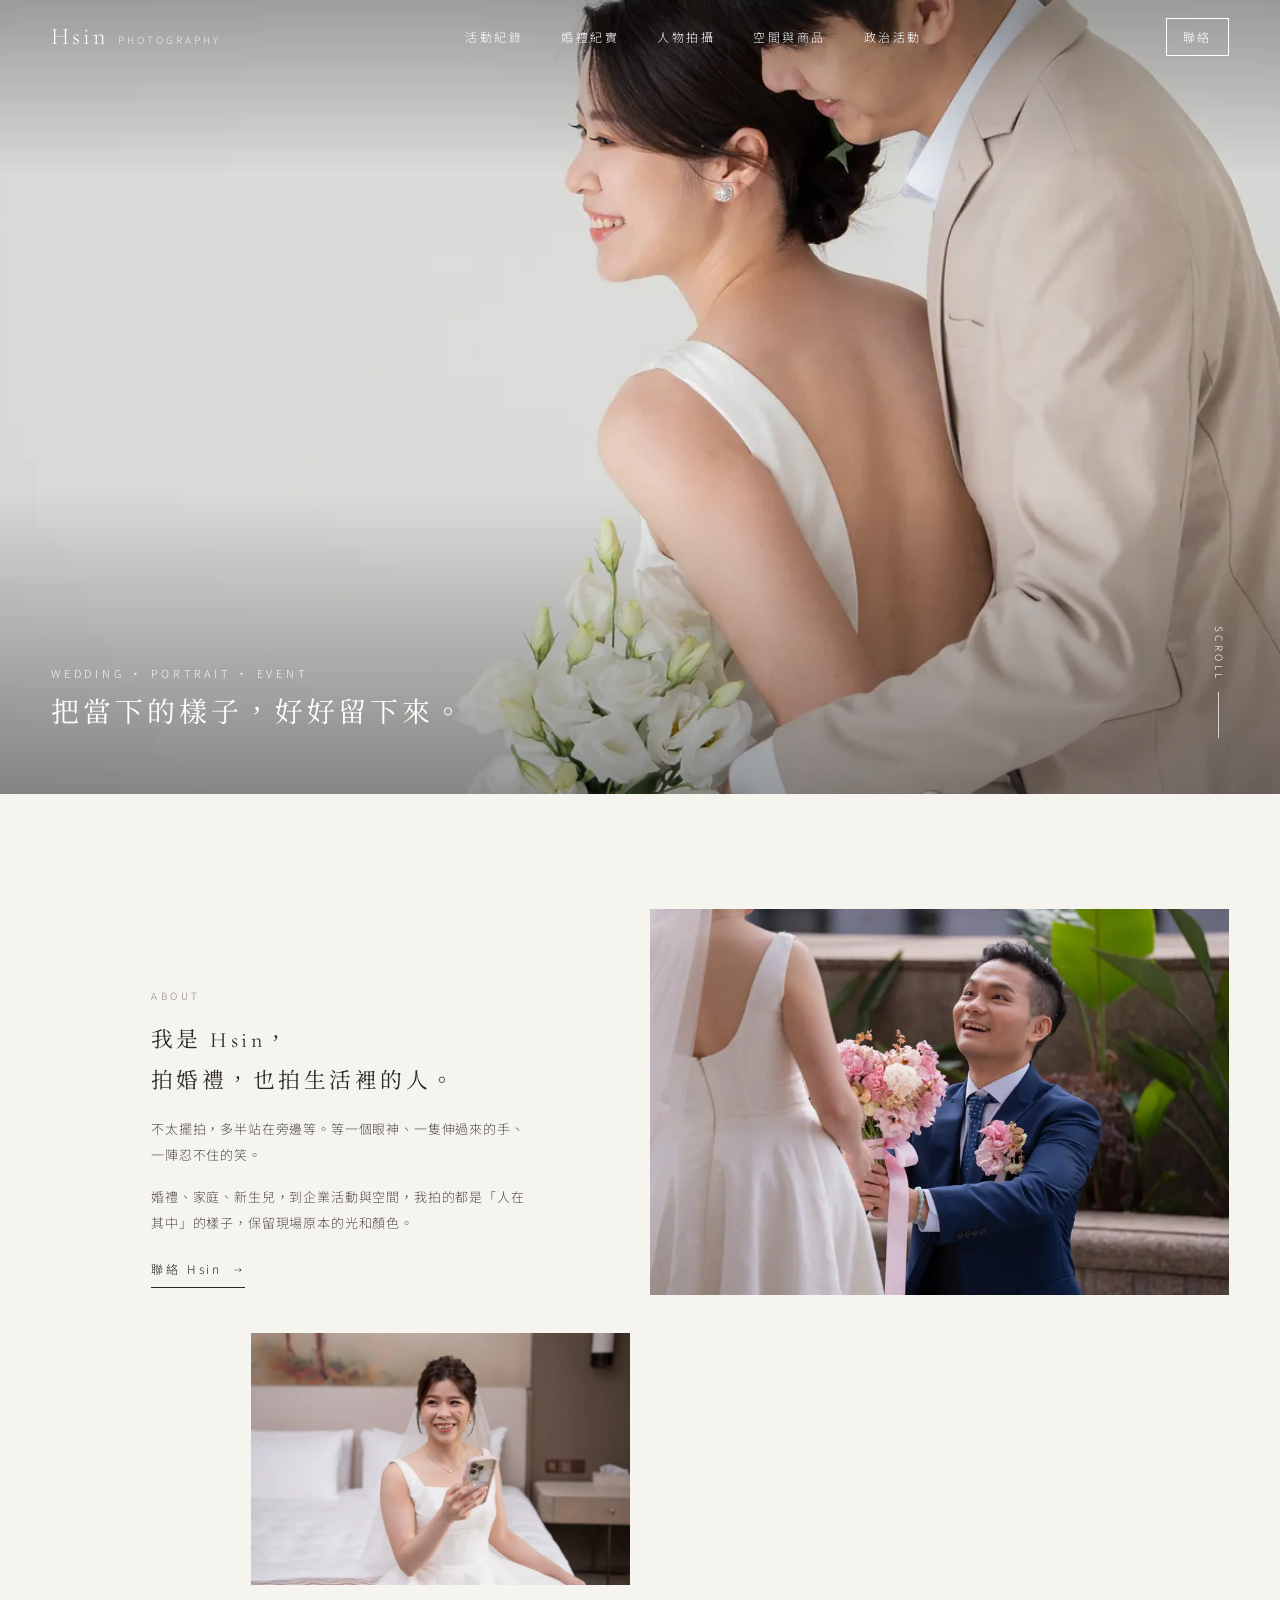
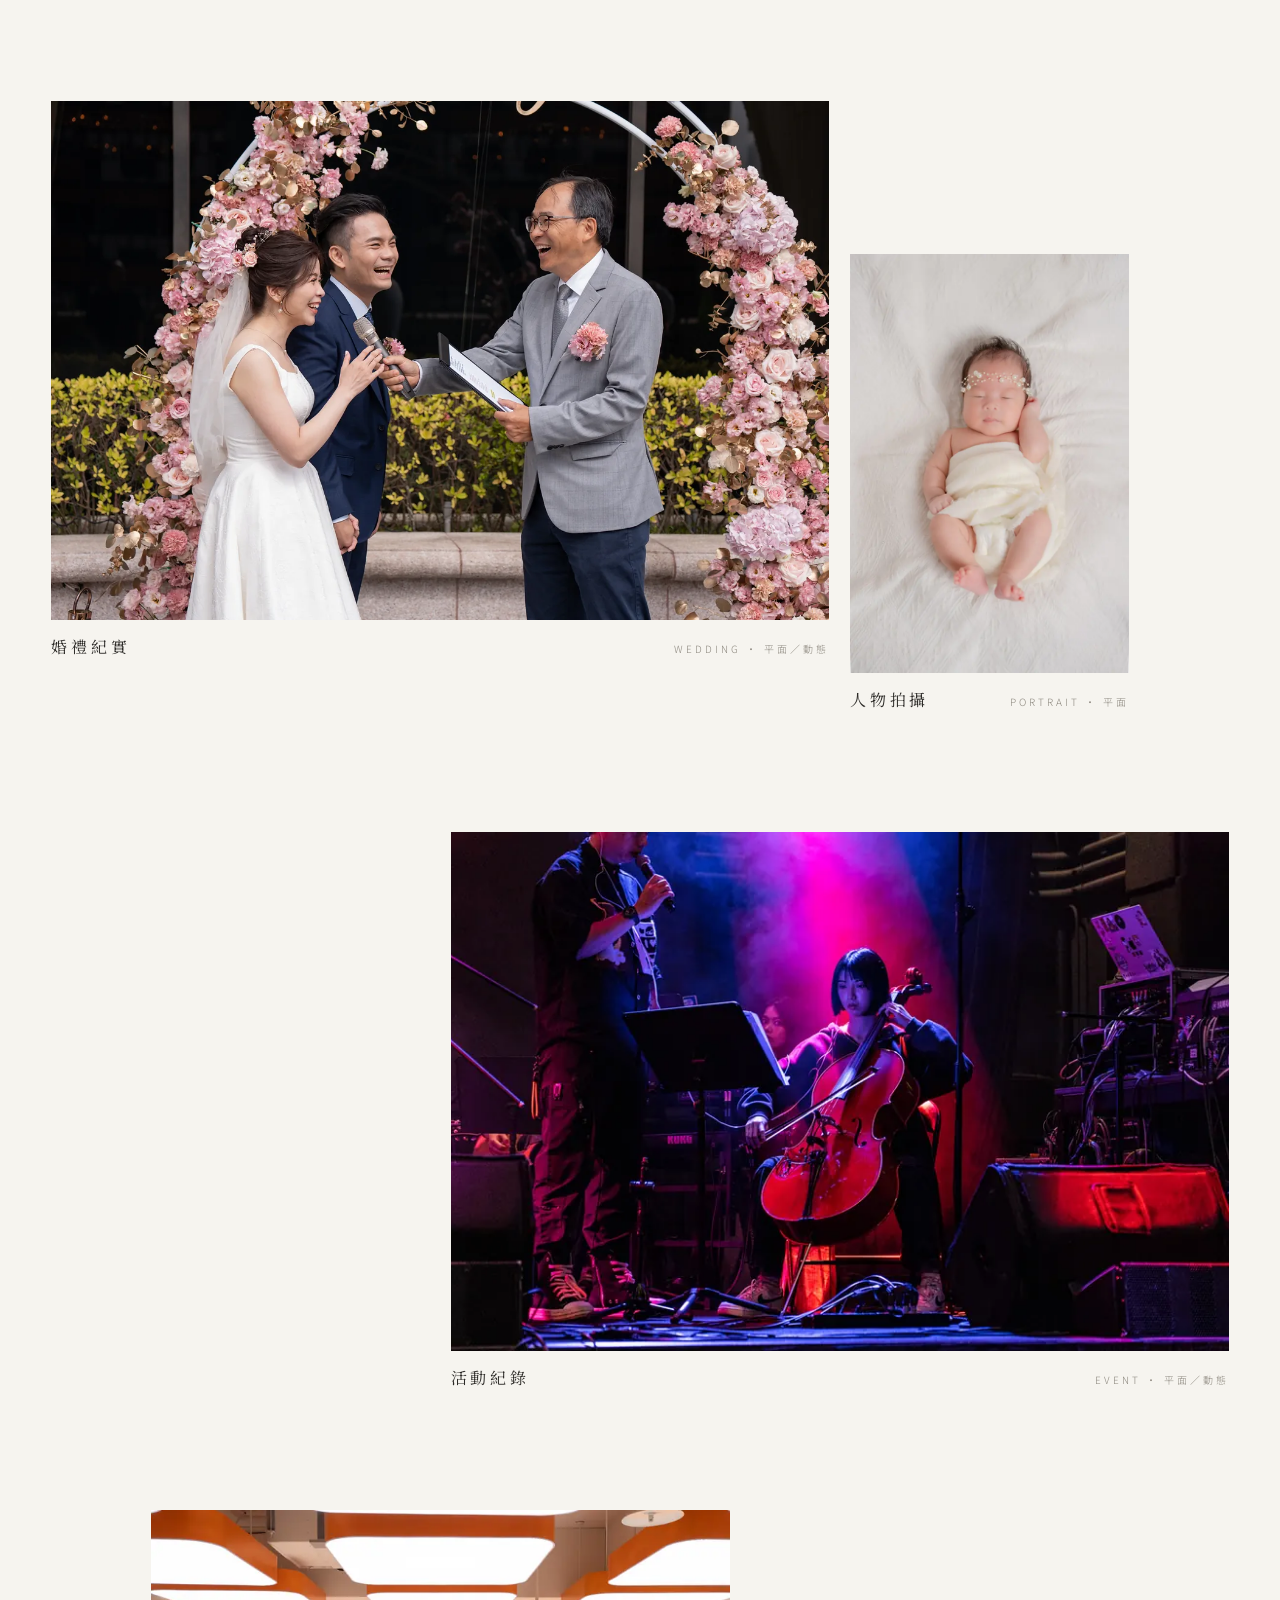
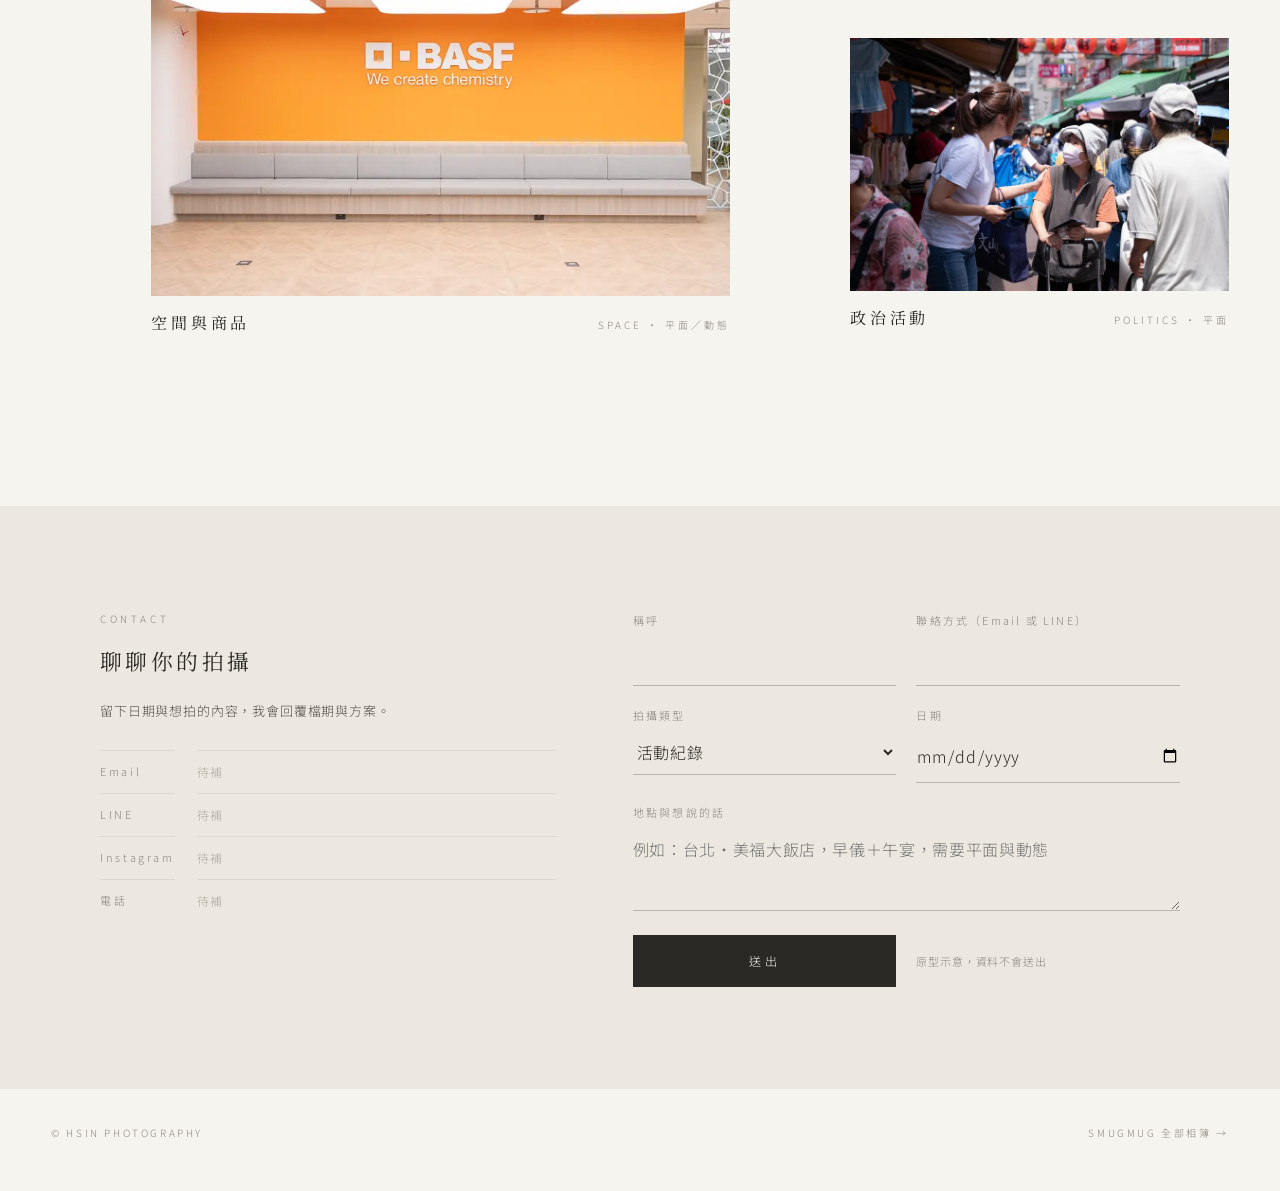
<file: index.html>
<!doctype html>
<html lang="zh-Hant">
<head>
<meta charset="utf-8">
<meta name="viewport" content="width=device-width, initial-scale=1, viewport-fit=cover">
<title>Hsin Photography｜婚禮・人物・活動紀實</title>
<meta name="description" content="Hsin 的攝影作品集：活動紀錄、婚禮紀實、人物拍攝、空間與商品、政治活動。">
<meta name="robots" content="noindex">
<link rel="preconnect" href="https://fonts.googleapis.com">
<link rel="preconnect" href="https://fonts.gstatic.com" crossorigin>
<link href="https://fonts.googleapis.com/css2?family=Cormorant+Garamond:wght@400;500&family=Noto+Sans+TC:wght@300;400&family=Noto+Serif+TC:wght@300;400&display=swap" rel="stylesheet">
<link rel="stylesheet" href="css/style.css">
</head>
<body data-page="home">

<!-- 大圖跑馬燈 -->
<section class="hero">
  <div class="slide" data-src="meifu:20" data-src-m="bridal:4" data-pos="50% 35%" data-alt="證婚花拱前相視而笑的新人"></div>
  <div class="slide" data-src="bridal:3" data-src-m="bridal:0" data-pos="50% 40%" data-alt="婚紗側拍"></div>
  <div class="slide" data-src="meifu:8" data-src-m="newborn:3" data-pos="50% 30%" data-alt="拜別時父母看著新娘"></div>
  <div class="slide" data-src="concert:1" data-src-m="concert:6" data-pos="50% 30%" data-alt="音樂會現場"></div>
  <div class="hero-cap">
    <div class="kicker">WEDDING ・ PORTRAIT ・ EVENT</div>
    <h1>把當下的樣子，好好留下來。</h1>
  </div>
  <div class="hero-scroll">SCROLL</div>
</section>

<main class="wrap">

  <!-- 攝影師自介 -->
  <div id="about" class="row">
    <div class="txt rv" style="--c:2/6; --mt:6vw">
      <span class="label">ABOUT</span>
      <h2>我是 Hsin，<br>拍婚禮，也拍生活裡的人。</h2>
      <p>不太擺拍，多半站在旁邊等。等一個眼神、一隻伸過來的手、一陣忍不住的笑。</p>
      <p>婚禮、家庭、新生兒，到企業活動與空間，我拍的都是「人在其中」的樣子，保留現場原本的光和顏色。</p>
      <a class="more" href="#inquiry">聯絡 Hsin</a>
    </div>
    <figure class="ph rv" data-src="meifu:15" data-alt="新郎望向新娘的笑容" style="--c:7/13; --mc:2/7"></figure>
  </div>
  <div class="row" style="--gap:clamp(20px,3vw,40px); --mgap:28px">
    <figure class="ph rv" data-src="meifu:7" data-alt="準備中的新娘看著手機笑了" data-sizes="(max-width:760px) 70vw, 34vw" style="--c:3/7; --mt:-9vw; --mc:1/5"></figure>
  </div>

  <!-- 分類入口 -->
  <div id="works" class="row">
    <a class="work rv" href="wedding.html" style="--c:1/9">
      <figure class="ph" data-src="meifu:17" data-alt="戶外花拱下的證婚儀式" data-sizes="(max-width:760px) 100vw, 66vw"></figure>
      <div class="cat-cap"><b>婚禮紀實</b><span>WEDDING ・ 平面／動態</span></div>
    </a>
    <a class="work rv" href="portrait.html" style="--c:9/12; --mt:12vw; --mc:3/7; --d:.12s">
      <figure class="ph p" data-src="newborn:3" data-alt="熟睡的新生兒" data-sizes="(max-width:760px) 66vw, 24vw"></figure>
      <div class="cat-cap"><b>人物拍攝</b><span>PORTRAIT ・ 平面</span></div>
    </a>
  </div>
  <div class="row">
    <a class="work rv" href="activity.html" style="--c:5/13; --mc:1/6">
      <figure class="ph" data-src="concert:0" data-alt="音樂會舞台" data-sizes="(max-width:760px) 82vw, 62vw"></figure>
      <div class="cat-cap"><b>活動紀錄</b><span>EVENT ・ 平面／動態</span></div>
    </a>
  </div>
  <div class="row">
    <a class="work rv" href="space.html" style="--c:2/8; --mc:2/7">
      <figure class="ph" data-src="basf:0" data-alt="辦公室公共空間" data-sizes="(max-width:760px) 82vw, 48vw"></figure>
      <div class="cat-cap"><b>空間與商品</b><span>SPACE ・ 平面／動態</span></div>
    </a>
    <a class="work rv" href="politics.html" style="--c:9/13; --mt:10vw; --mc:1/5; --d:.12s">
      <figure class="ph" data-src="market:0" data-alt="市場拜票現場" data-sizes="(max-width:760px) 66vw, 32vw"></figure>
      <div class="cat-cap"><b>政治活動</b><span>POLITICS ・ 平面</span></div>
    </a>
  </div>

</main>

<!-- 聯絡 -->
<section id="inquiry" class="inquiry">
  <div class="inquiry-in">
    <div class="rv">
      <span class="label">CONTACT</span>
      <h2 class="h2">聊聊你的拍攝</h2>
      <p style="font-size:13px;color:#55514b">留下日期與想拍的內容，我會回覆檔期與方案。</p>
      <div data-contact-list></div>
    </div>
    <div class="rv" style="--d:.12s">
      <form class="ask">
        <label>稱呼<input name="name" required autocomplete="name"></label>
        <label>聯絡方式（Email 或 LINE）<input name="contact" required></label>
        <label>拍攝類型
          <select name="type">
            <option>活動紀錄</option><option>婚禮紀實</option><option>人物拍攝</option><option>空間與商品</option><option>政治活動</option>
          </select>
        </label>
        <label>日期<input name="date" type="date"></label>
        <label class="full">地點與想說的話<textarea name="msg" placeholder="例如：台北・美福大飯店，早儀＋午宴，需要平面與動態"></textarea></label>
        <input class="hp" name="_gotcha" tabindex="-1" autocomplete="off" aria-hidden="true">
        <button class="btn" type="submit">送出</button>
        <span class="form-note">原型示意，資料不會送出</span>
      </form>
      <div class="sent">
        <h2 class="h2">收到了，謝謝你。</h2>
        <p style="font-size:13px;color:#55514b">（原型示意）正式版會在這裡確認已收到訊息，並說明回覆時間。</p>
      </div>
    </div>
  </div>
</section>

<footer class="site-foot">
  <span>© HSIN PHOTOGRAPHY</span>
  <a href="https://lovemore.smugmug.com/" target="_blank" rel="noopener">SMUGMUG 全部相簿 →</a>
</footer>

<script src="js/meifu.js"></script>
<script src="js/sets.js"></script>
<script src="js/data.js"></script>
<script src="js/pub.js"></script>
<script src="js/app.js"></script>
</body>
</html>
</file>
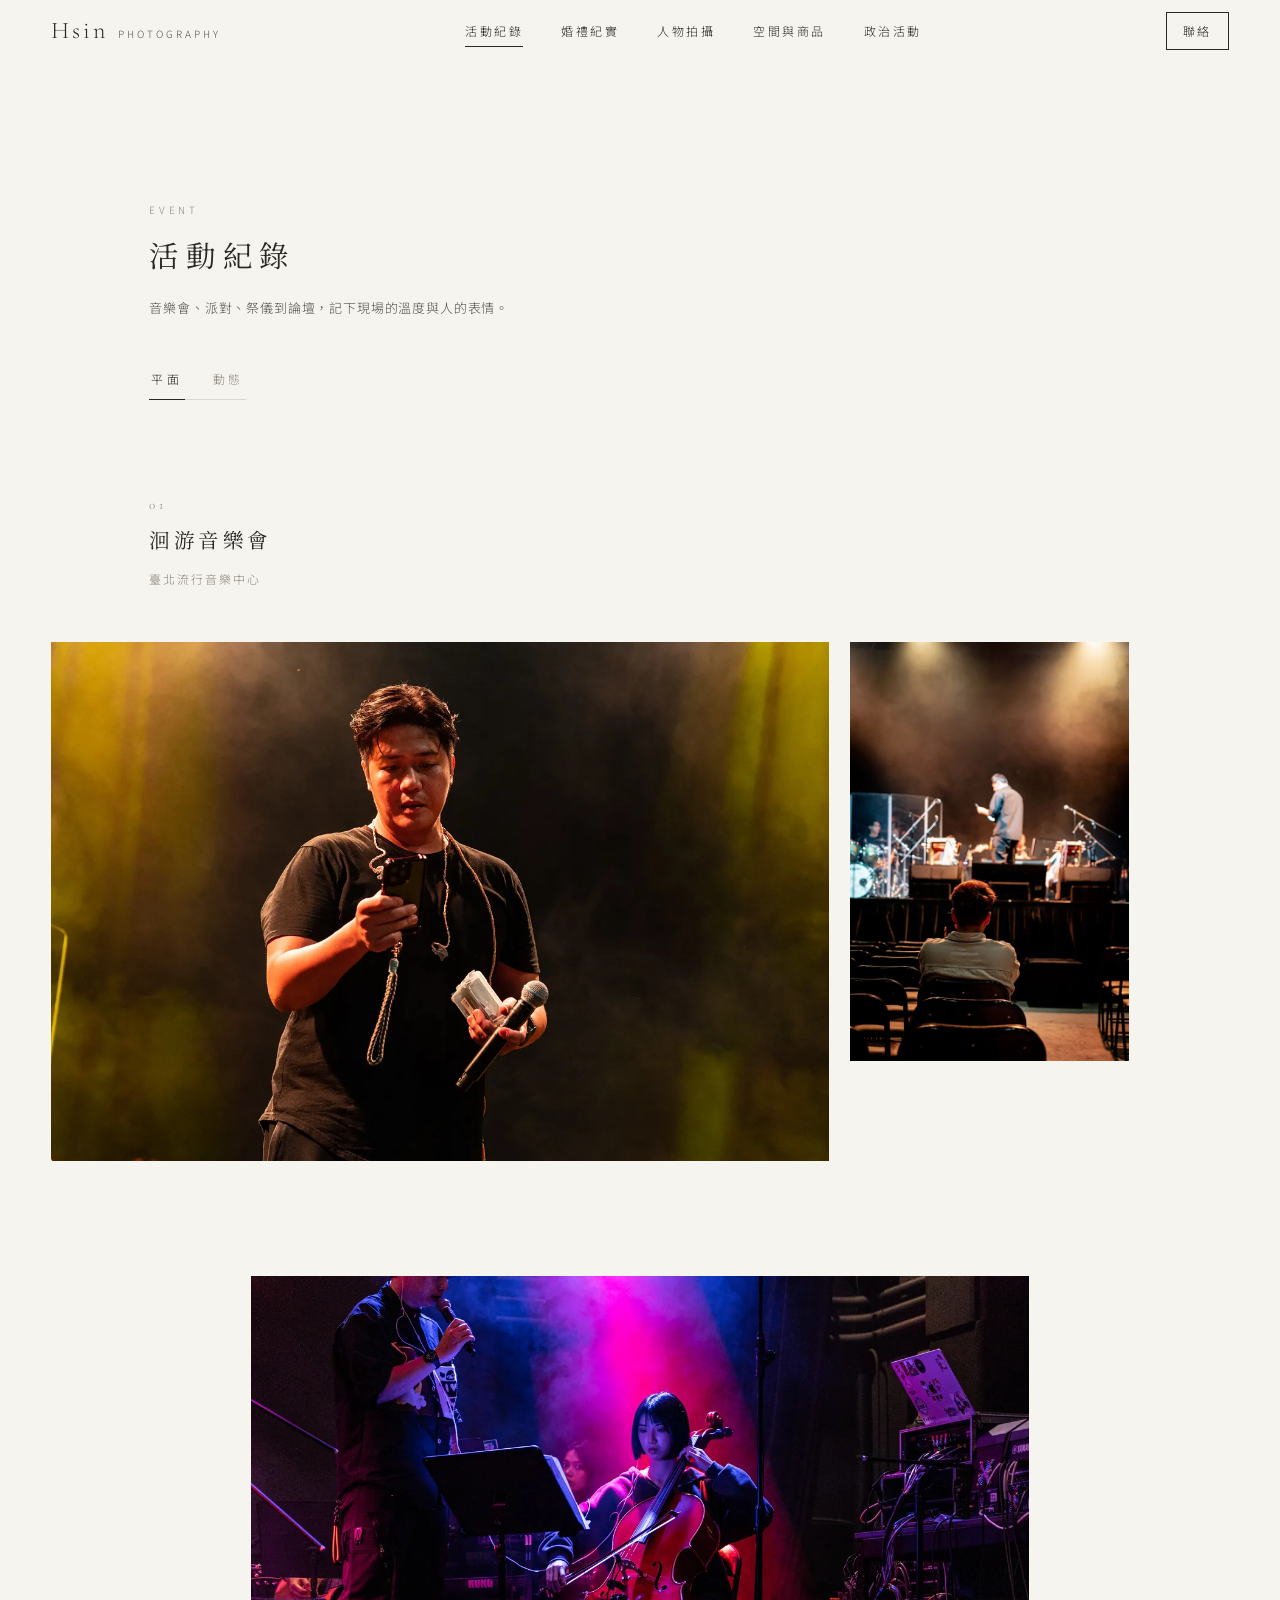
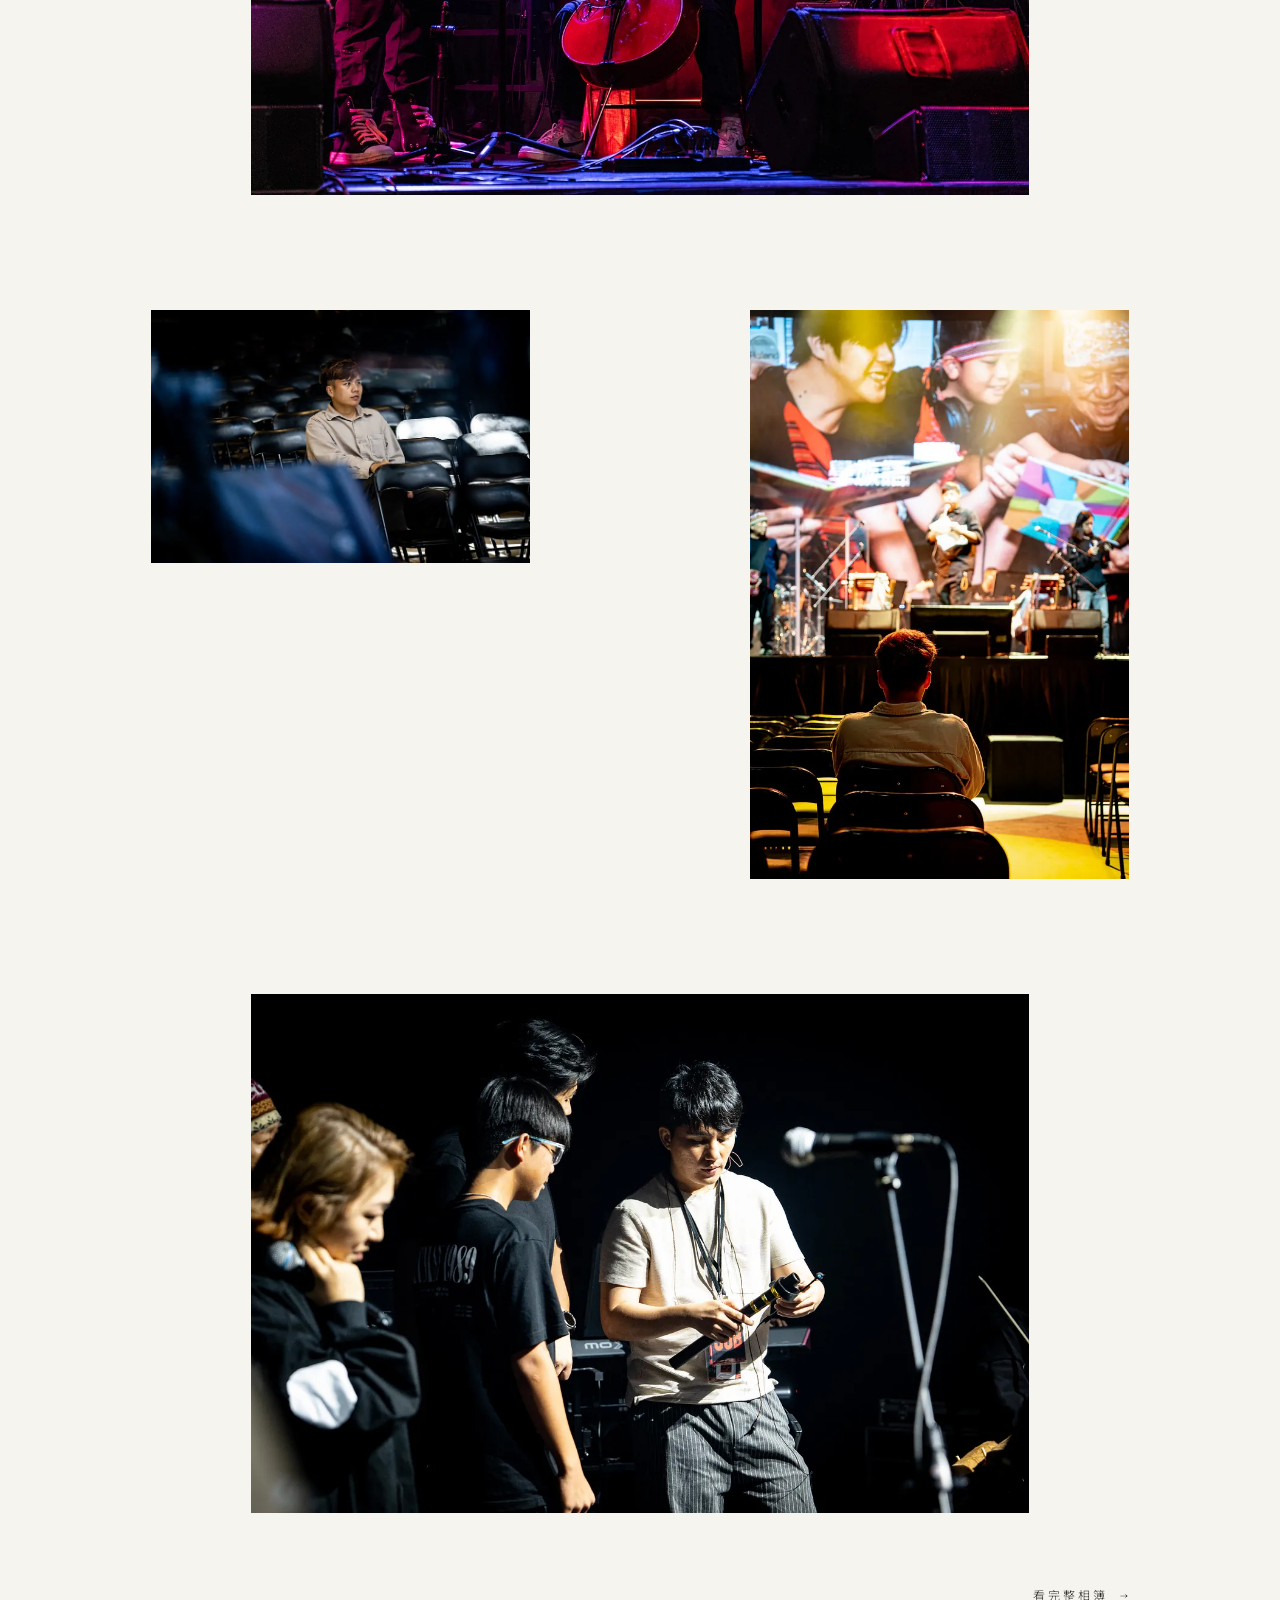
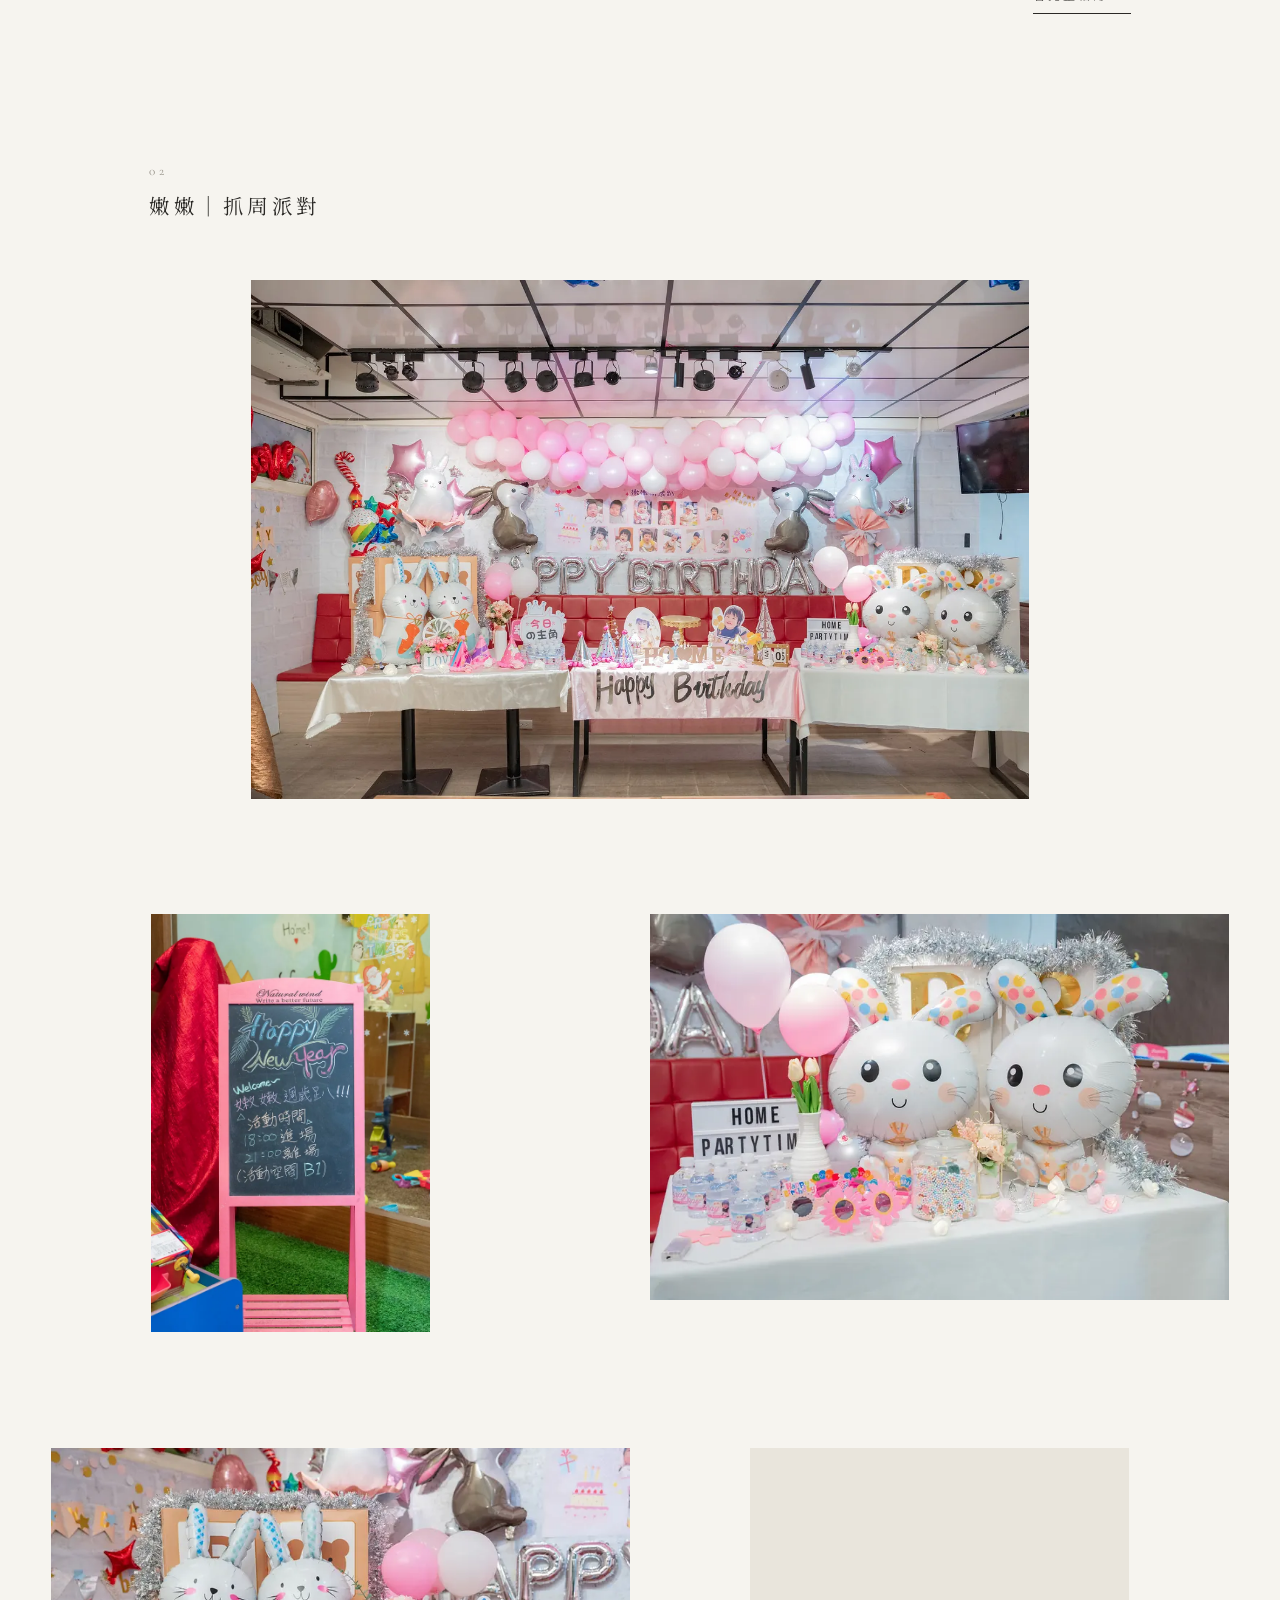
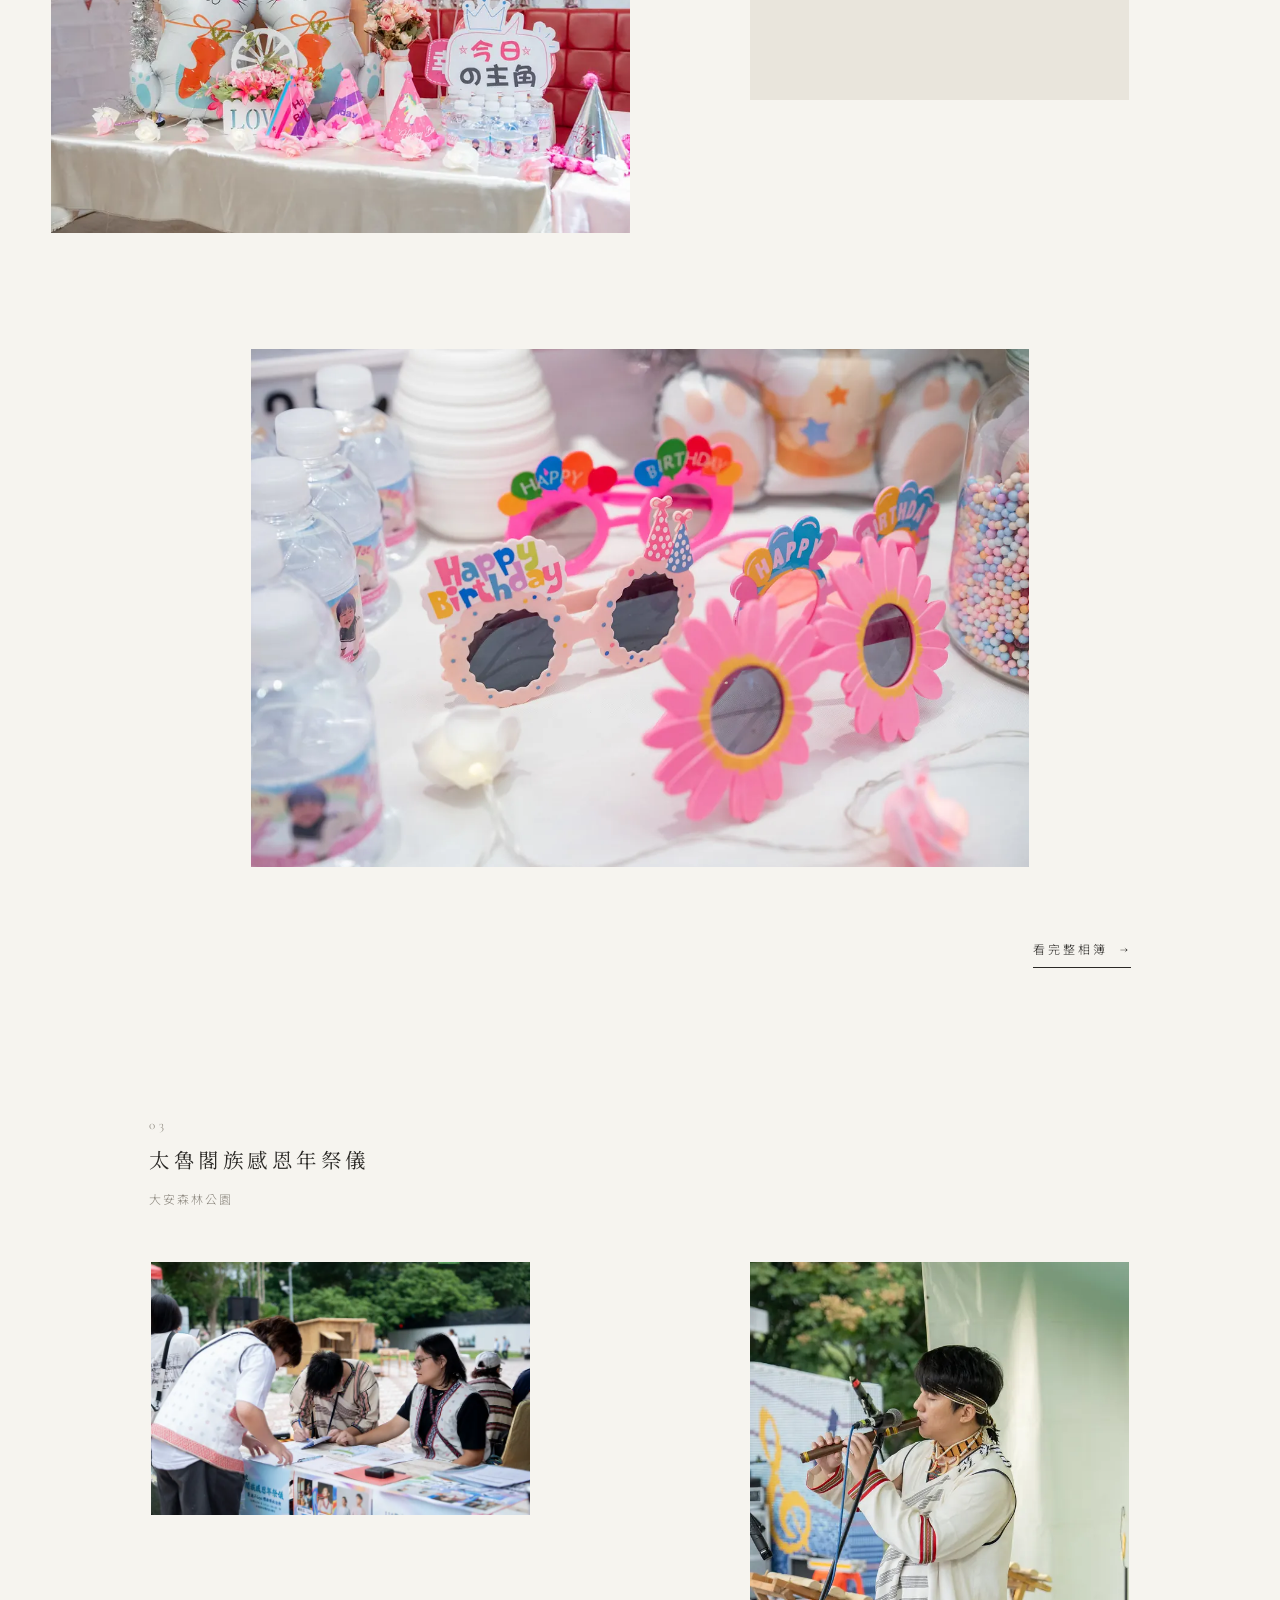
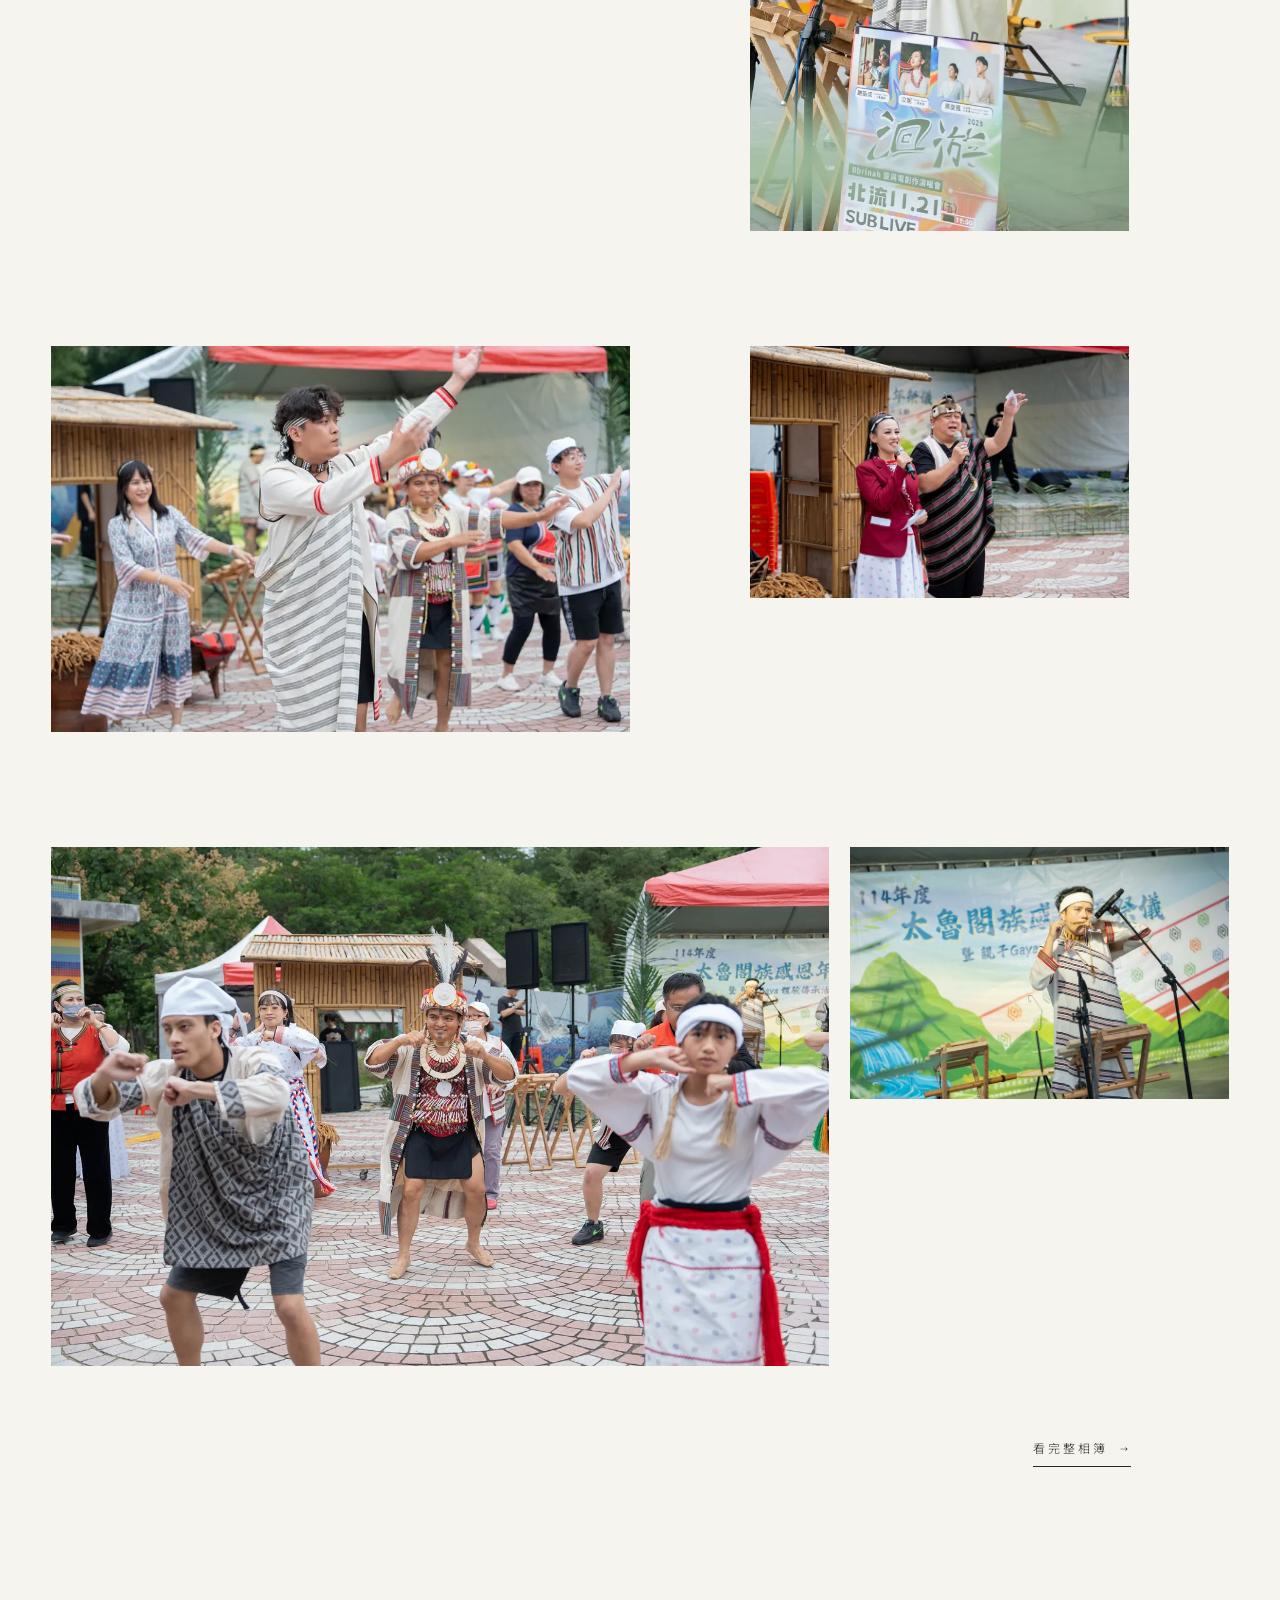
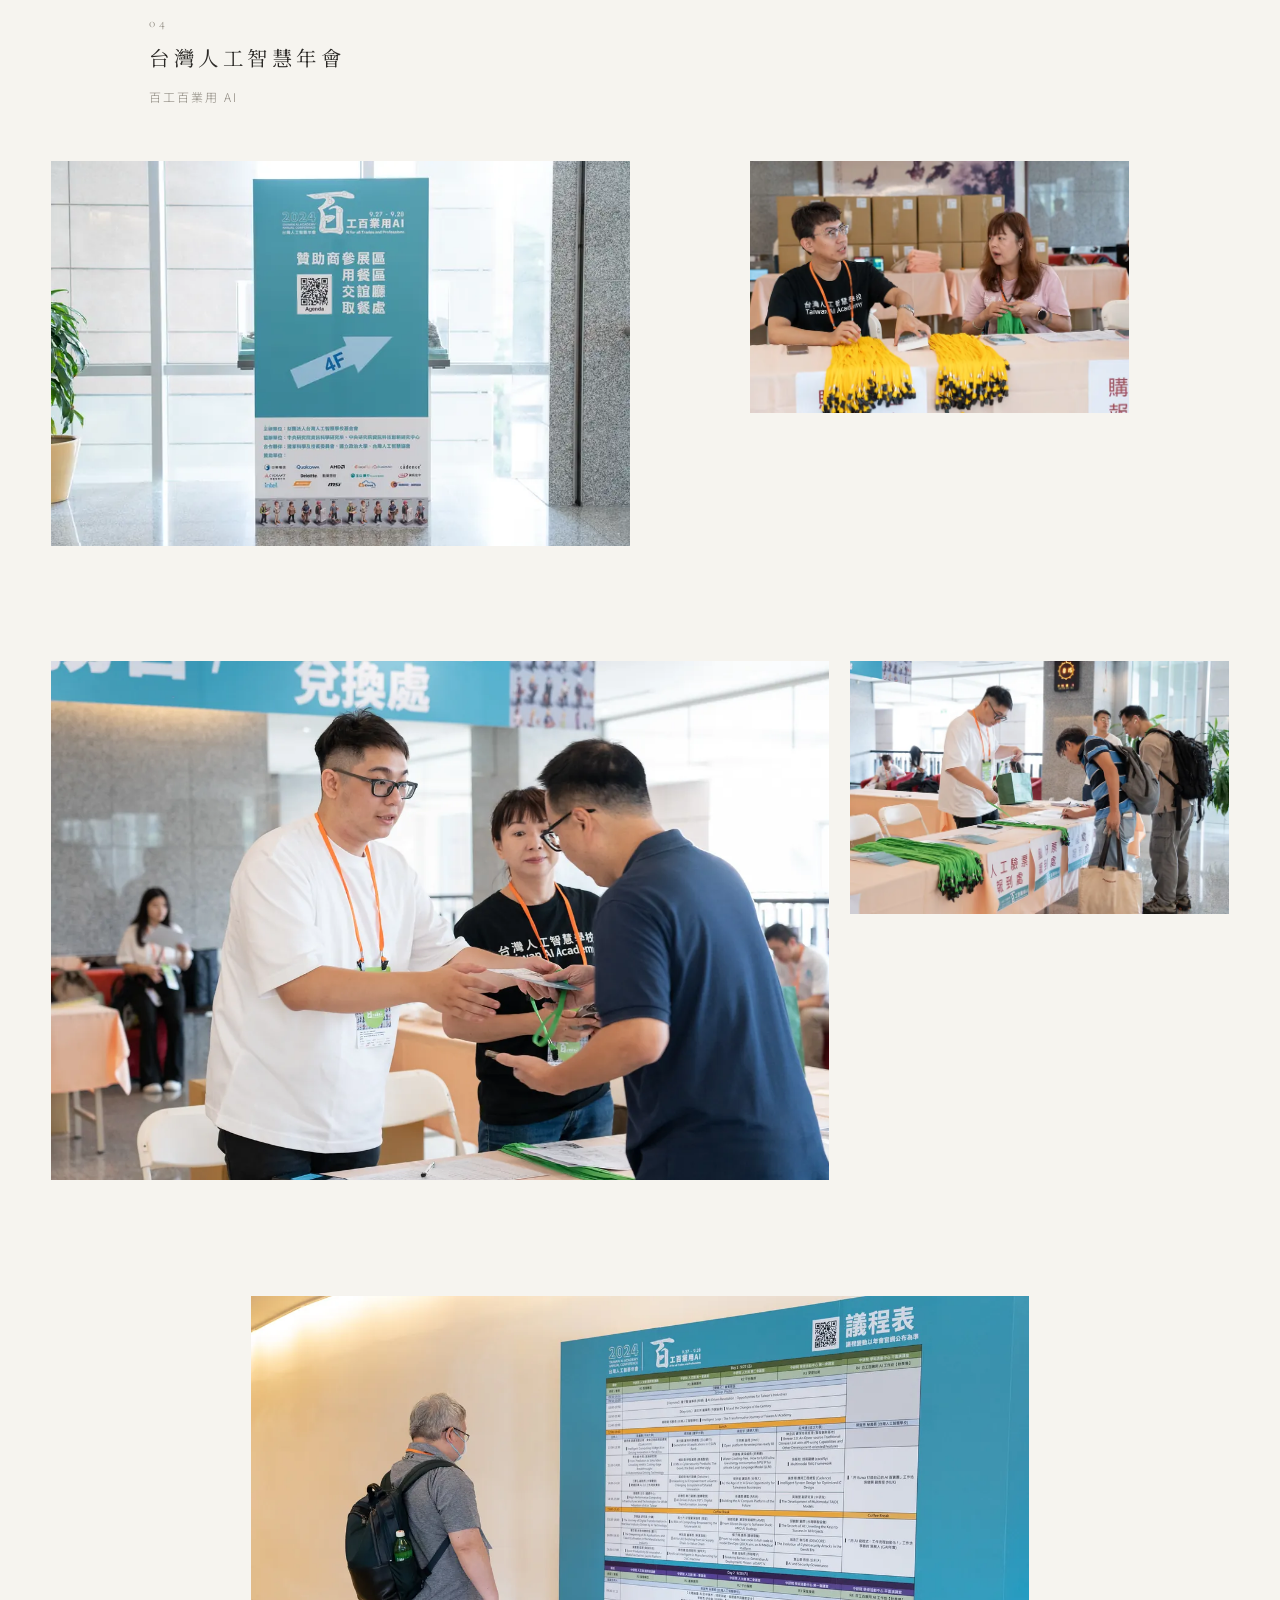
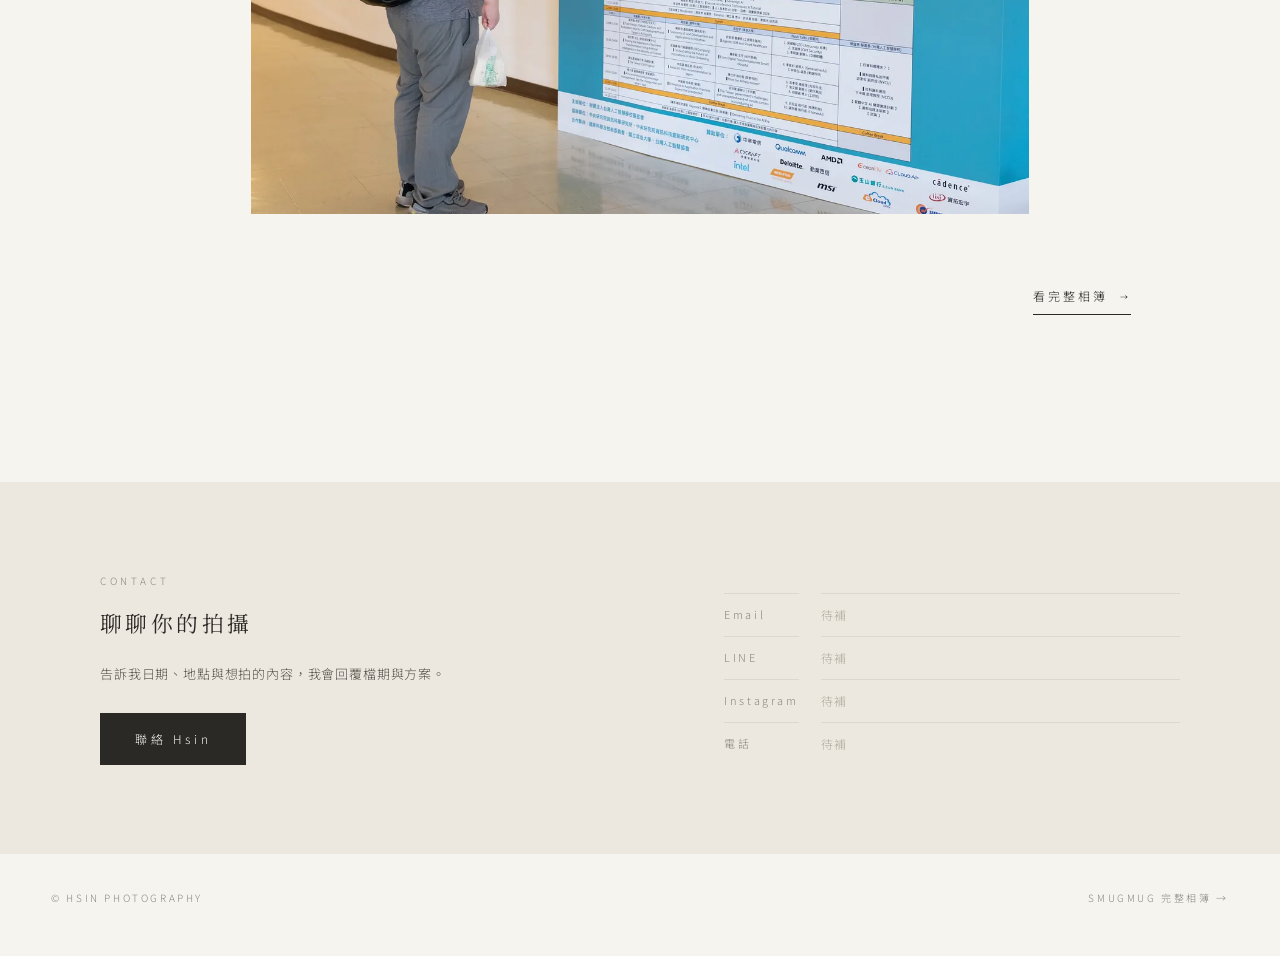
<file: activity.html>
<!doctype html>
<html lang="zh-Hant">
<head>
<meta charset="utf-8">
<meta name="viewport" content="width=device-width, initial-scale=1, viewport-fit=cover">
<title>活動紀錄 — Hsin Photography</title>
<meta name="description" content="Hsin 的活動紀錄作品。">
<meta name="robots" content="noindex">
<link rel="preconnect" href="https://fonts.googleapis.com">
<link rel="preconnect" href="https://fonts.gstatic.com" crossorigin>
<link href="https://fonts.googleapis.com/css2?family=Cormorant+Garamond:wght@400;500&family=Noto+Sans+TC:wght@300;400&family=Noto+Serif+TC:wght@300;400&display=swap" rel="stylesheet">
<link rel="stylesheet" href="css/style.css">
</head>
<body data-page="activity">

<!-- 內容由 js/data.js 的 CATS.activity 產生 -->
<main class="wrap" data-category></main>

<footer class="site-foot">
  <span>© HSIN PHOTOGRAPHY</span>
  <a href="https://lovemore.smugmug.com/Activity" target="_blank" rel="noopener">SMUGMUG 完整相簿 →</a>
</footer>

<script src="js/meifu.js"></script>
<script src="js/sets.js"></script>
<script src="js/data.js"></script>
<script src="js/pub.js"></script>
<script src="js/app.js"></script>
</body>
</html>
</file>
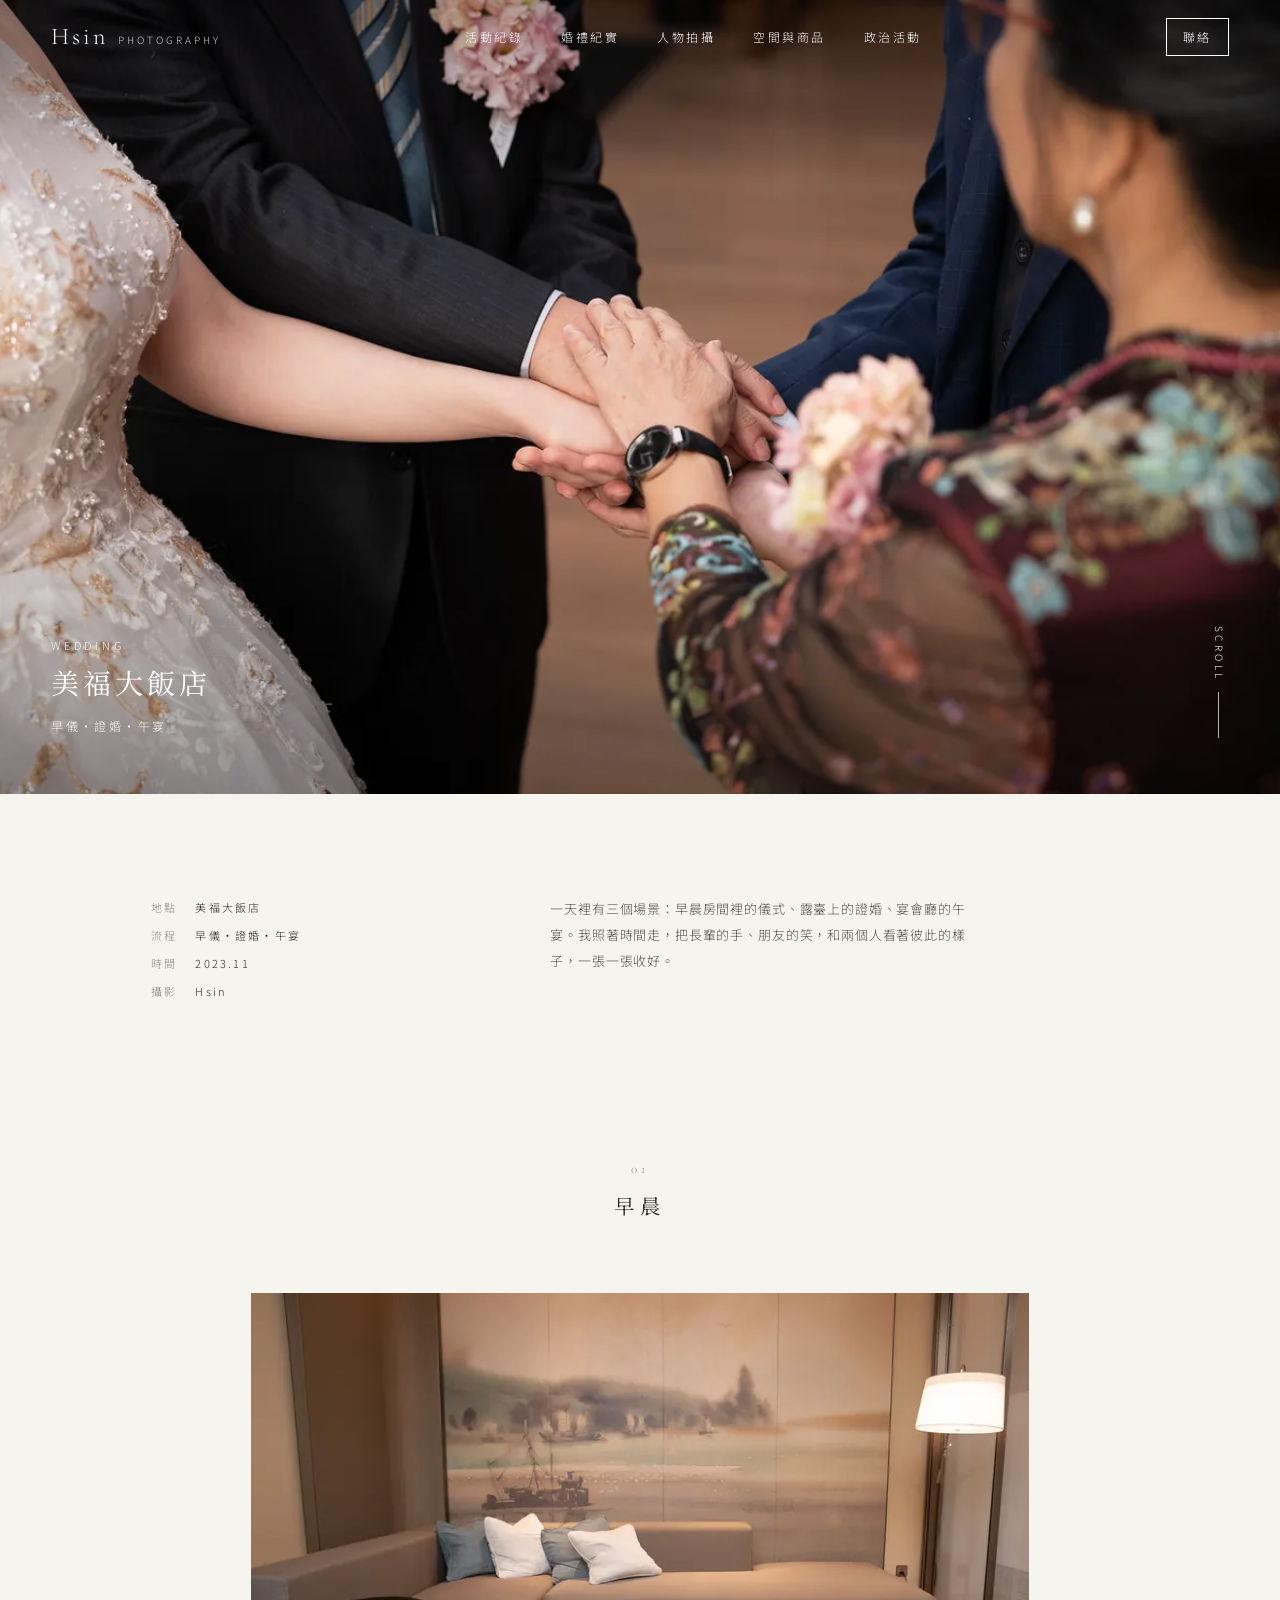
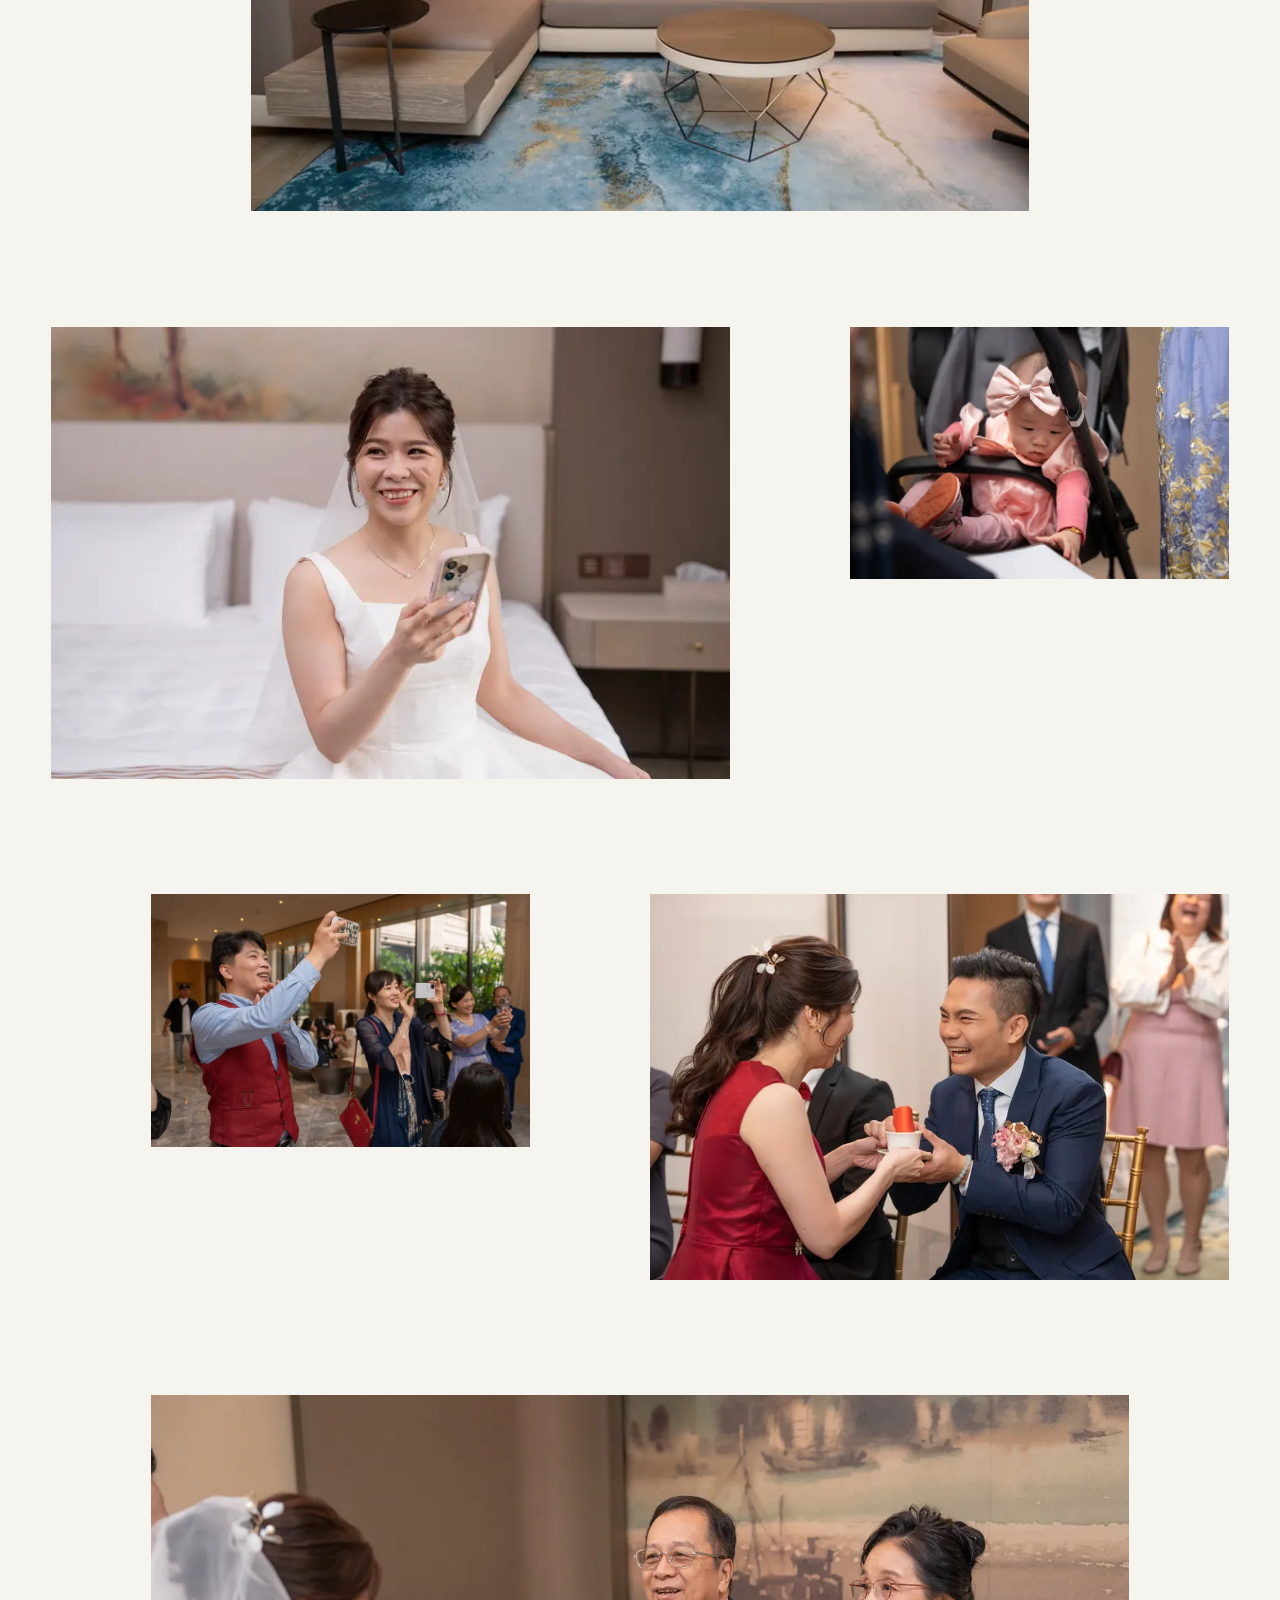
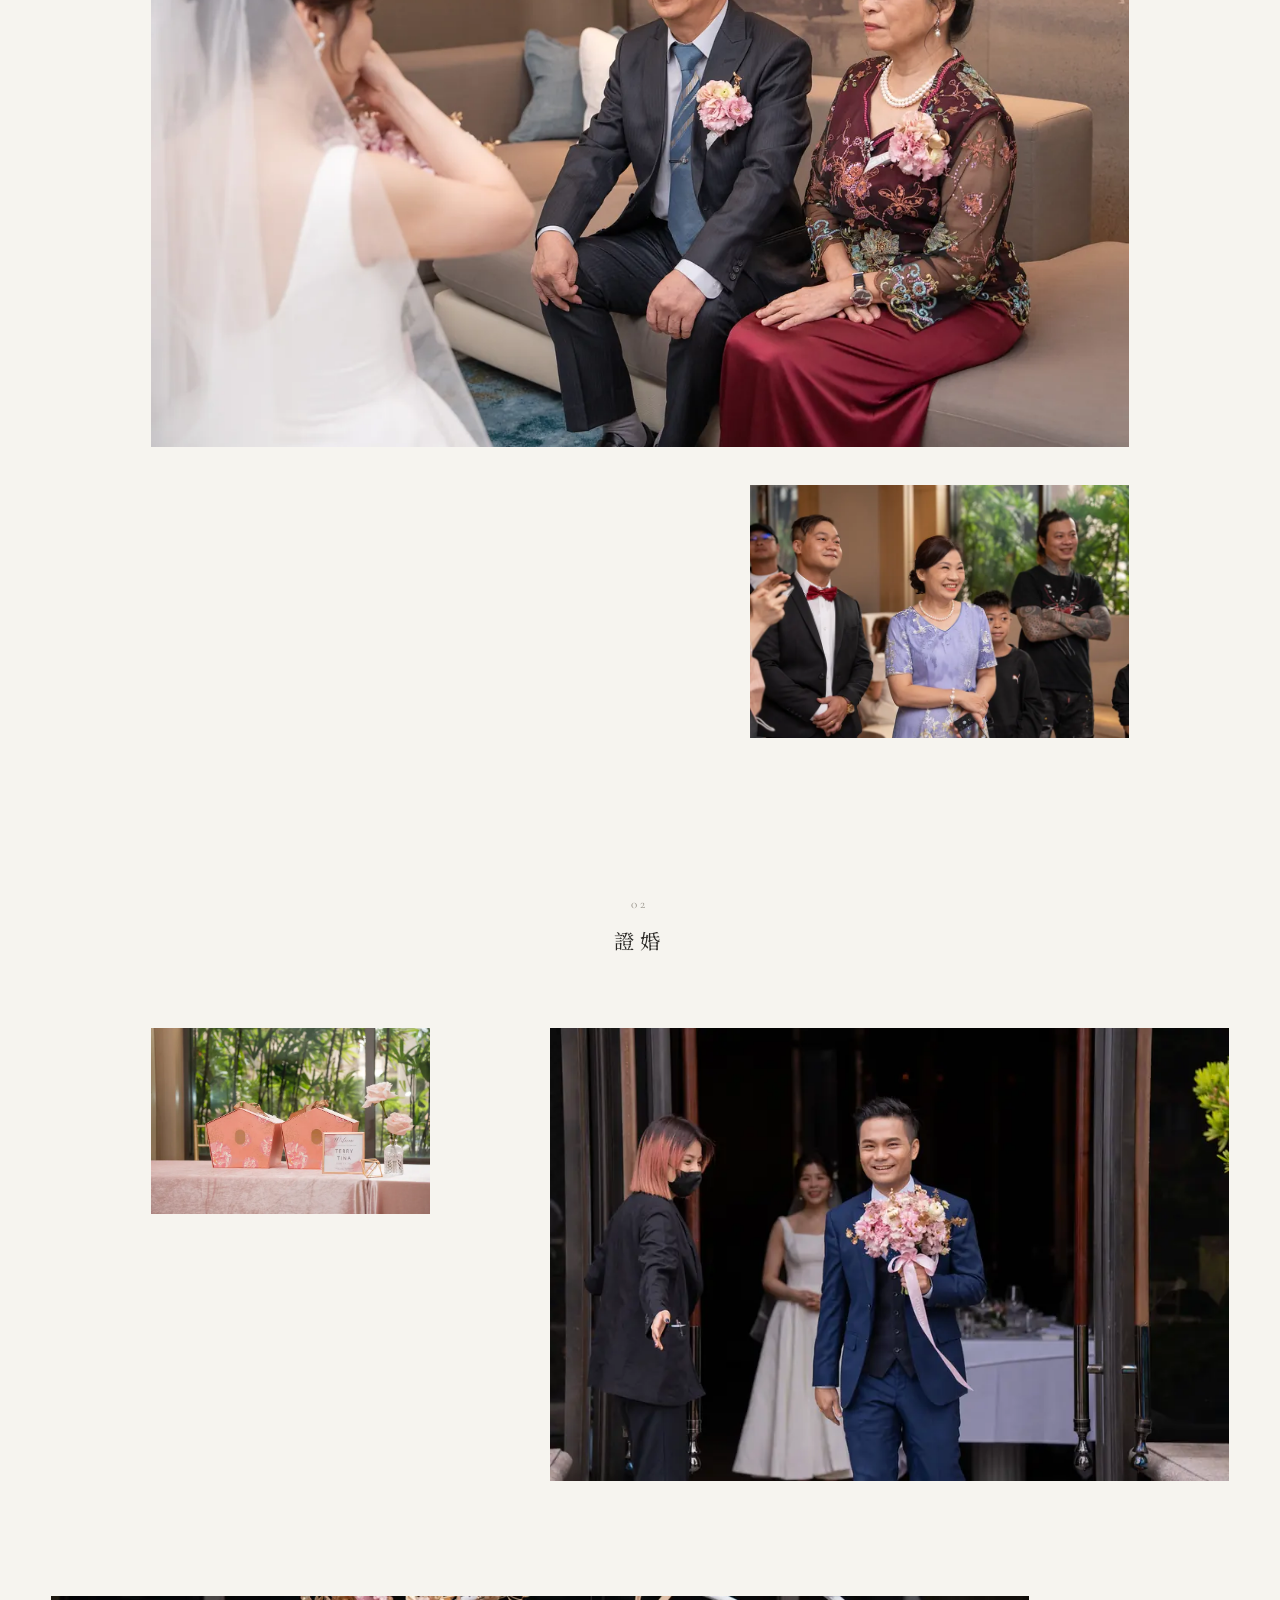
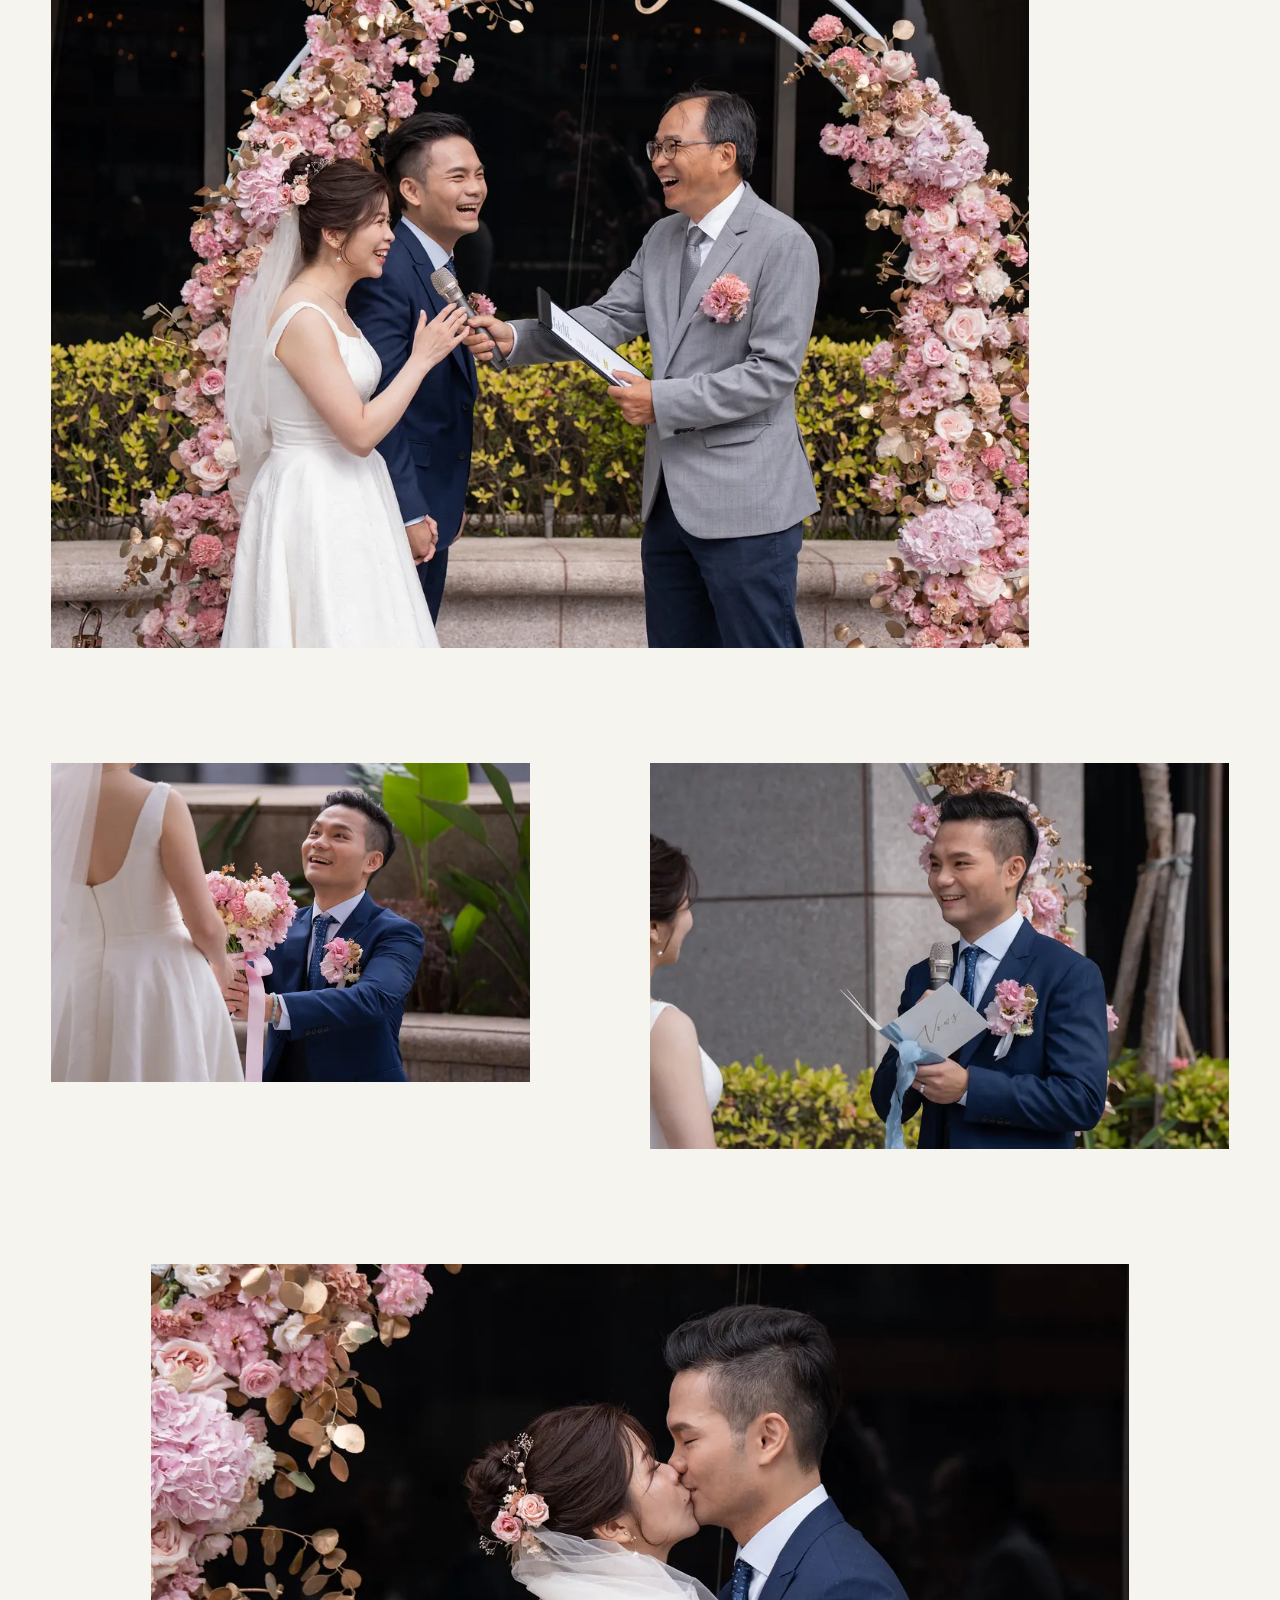
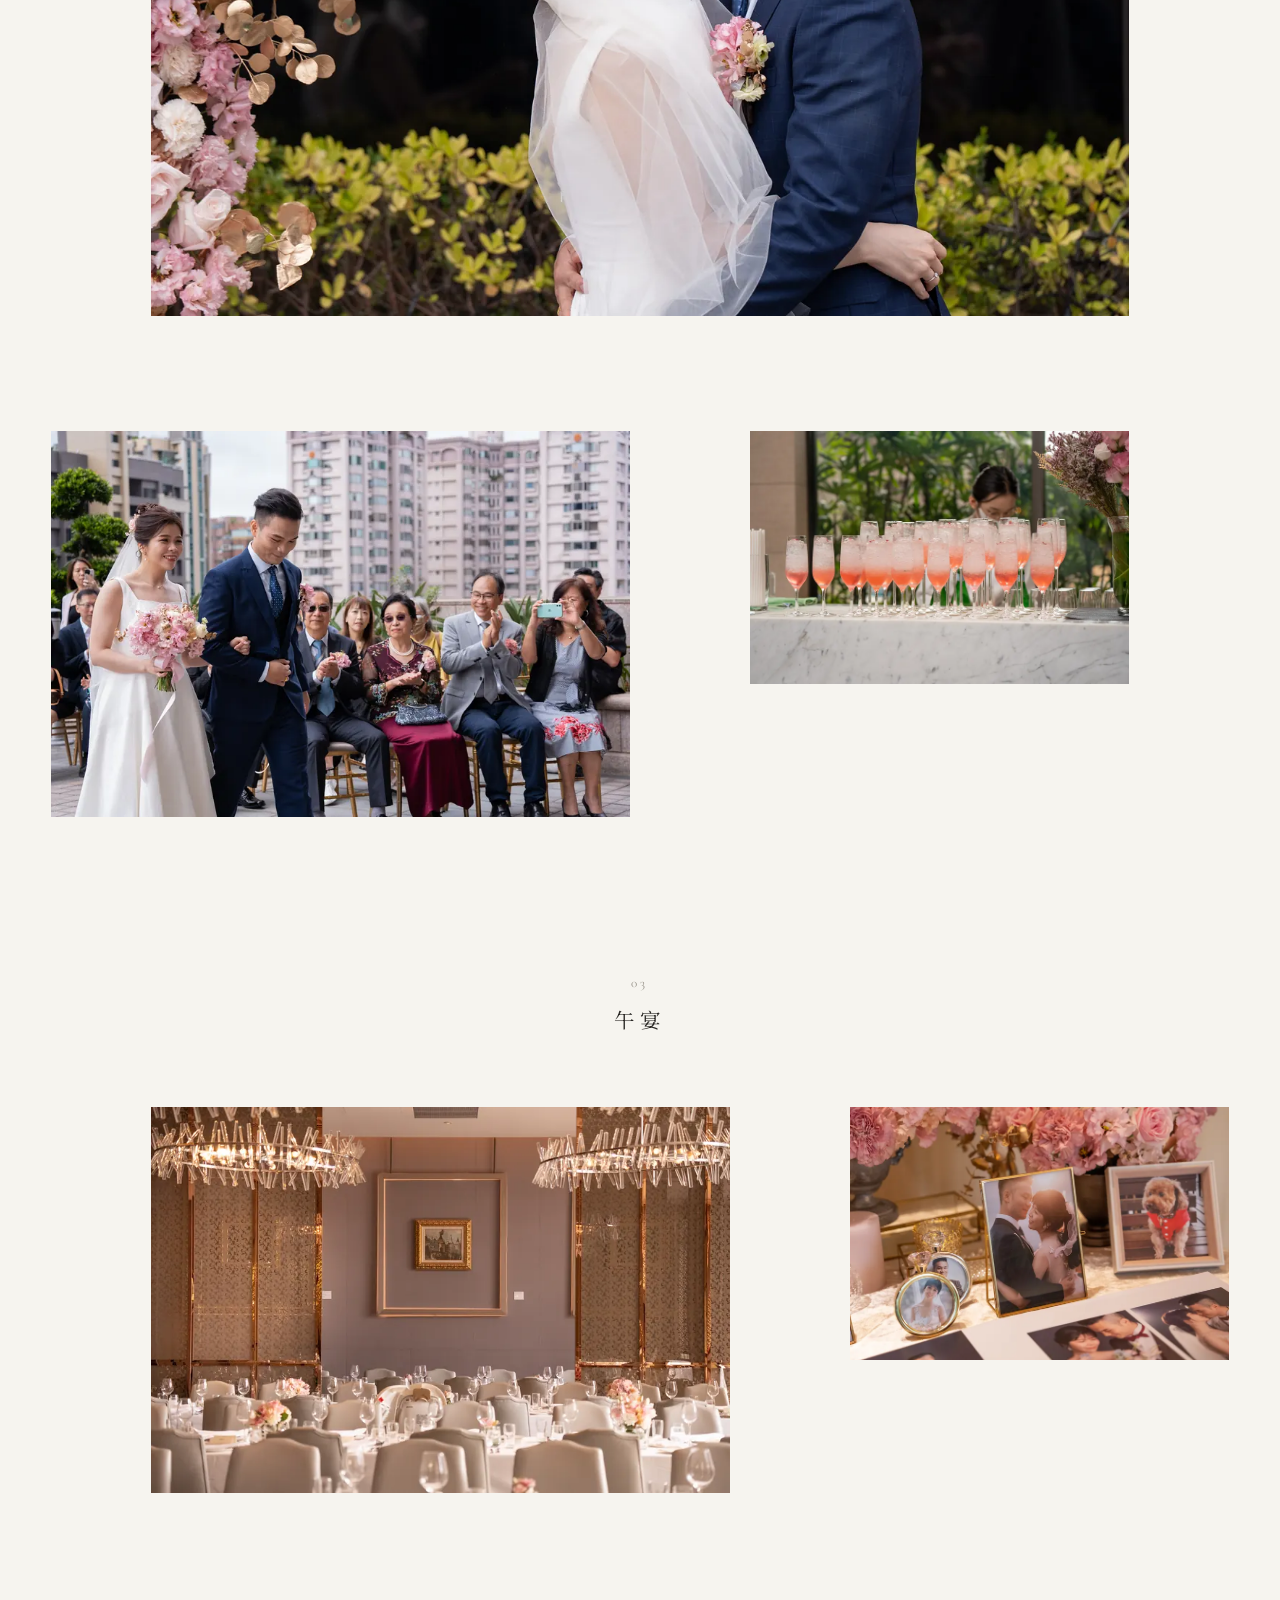
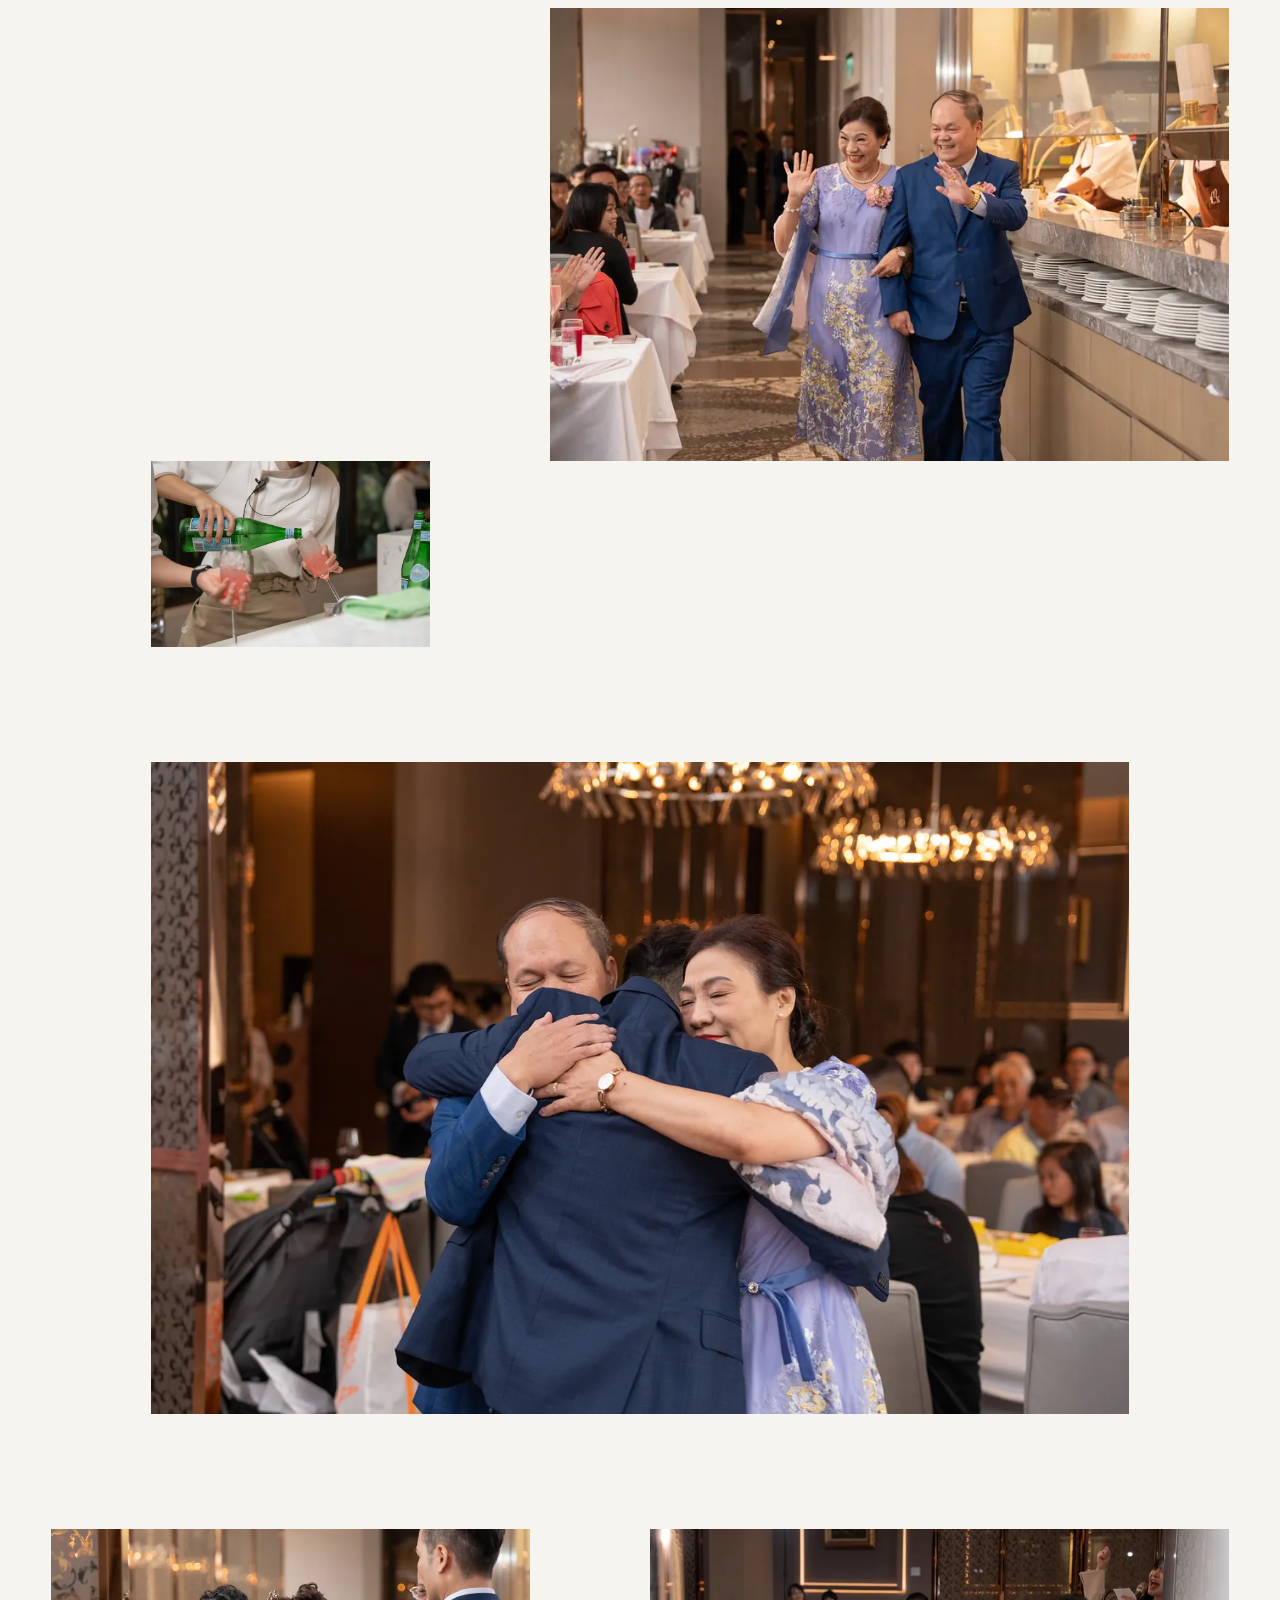
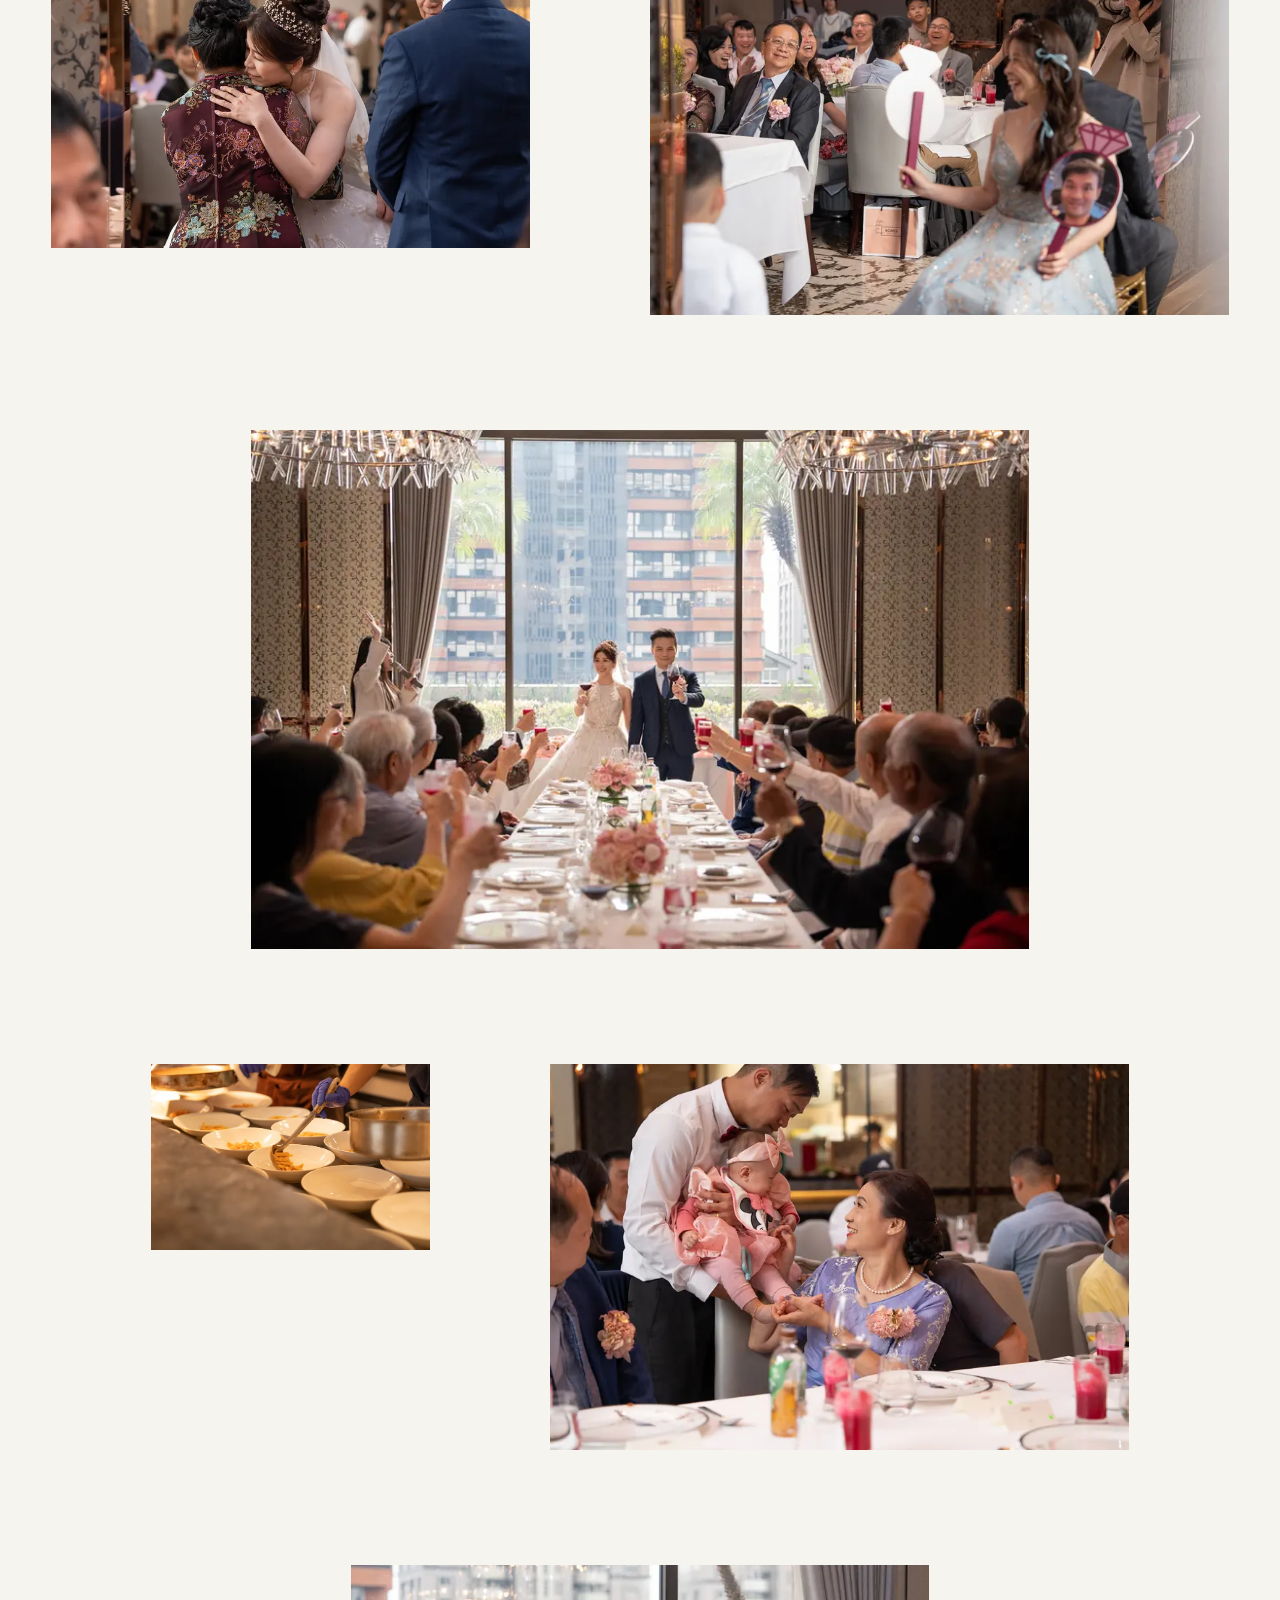
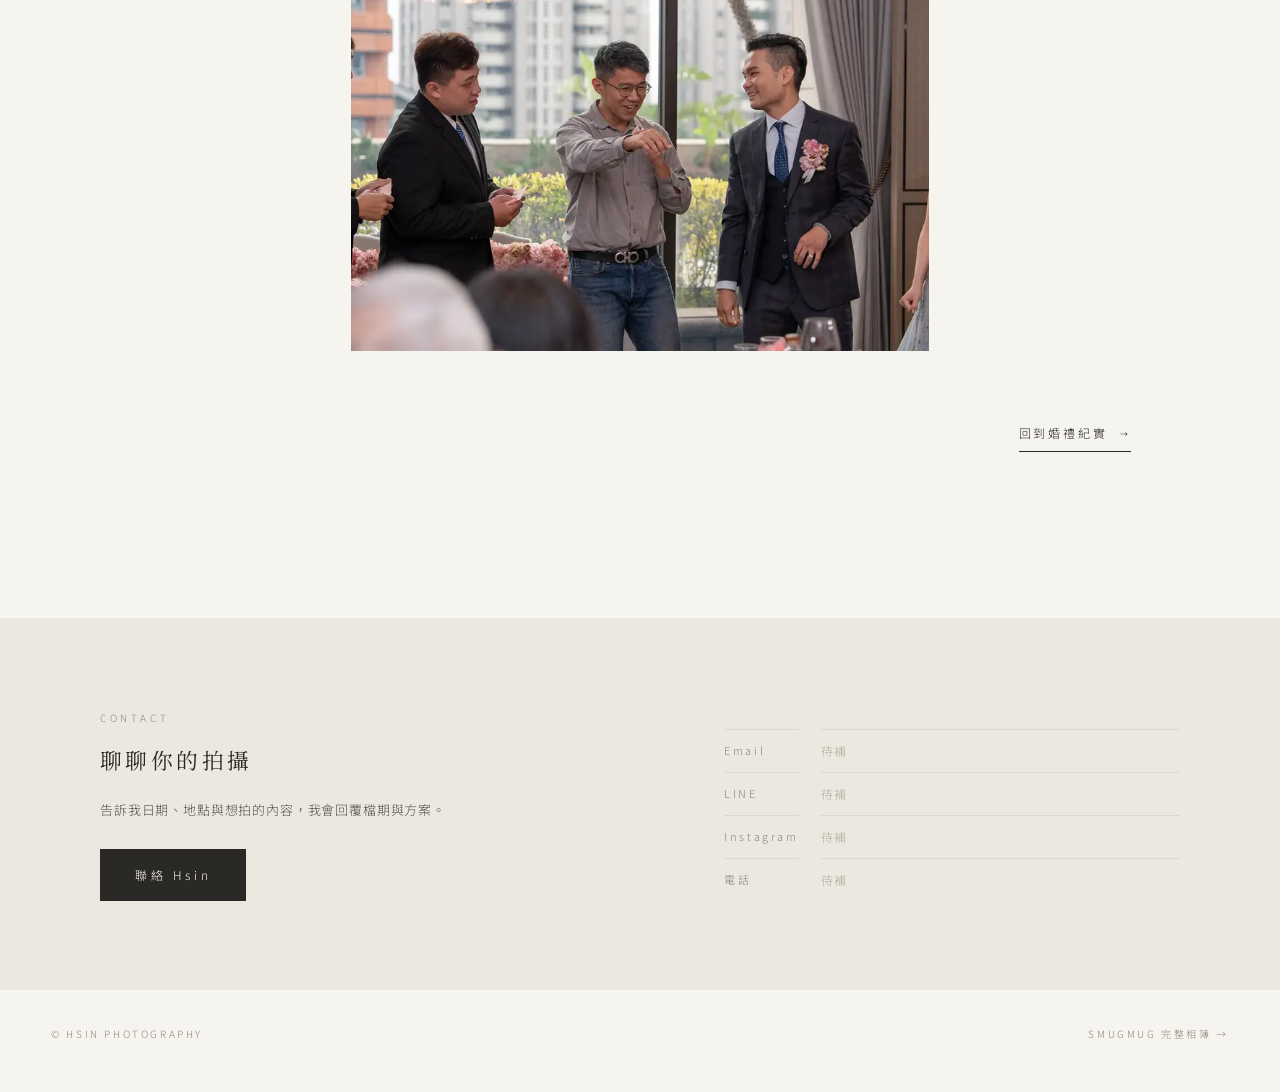
<file: meifu.html>
<!doctype html>
<html lang="zh-Hant">
<head>
<meta charset="utf-8">
<meta name="viewport" content="width=device-width, initial-scale=1, viewport-fit=cover">
<title>美福大飯店｜早儀・證婚・午宴 — Hsin Photography</title>
<meta name="description" content="美福大飯店婚禮紀實：早儀、戶外證婚與午宴。攝影 Hsin。">
<meta name="robots" content="noindex">
<link rel="preconnect" href="https://fonts.googleapis.com">
<link rel="preconnect" href="https://fonts.gstatic.com" crossorigin>
<link href="https://fonts.googleapis.com/css2?family=Cormorant+Garamond:wght@400;500&family=Noto+Sans+TC:wght@300;400&family=Noto+Serif+TC:wght@300;400&display=swap" rel="stylesheet">
<link rel="stylesheet" href="css/style.css">
</head>
<body data-page="meifu">

<section class="hero land">
  <div class="slide" data-src="meifu:30" data-pos="50% 55%" data-alt="交疊在一起的手"></div>
  <div class="hero-cap">
    <div class="kicker">WEDDING</div>
    <h1>美福大飯店</h1>
    <div class="meta">早儀・證婚・午宴</div>
  </div>
  <div class="hero-scroll">SCROLL</div>
</section>

<main class="wrap">

  <div class="case-intro">
    <div class="facts rv">
      <dl>
        <dt>地點</dt><dd>美福大飯店</dd>
        <dt>流程</dt><dd>早儀・證婚・午宴</dd>
        <dt>時間</dt><dd>2023.11</dd>
        <dt>攝影</dt><dd>Hsin</dd>
      </dl>
    </div>
    <div class="txt rv" style="--d:.12s">
      <p>一天裡有三個場景：早晨房間裡的儀式、露臺上的證婚、宴會廳的午宴。我照著時間走，把長輩的手、朋友的笑，和兩個人看著彼此的樣子，一張一張收好。</p>
    </div>
  </div>

  <!-- 01 早晨 -->
  <div class="chapter rv"><div class="no">01</div><h2>早晨</h2></div>

  <div class="row">
    <figure class="ph rv" data-zoom data-src="meifu:0" data-alt="早晨的飯店房間" data-sizes="(max-width:760px) 82vw, 62vw" style="--c:3/11; --mc:1/6"></figure>
  </div>
  <div class="row">
    <figure class="ph rv full-m" data-zoom data-src="meifu:7" data-alt="新娘坐在床邊看著手機笑" data-sizes="(max-width:760px) 100vw, 56vw" style="--c:1/8"></figure>
    <figure class="ph rv" data-zoom data-src="meifu:4" data-alt="推車裡的小賓客" data-sizes="(max-width:760px) 66vw, 30vw" style="--c:9/13; --mt:13vw; --mc:3/7; --d:.12s"></figure>
  </div>
  <div class="row">
    <figure class="ph rv" data-zoom data-src="meifu:5" data-alt="拿起手機拍照的親友" data-sizes="(max-width:760px) 66vw, 30vw" style="--c:2/6; --mc:1/5"></figure>
    <figure class="ph rv full-m" data-zoom data-src="meifu:3" data-alt="早晨儀式中的新郎" data-sizes="(max-width:760px) 100vw, 46vw" style="--c:7/13; --mt:7vw; --d:.12s"></figure>
  </div>
  <div class="row">
    <figure class="ph rv full-m" data-zoom data-src="meifu:8" data-alt="拜別時，父母望著披上頭紗的新娘" data-sizes="(max-width:760px) 100vw, 78vw" style="--c:2/12"></figure>
  </div>
  <div class="row" style="--gap:clamp(20px,3vw,40px); --mgap:24px">
    <figure class="ph rv" data-zoom data-src="meifu:6" data-alt="新郎與家人" data-sizes="(max-width:760px) 66vw, 30vw" style="--c:8/12; --mc:3/7"></figure>
  </div>

  <!-- 02 證婚 -->
  <div class="chapter rv"><div class="no">02</div><h2>證婚</h2></div>

  <div class="row">
    <figure class="ph rv" data-zoom data-src="meifu:13" data-alt="證婚場地的小屋擺飾" data-sizes="(max-width:760px) 50vw, 24vw" style="--c:2/5; --mt:8vw; --mc:1/4"></figure>
    <figure class="ph rv full-m" data-zoom data-src="meifu:14" data-alt="等待進場的新郎" data-sizes="(max-width:760px) 100vw, 56vw" style="--c:6/13; --d:.12s"></figure>
  </div>
  <div class="row">
    <figure class="ph rv full-m" data-zoom data-src="meifu:17" data-alt="花拱下的證婚儀式" data-sizes="(max-width:760px) 100vw, 78vw" style="--c:1/11"></figure>
  </div>
  <div class="row">
    <figure class="ph rv" data-zoom data-src="meifu:15" data-alt="新郎看著新娘笑" data-sizes="(max-width:760px) 82vw, 40vw" style="--c:1/6; --mt:9vw; --mc:1/6"></figure>
    <figure class="ph rv" data-zoom data-src="meifu:21" data-alt="新郎念誓詞" data-sizes="(max-width:760px) 82vw, 46vw" style="--c:7/13; --mc:2/7; --d:.12s"></figure>
  </div>
  <div class="row">
    <figure class="ph rv full-m" data-zoom data-src="meifu:22" data-alt="證婚後的親吻" data-sizes="(max-width:760px) 100vw, 78vw" style="--c:2/12"></figure>
  </div>
  <div class="row">
    <figure class="ph rv" data-zoom data-src="meifu:19" data-alt="新人走過賓客" data-sizes="(max-width:760px) 100vw, 46vw" style="--c:1/7"></figure>
    <figure class="ph rv" data-zoom data-src="meifu:23" data-alt="迎賓桌上的香檳杯" data-sizes="(max-width:760px) 50vw, 30vw" style="--c:8/12; --mt:11vw; --mc:4/7; --d:.12s"></figure>
  </div>

  <!-- 03 午宴 -->
  <div class="chapter rv"><div class="no">03</div><h2>午宴</h2></div>

  <div class="row">
    <figure class="ph rv" data-zoom data-src="meifu:12" data-alt="開席前的宴會廳" data-sizes="(max-width:760px) 82vw, 46vw" style="--c:2/8; --mc:1/6"></figure>
    <figure class="ph rv" data-zoom data-src="meifu:10" data-alt="相片桌上的合照" data-sizes="(max-width:760px) 50vw, 30vw" style="--c:9/13; --mt:11vw; --mc:4/7; --d:.12s"></figure>
  </div>
  <div class="row">
    <figure class="ph rv full-m" data-zoom data-src="meifu:25" data-alt="進場時向賓客揮手的長輩" data-sizes="(max-width:760px) 100vw, 56vw" style="--c:6/13"></figure>
    <figure class="ph rv" data-zoom data-src="meifu:24" data-alt="斟滿的酒杯" data-sizes="(max-width:760px) 50vw, 24vw" style="--c:2/5; --mt:-8vw; --mc:1/4; --d:.12s"></figure>
  </div>
  <div class="row">
    <figure class="ph rv full-m" data-zoom data-src="meifu:26" data-alt="宴席間的擁抱" data-sizes="(max-width:760px) 100vw, 78vw" style="--c:2/12"></figure>
  </div>
  <div class="row">
    <figure class="ph rv" data-zoom data-src="meifu:28" data-alt="新娘抱著母親" data-sizes="(max-width:760px) 82vw, 40vw" style="--c:1/6; --mc:1/6"></figure>
    <figure class="ph rv" data-zoom data-src="meifu:35" data-alt="新娘蹲下和小朋友說話" data-sizes="(max-width:760px) 82vw, 46vw" style="--c:7/13; --mt:8vw; --mc:2/7; --d:.12s"></figure>
  </div>
  <div class="row">
    <figure class="ph rv full-m" data-zoom data-src="meifu:31" data-alt="窗邊的午宴全景" data-sizes="(max-width:760px) 100vw, 62vw" style="--c:3/11"></figure>
  </div>
  <div class="row">
    <figure class="ph rv" data-zoom data-src="meifu:32" data-alt="上桌前的湯品" data-sizes="(max-width:760px) 50vw, 24vw" style="--c:2/5; --mc:1/4"></figure>
    <figure class="ph rv" data-zoom data-src="meifu:33" data-alt="抱著寶寶的賓客" data-sizes="(max-width:760px) 82vw, 46vw" style="--c:6/12; --mt:6vw; --mc:2/7; --d:.12s"></figure>
  </div>
  <div class="row">
    <figure class="ph rv full-m" data-zoom data-src="meifu:36" data-alt="敬酒時的笑聲" data-sizes="(max-width:760px) 100vw, 46vw" style="--c:4/10"></figure>
  </div>

  <div class="album-more rv"><a class="more" href="wedding.html">回到婚禮紀實</a></div>

</main>

<footer class="site-foot">
  <span>© HSIN PHOTOGRAPHY</span>
  <a href="https://lovemore.smugmug.com/Wedding/20231111" target="_blank" rel="noopener">SMUGMUG 完整相簿 →</a>
</footer>

<script src="js/meifu.js"></script>
<script src="js/sets.js"></script>
<script src="js/data.js"></script>
<script src="js/pub.js"></script>
<script src="js/app.js"></script>
</body>
</html>
</file>
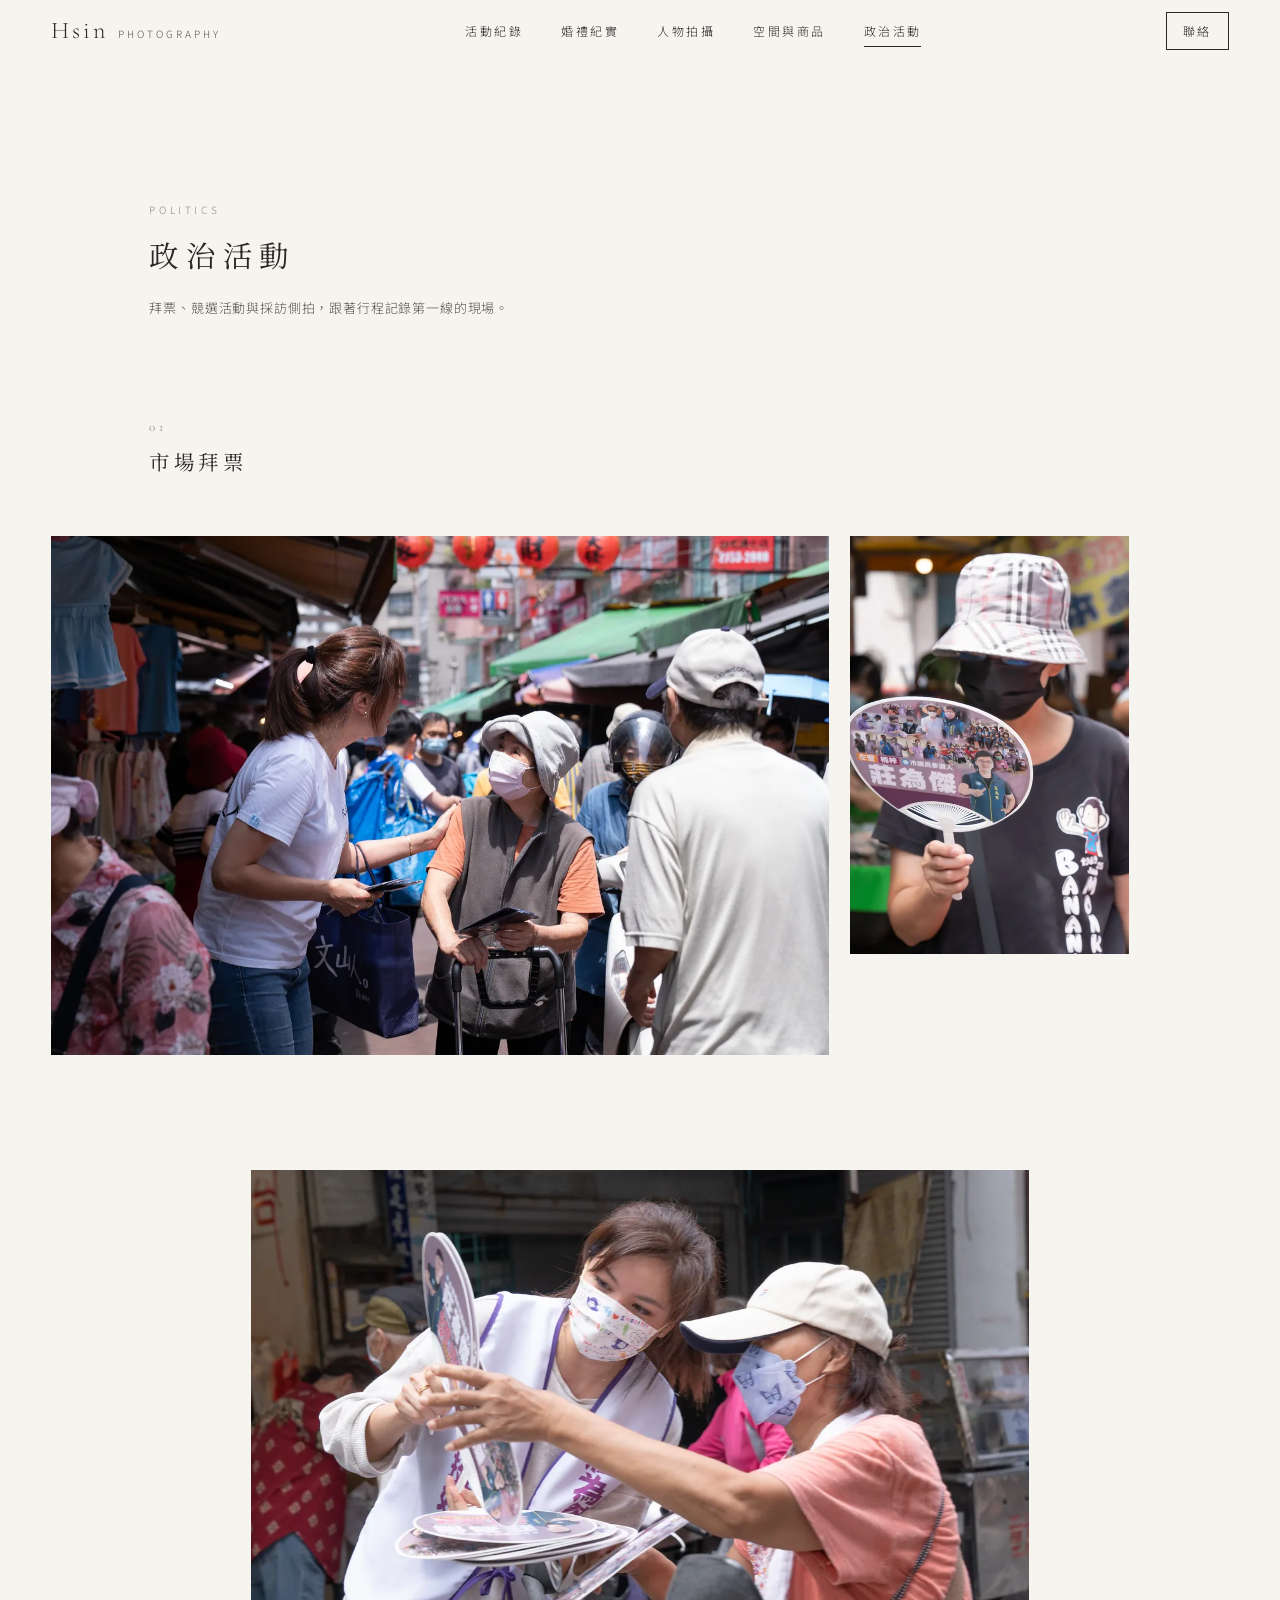
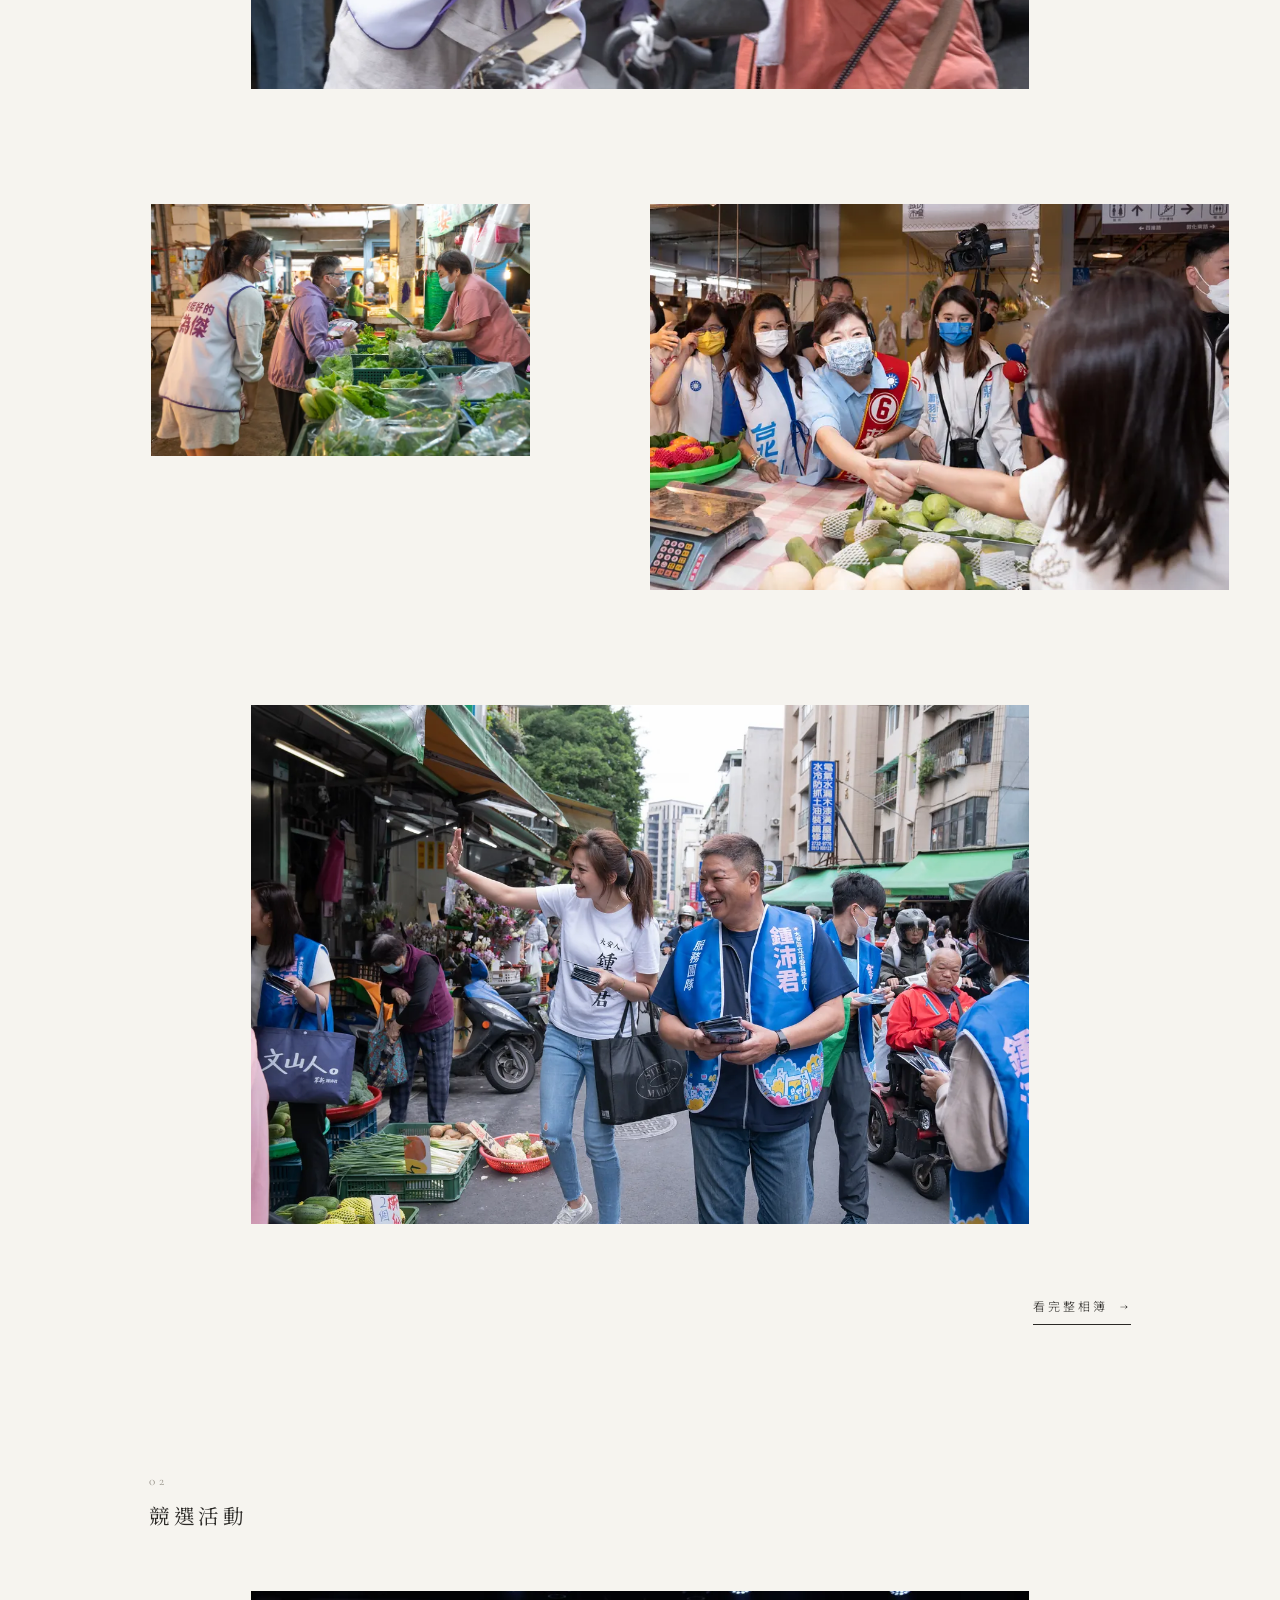
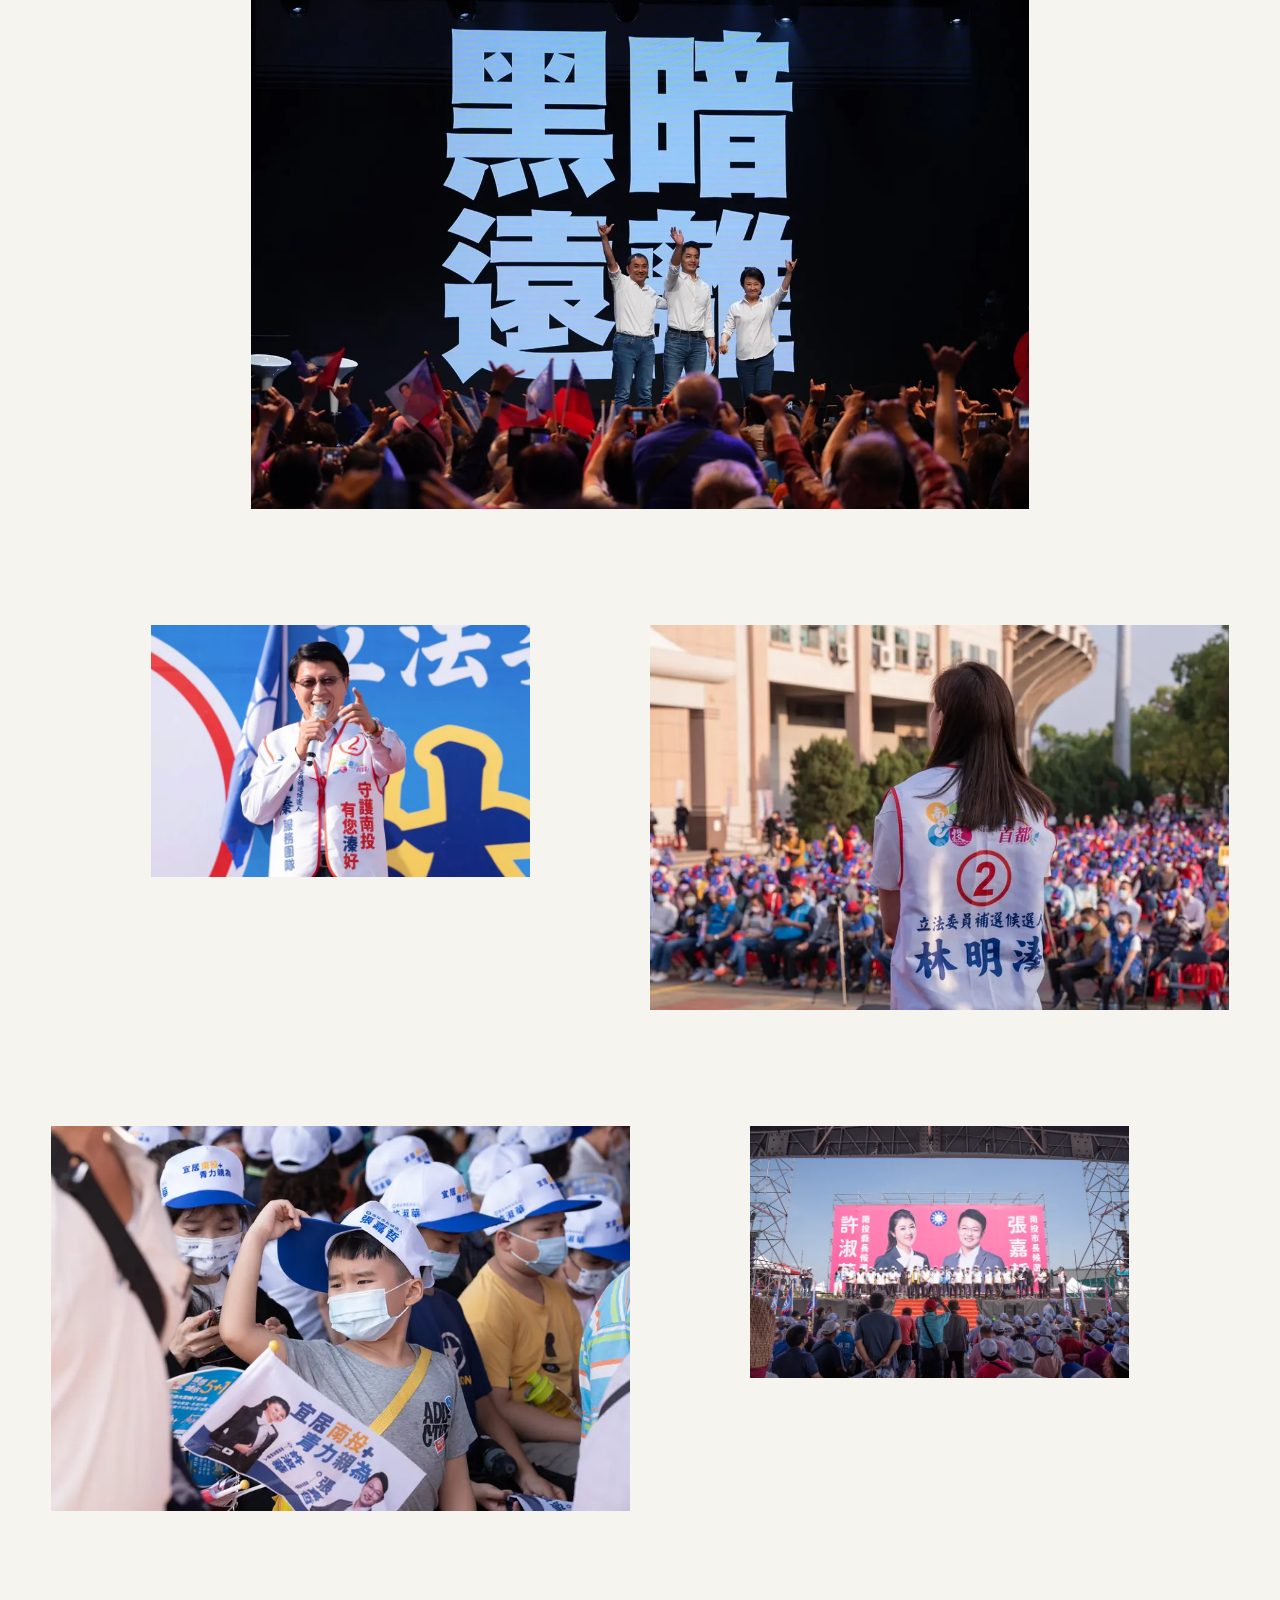
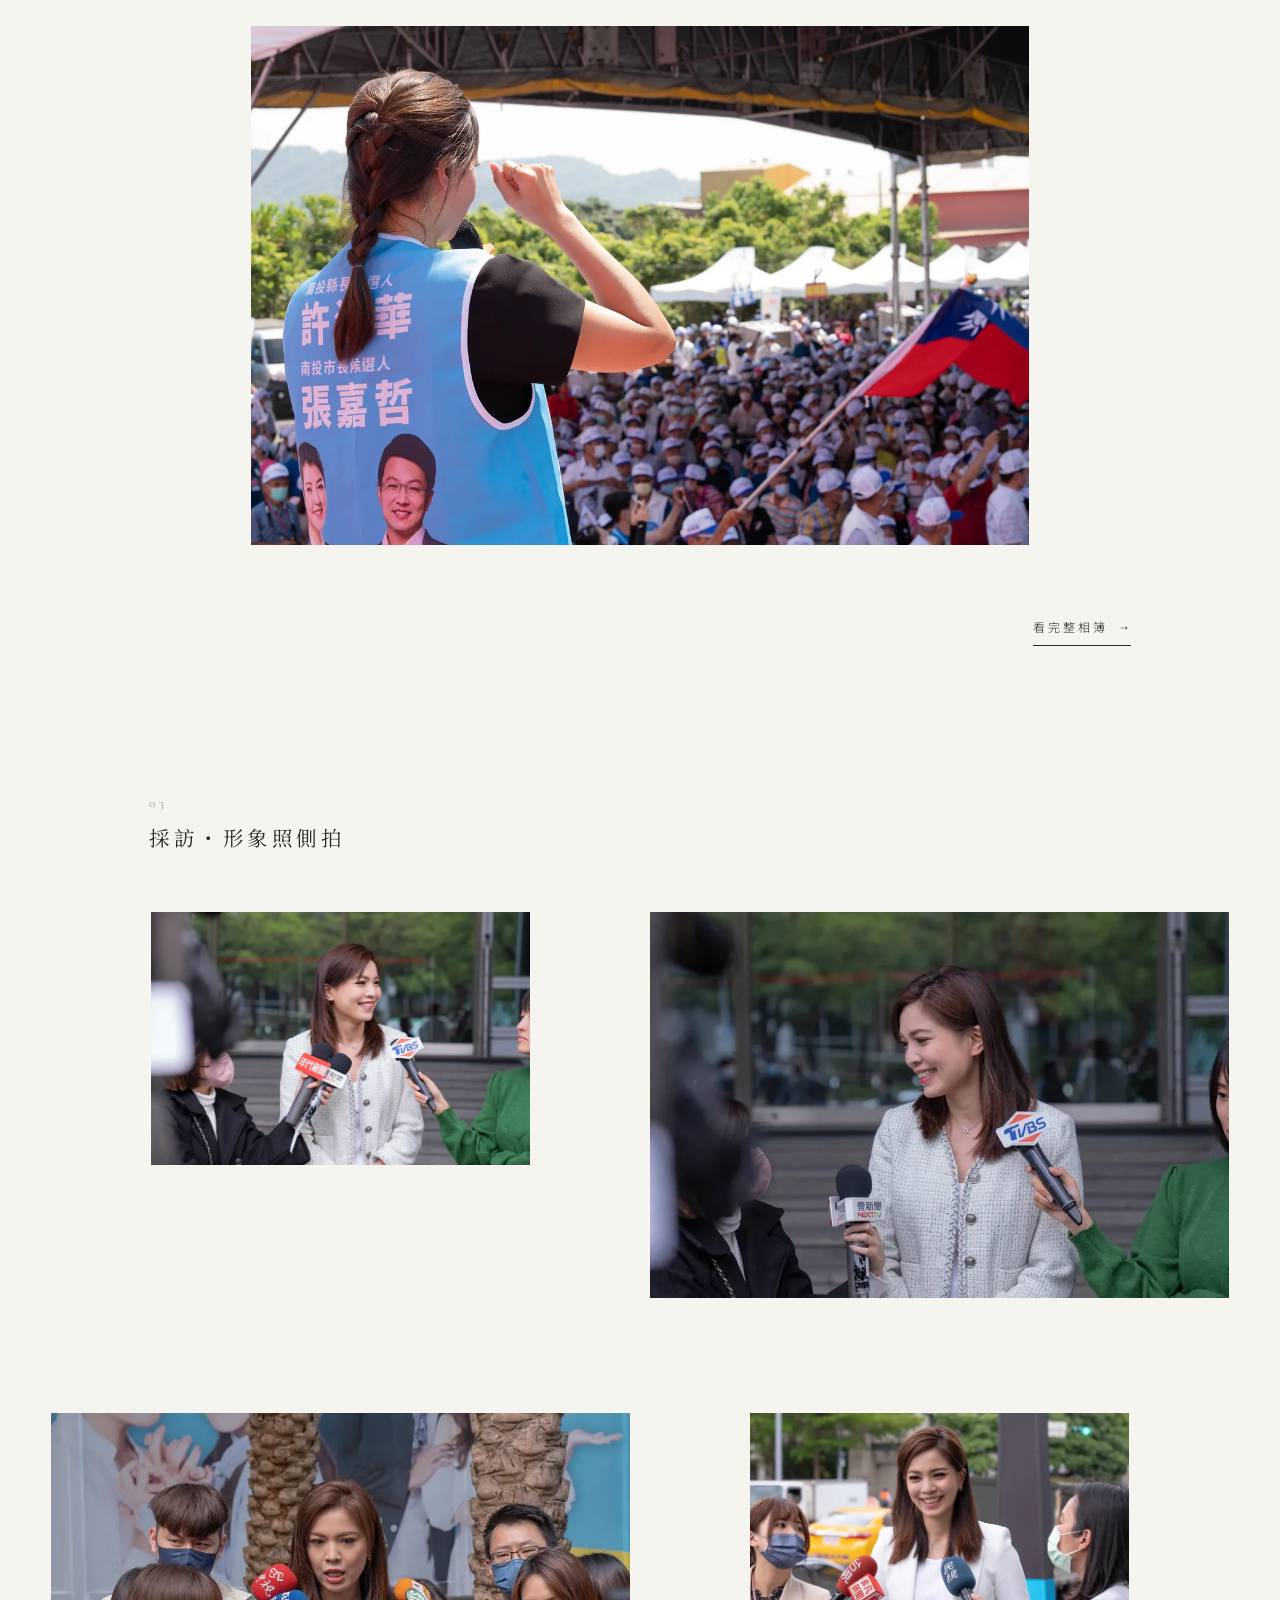
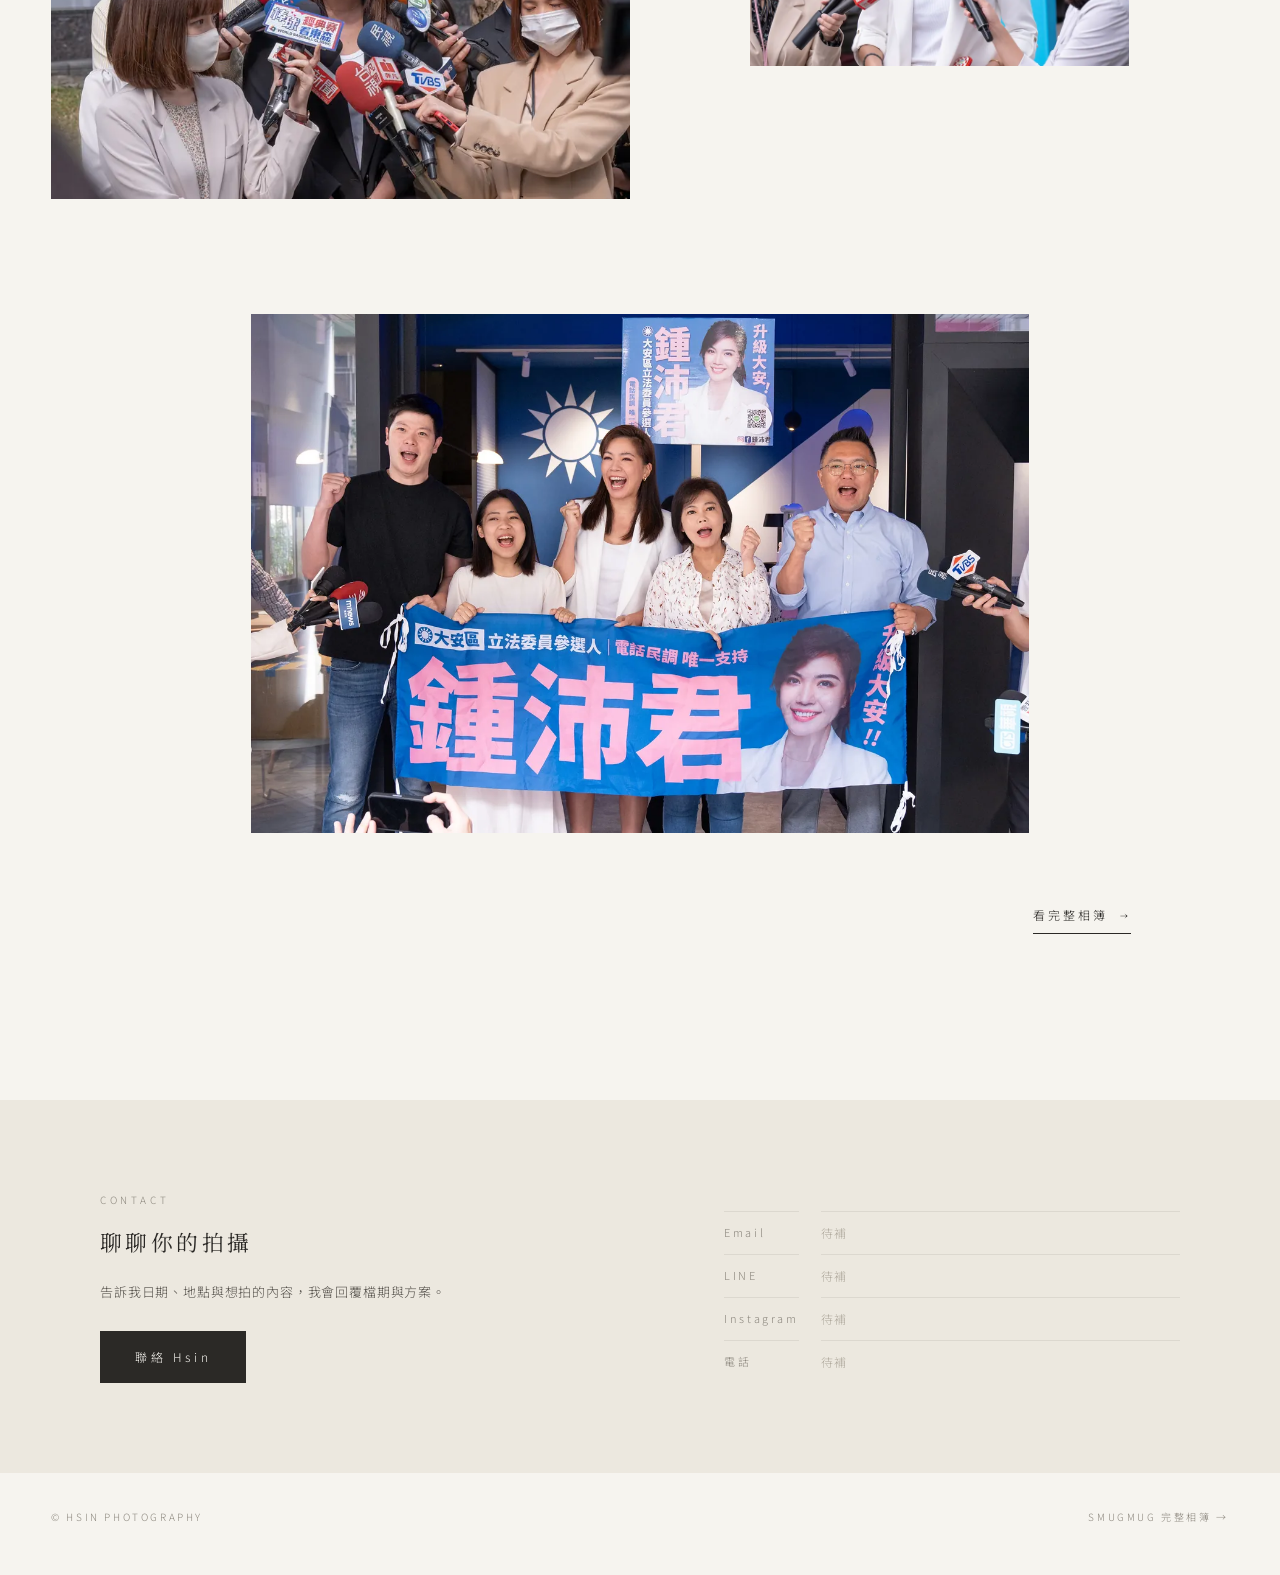
<file: politics.html>
<!doctype html>
<html lang="zh-Hant">
<head>
<meta charset="utf-8">
<meta name="viewport" content="width=device-width, initial-scale=1, viewport-fit=cover">
<title>政治活動 — Hsin Photography</title>
<meta name="description" content="Hsin 的政治活動作品。">
<meta name="robots" content="noindex">
<link rel="preconnect" href="https://fonts.googleapis.com">
<link rel="preconnect" href="https://fonts.gstatic.com" crossorigin>
<link href="https://fonts.googleapis.com/css2?family=Cormorant+Garamond:wght@400;500&family=Noto+Sans+TC:wght@300;400&family=Noto+Serif+TC:wght@300;400&display=swap" rel="stylesheet">
<link rel="stylesheet" href="css/style.css">
</head>
<body data-page="politics">

<!-- 內容由 js/data.js 的 CATS.politics 產生 -->
<main class="wrap" data-category></main>

<footer class="site-foot">
  <span>© HSIN PHOTOGRAPHY</span>
  <a href="https://lovemore.smugmug.com/Politics" target="_blank" rel="noopener">SMUGMUG 完整相簿 →</a>
</footer>

<script src="js/meifu.js"></script>
<script src="js/sets.js"></script>
<script src="js/data.js"></script>
<script src="js/pub.js"></script>
<script src="js/app.js"></script>
</body>
</html>
</file>
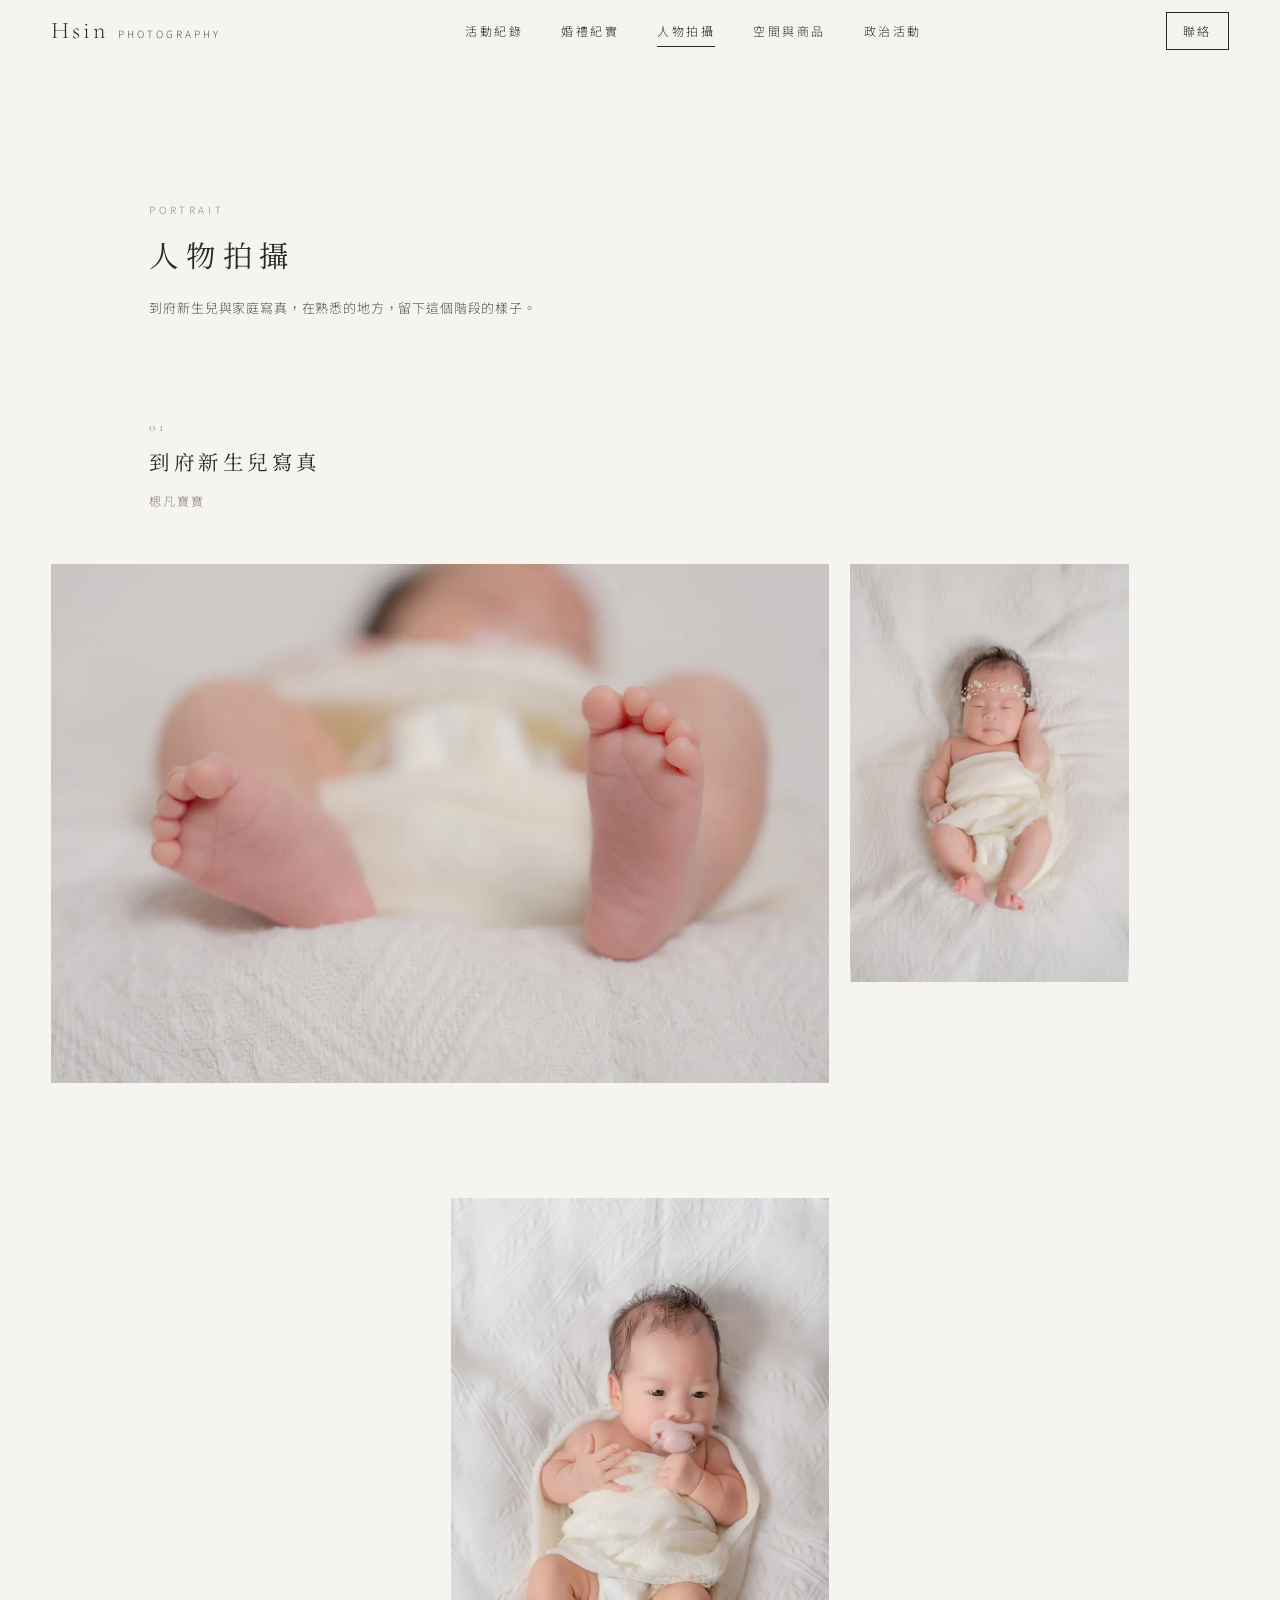
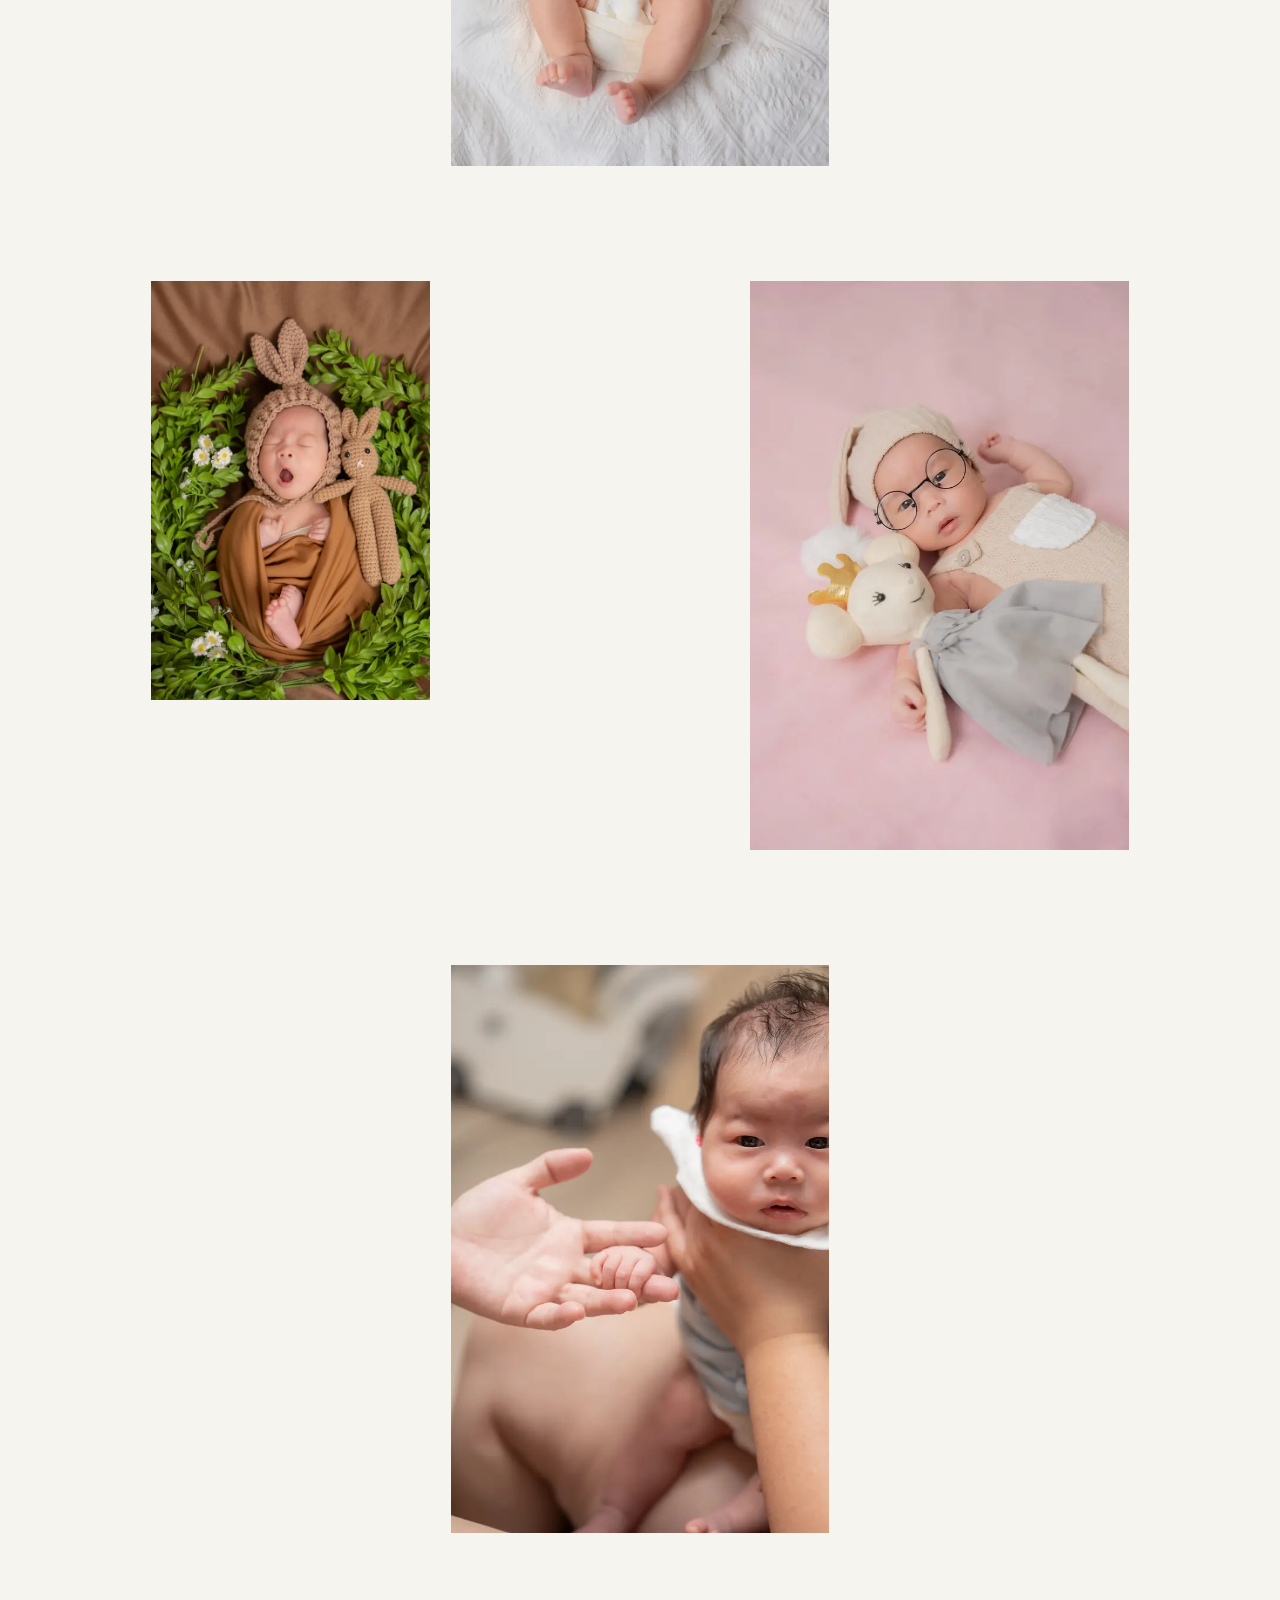
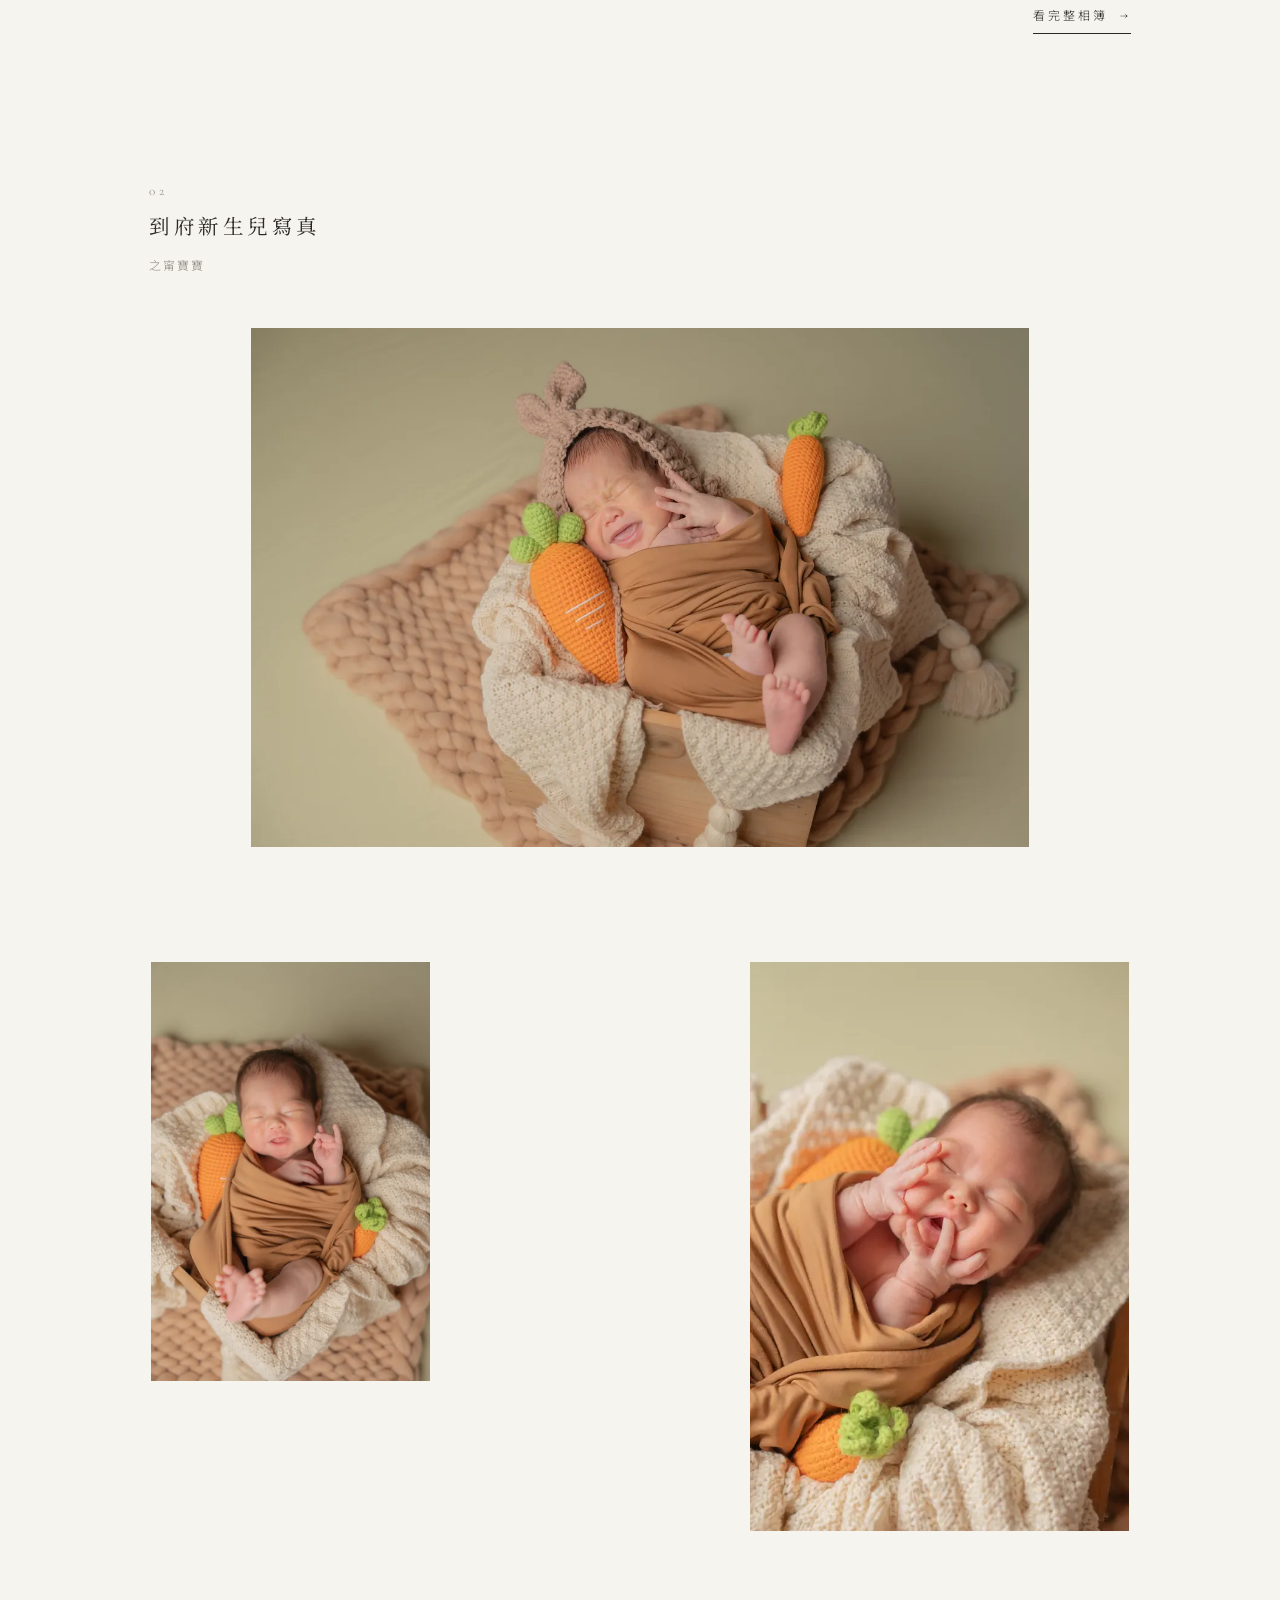
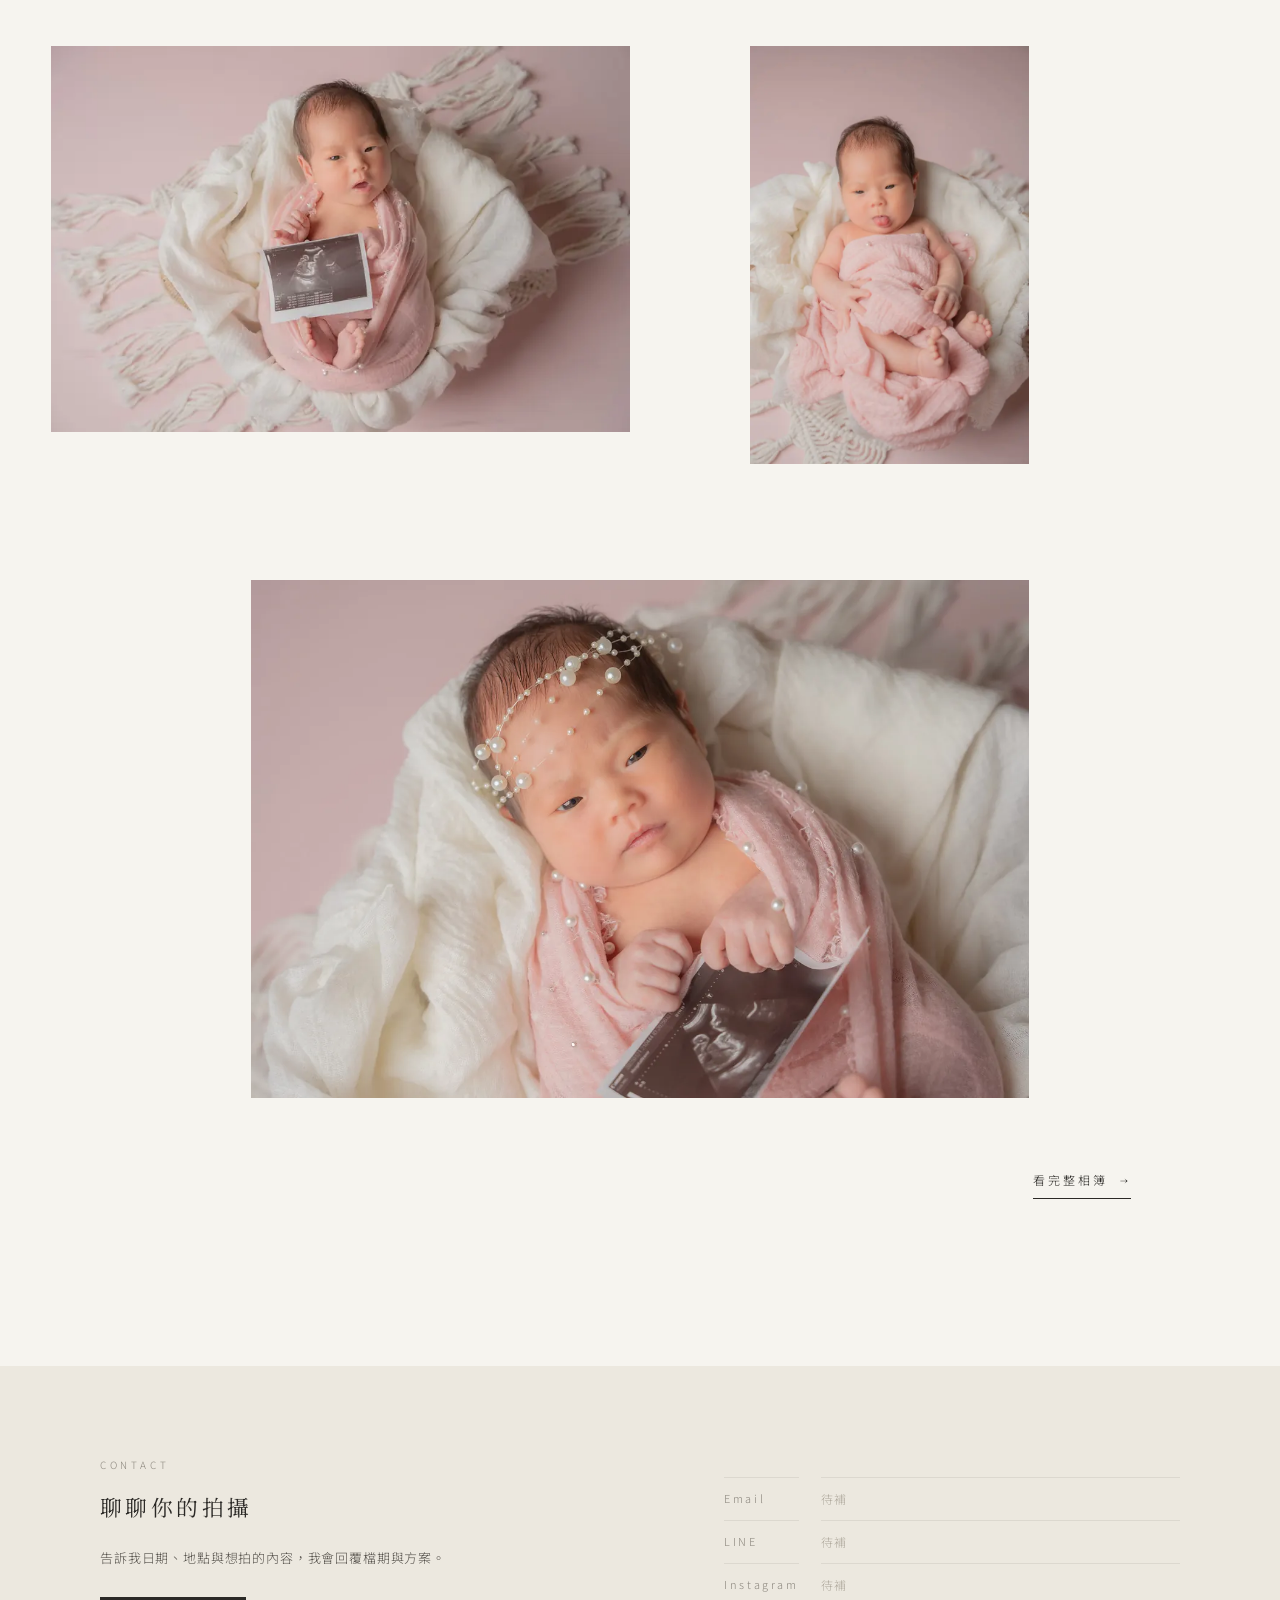
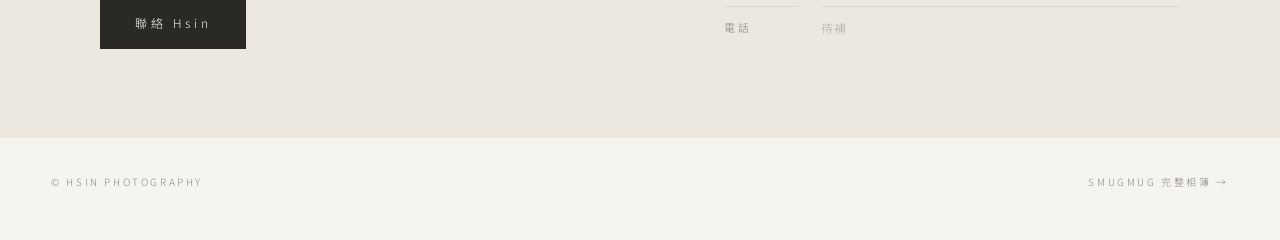
<file: portrait.html>
<!doctype html>
<html lang="zh-Hant">
<head>
<meta charset="utf-8">
<meta name="viewport" content="width=device-width, initial-scale=1, viewport-fit=cover">
<title>人物拍攝 — Hsin Photography</title>
<meta name="description" content="Hsin 的人物拍攝作品。">
<meta name="robots" content="noindex">
<link rel="preconnect" href="https://fonts.googleapis.com">
<link rel="preconnect" href="https://fonts.gstatic.com" crossorigin>
<link href="https://fonts.googleapis.com/css2?family=Cormorant+Garamond:wght@400;500&family=Noto+Sans+TC:wght@300;400&family=Noto+Serif+TC:wght@300;400&display=swap" rel="stylesheet">
<link rel="stylesheet" href="css/style.css">
</head>
<body data-page="portrait">

<!-- 內容由 js/data.js 的 CATS.portrait 產生 -->
<main class="wrap" data-category></main>

<footer class="site-foot">
  <span>© HSIN PHOTOGRAPHY</span>
  <a href="https://lovemore.smugmug.com/NnP" target="_blank" rel="noopener">SMUGMUG 完整相簿 →</a>
</footer>

<script src="js/meifu.js"></script>
<script src="js/sets.js"></script>
<script src="js/data.js"></script>
<script src="js/pub.js"></script>
<script src="js/app.js"></script>
</body>
</html>
</file>
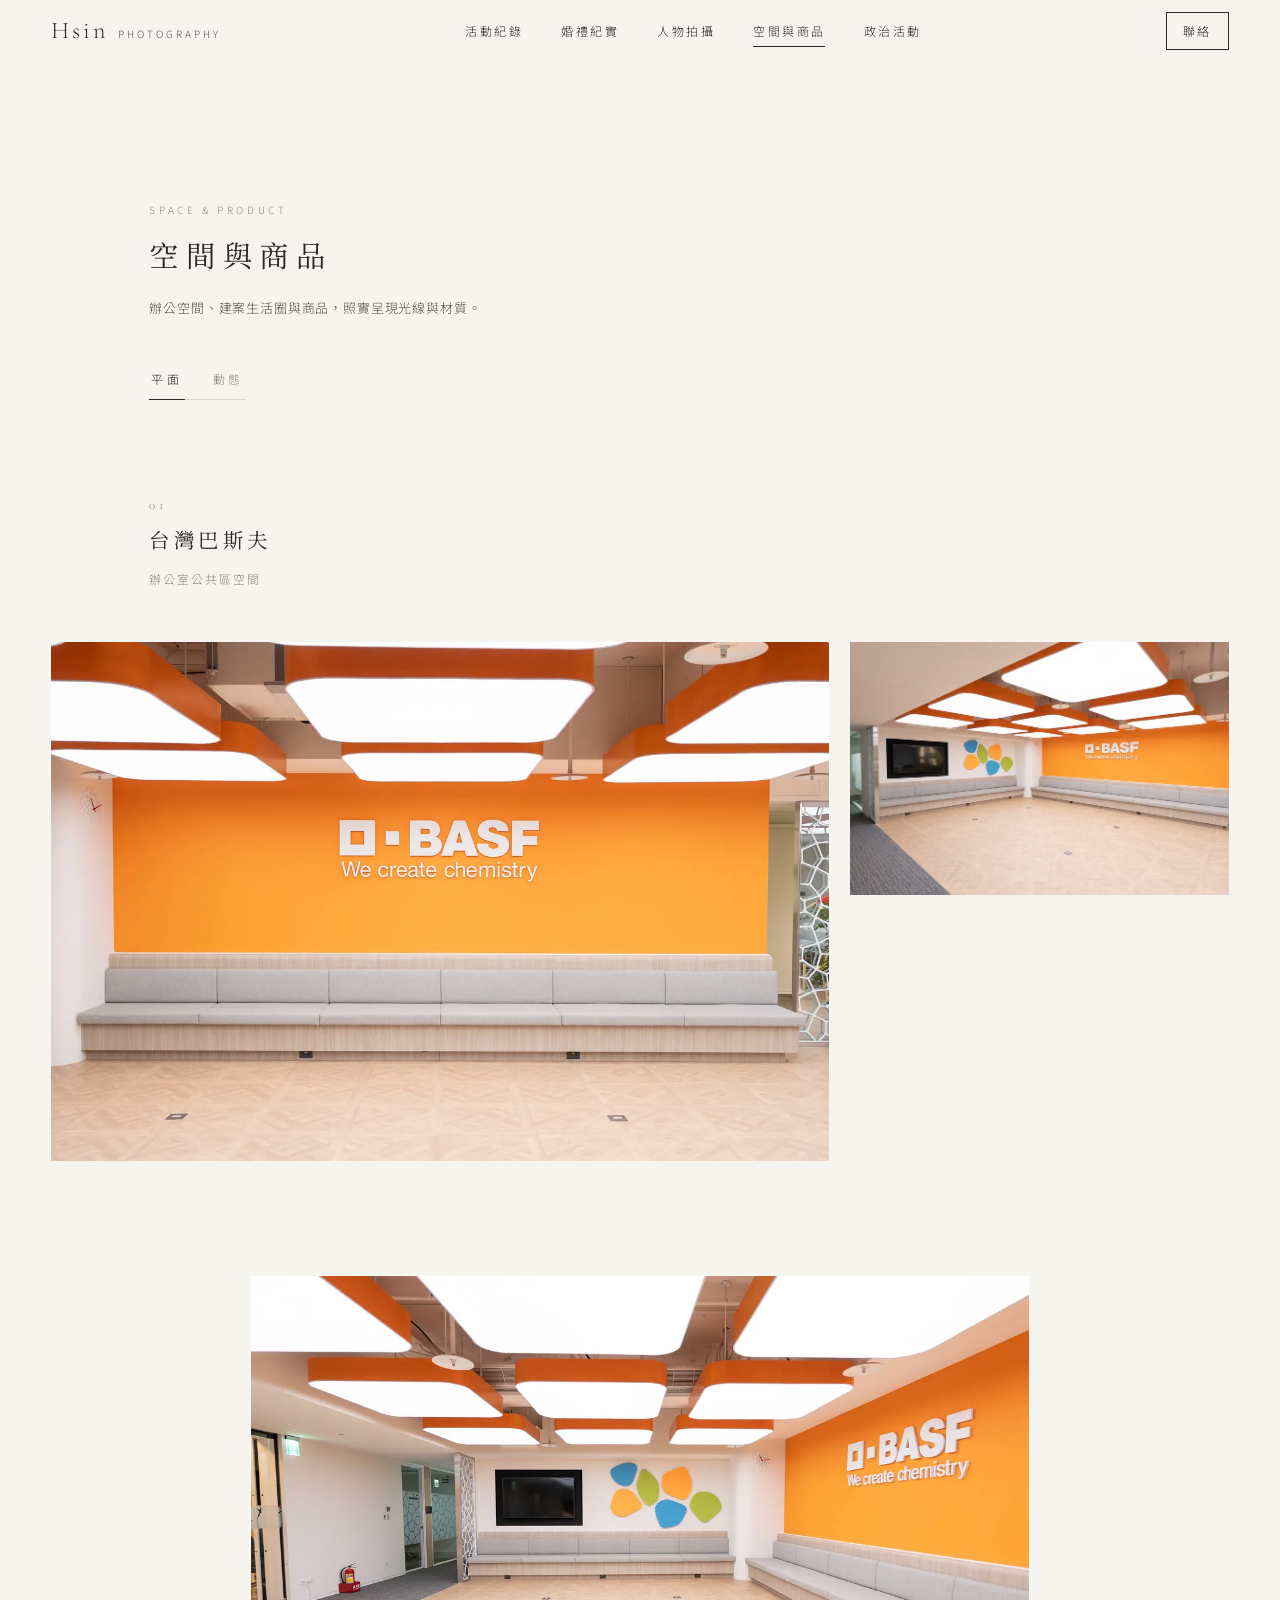
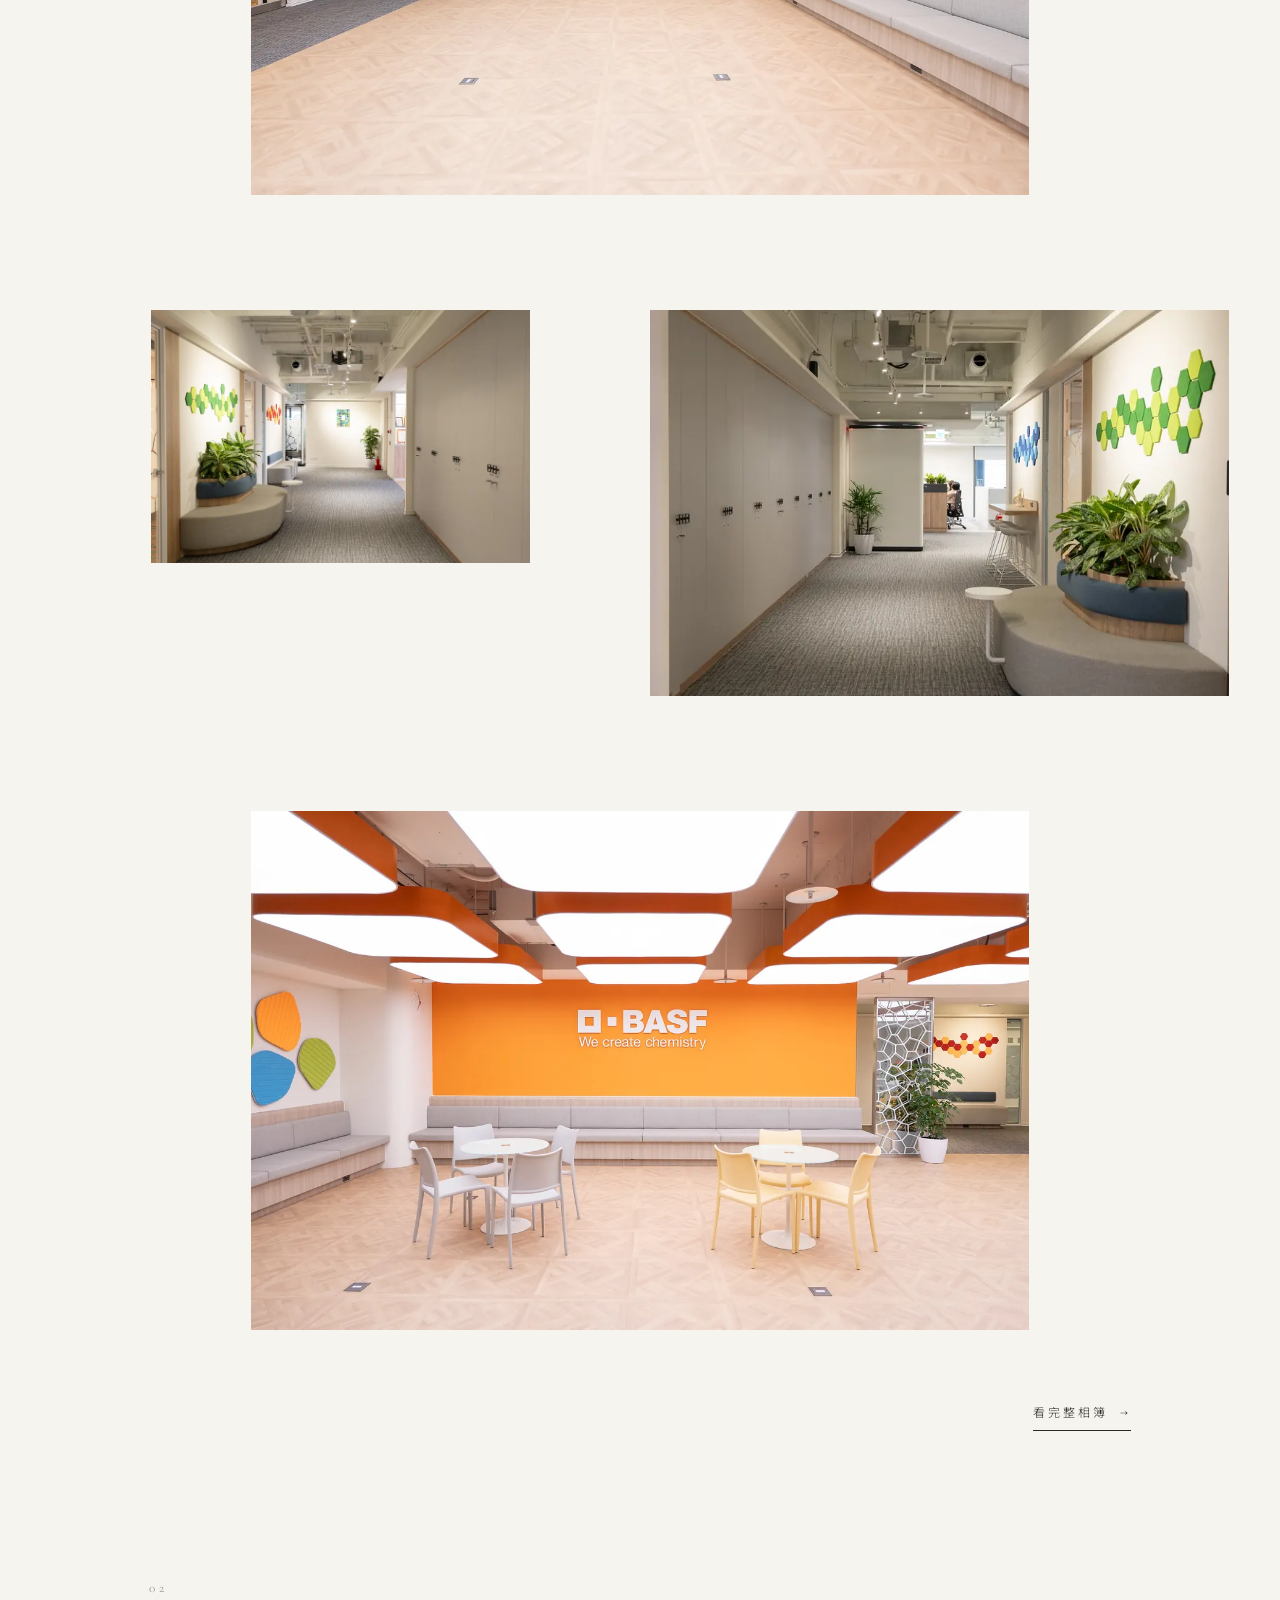
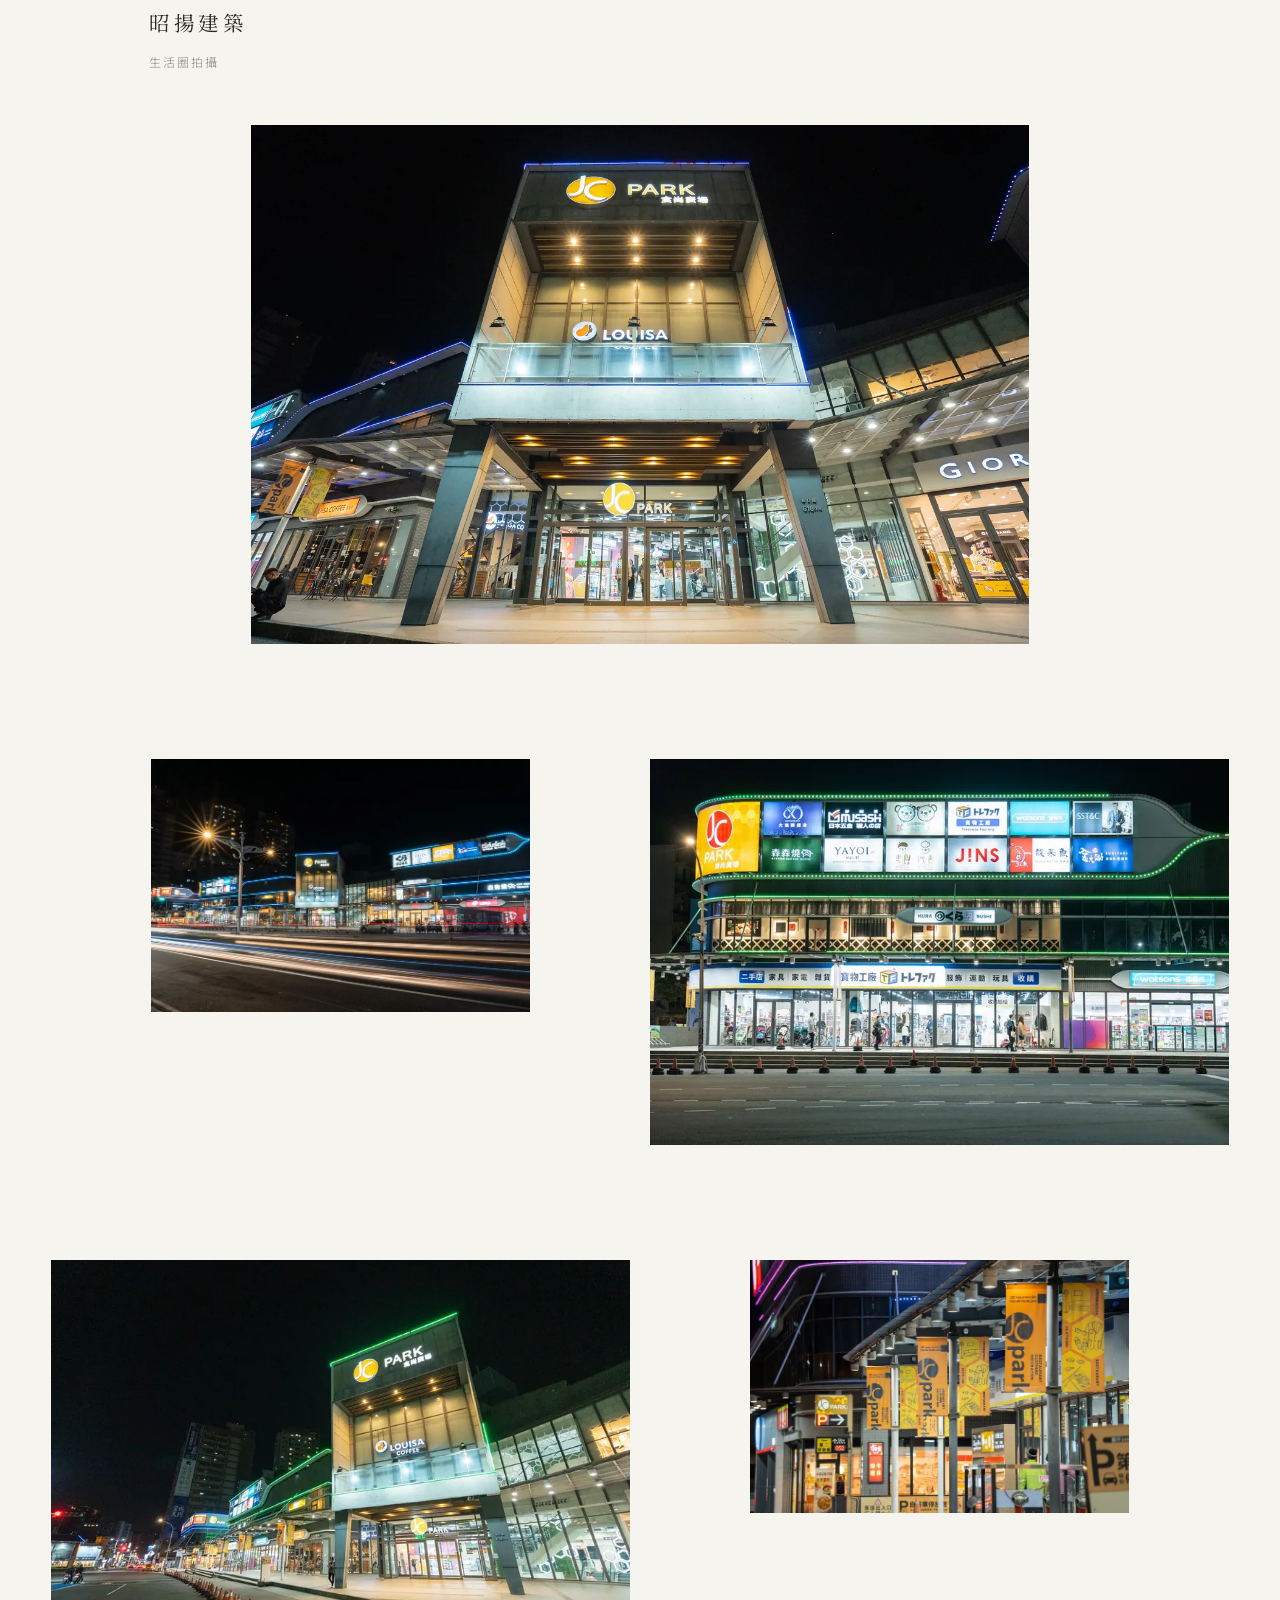
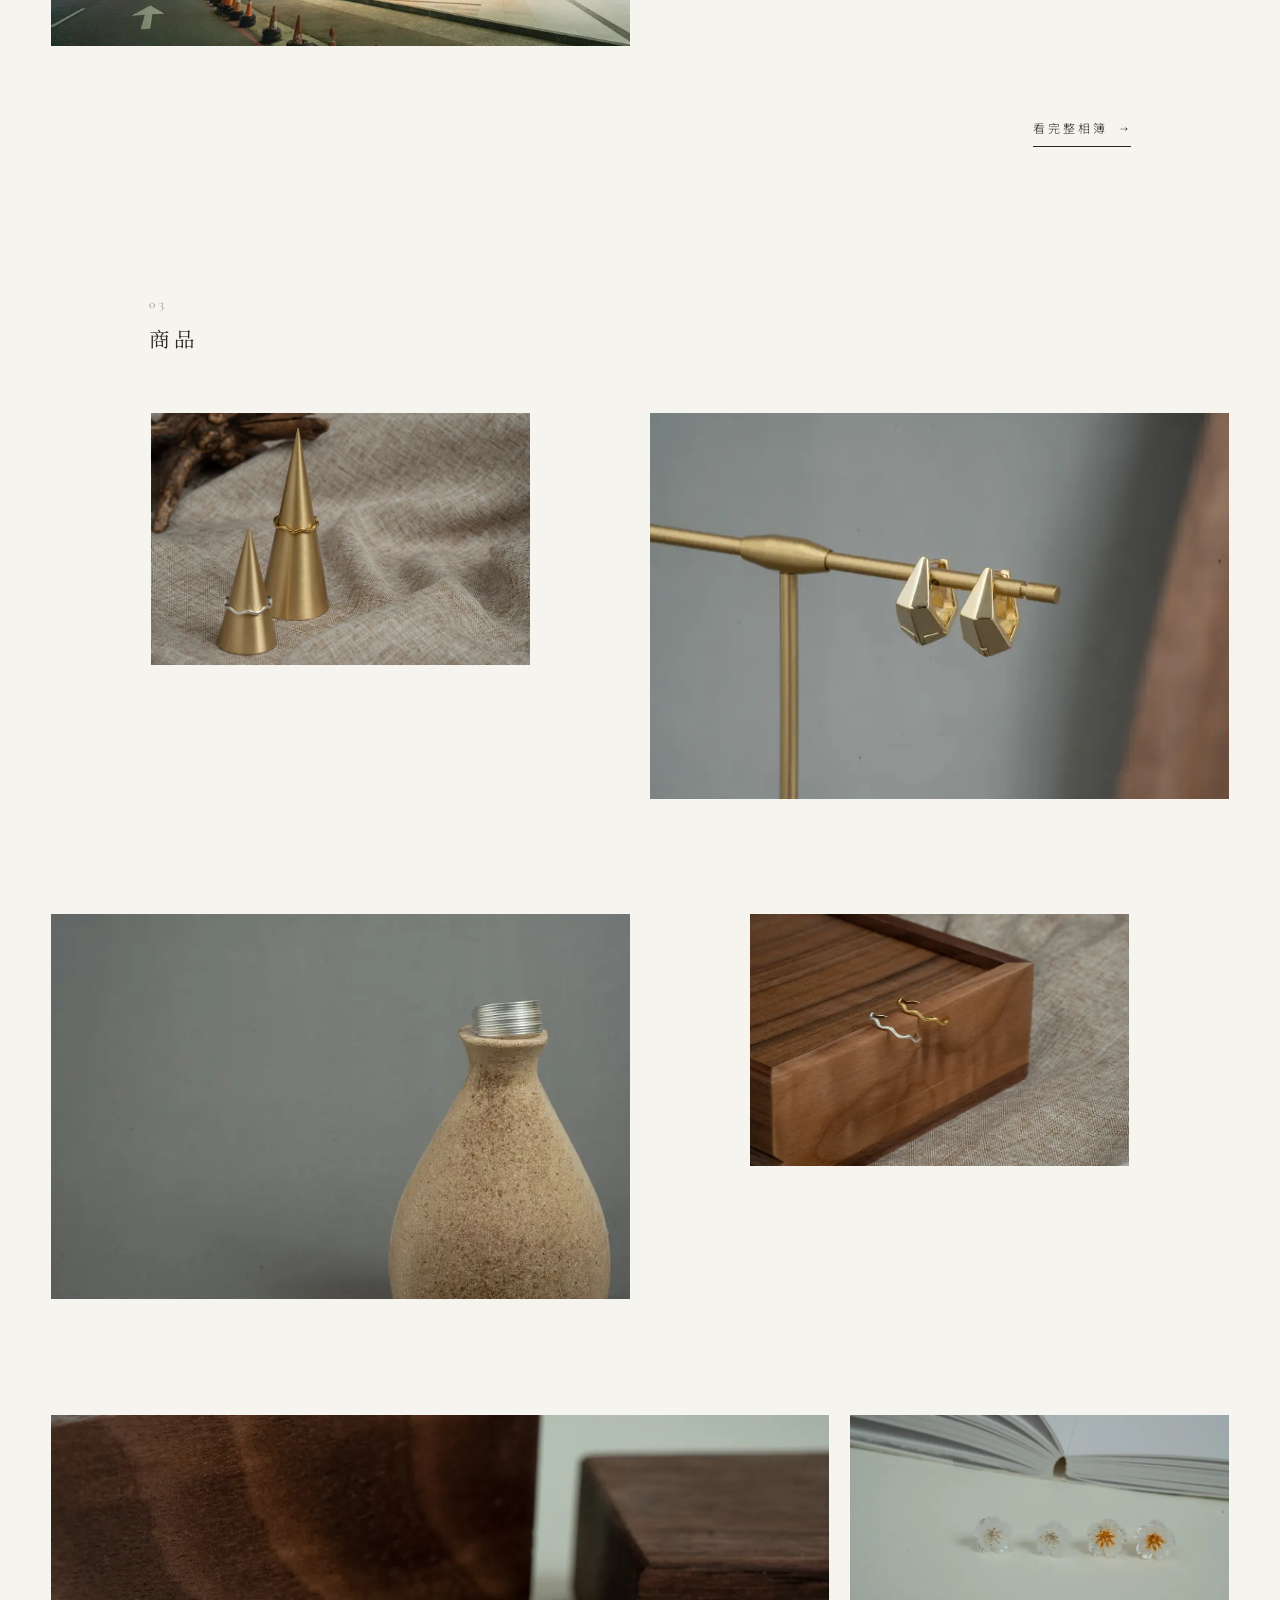
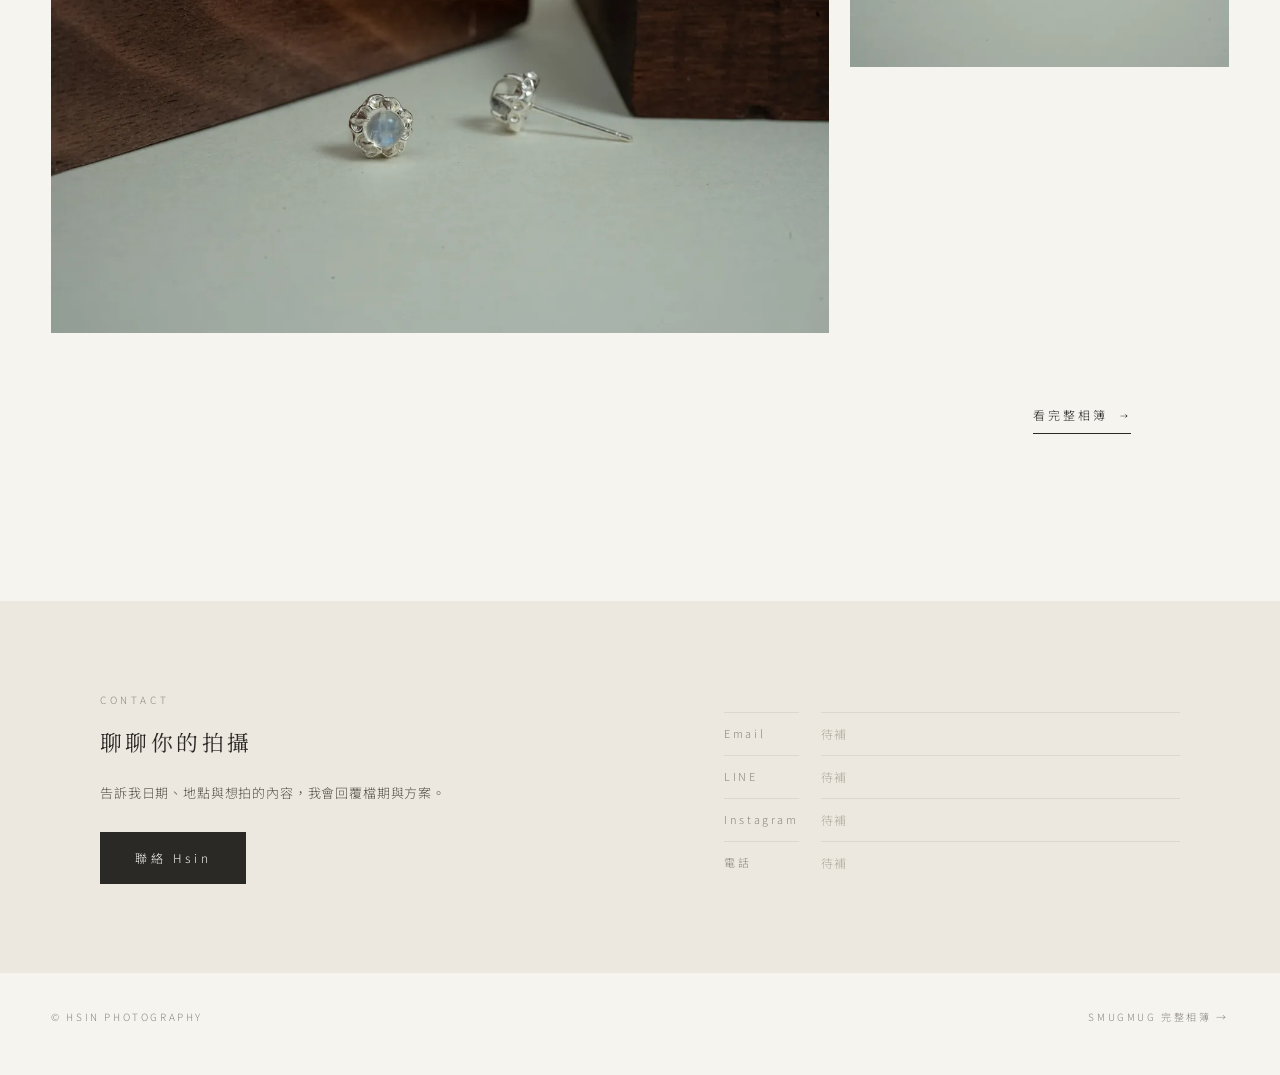
<file: space.html>
<!doctype html>
<html lang="zh-Hant">
<head>
<meta charset="utf-8">
<meta name="viewport" content="width=device-width, initial-scale=1, viewport-fit=cover">
<title>空間與商品 — Hsin Photography</title>
<meta name="description" content="Hsin 的空間與商品作品。">
<meta name="robots" content="noindex">
<link rel="preconnect" href="https://fonts.googleapis.com">
<link rel="preconnect" href="https://fonts.gstatic.com" crossorigin>
<link href="https://fonts.googleapis.com/css2?family=Cormorant+Garamond:wght@400;500&family=Noto+Sans+TC:wght@300;400&family=Noto+Serif+TC:wght@300;400&display=swap" rel="stylesheet">
<link rel="stylesheet" href="css/style.css">
</head>
<body data-page="space">

<!-- 內容由 js/data.js 的 CATS.space 產生 -->
<main class="wrap" data-category></main>

<footer class="site-foot">
  <span>© HSIN PHOTOGRAPHY</span>
  <a href="https://lovemore.smugmug.com/Businesscooperation" target="_blank" rel="noopener">SMUGMUG 完整相簿 →</a>
</footer>

<script src="js/meifu.js"></script>
<script src="js/sets.js"></script>
<script src="js/data.js"></script>
<script src="js/pub.js"></script>
<script src="js/app.js"></script>
</body>
</html>
</file>
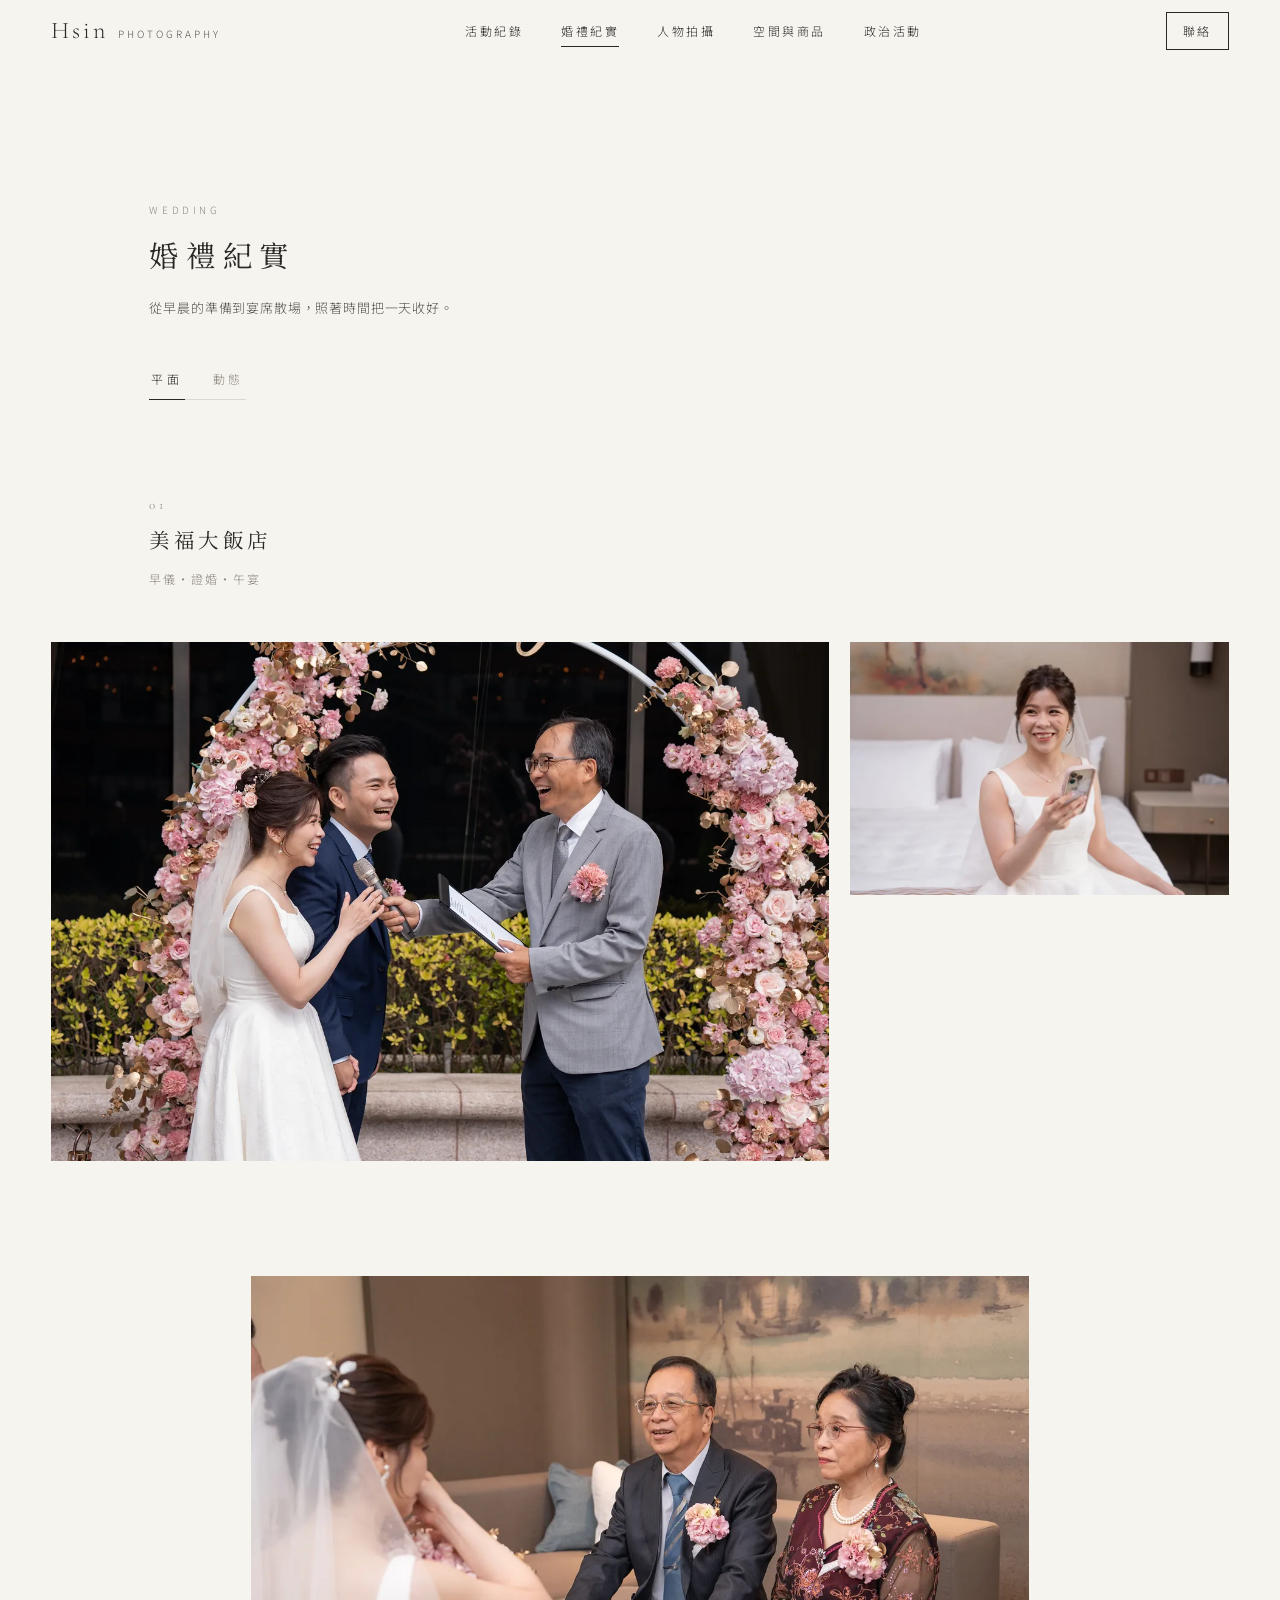
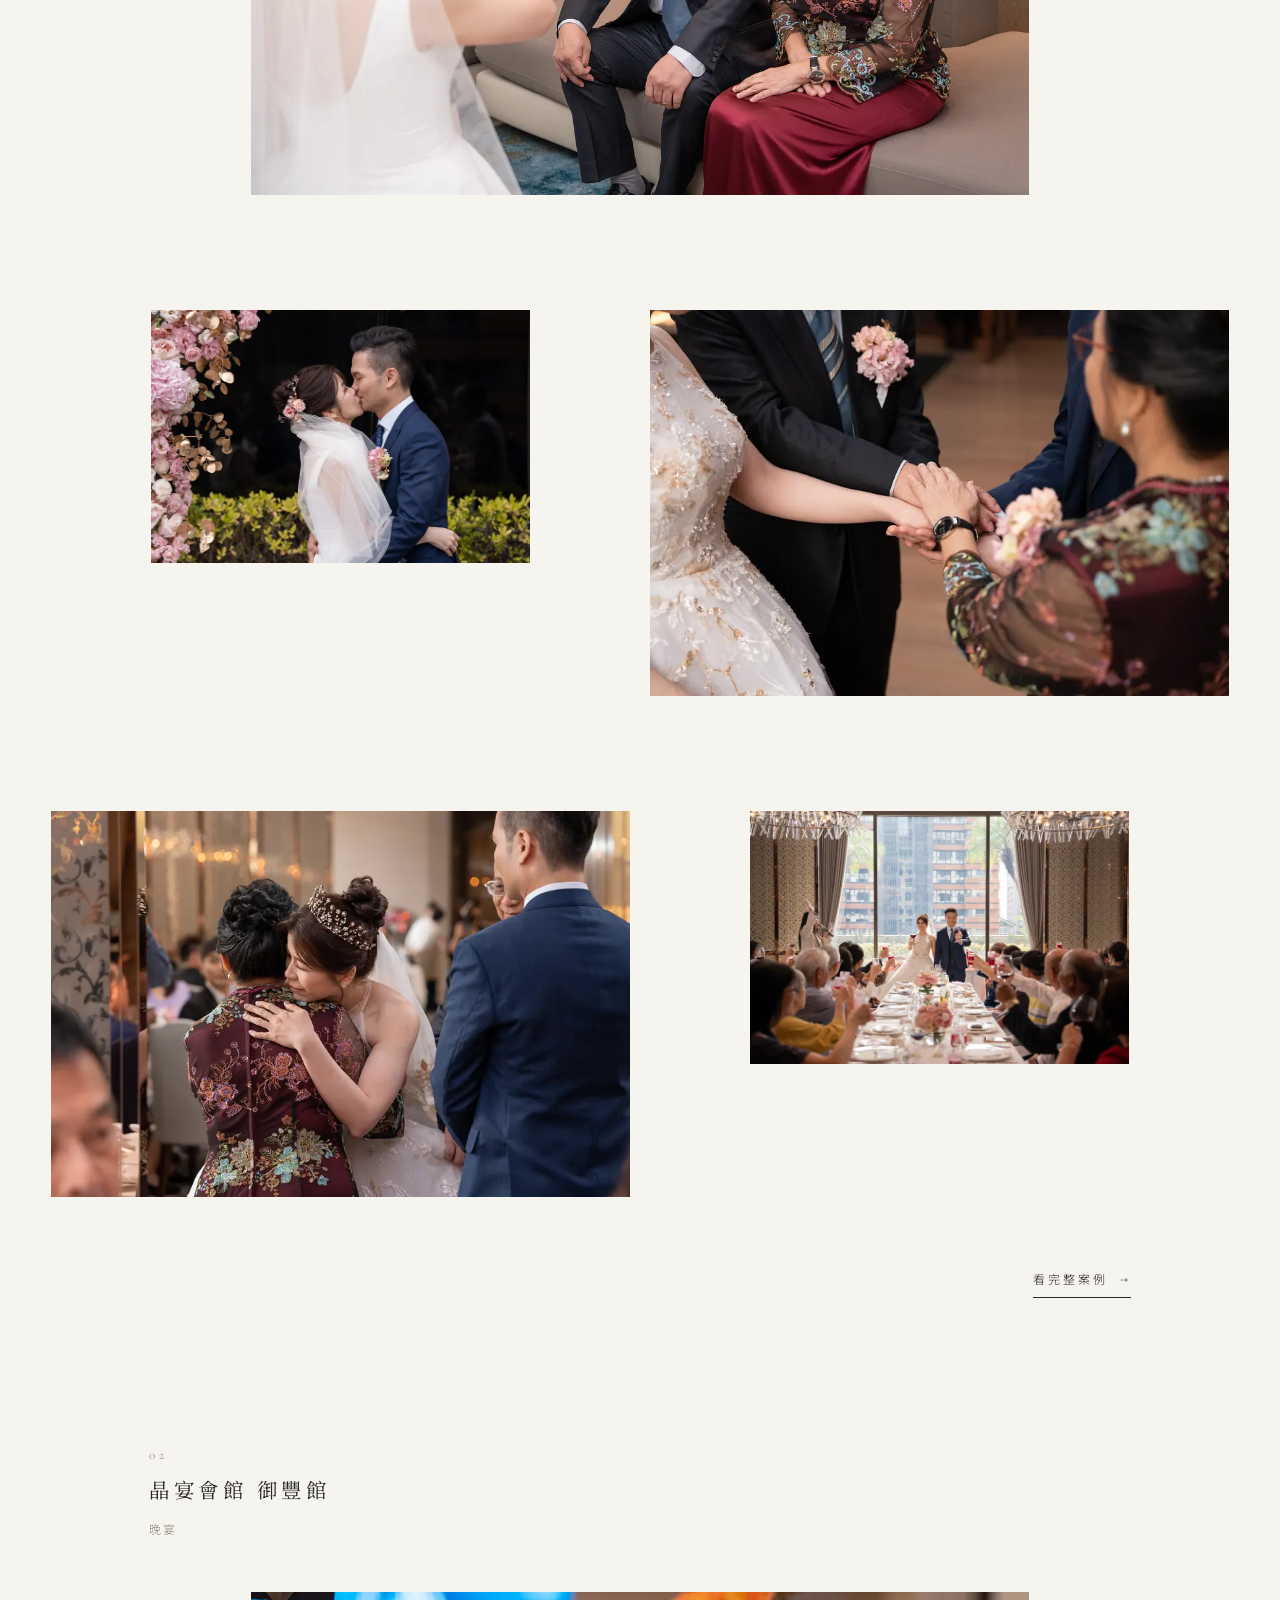
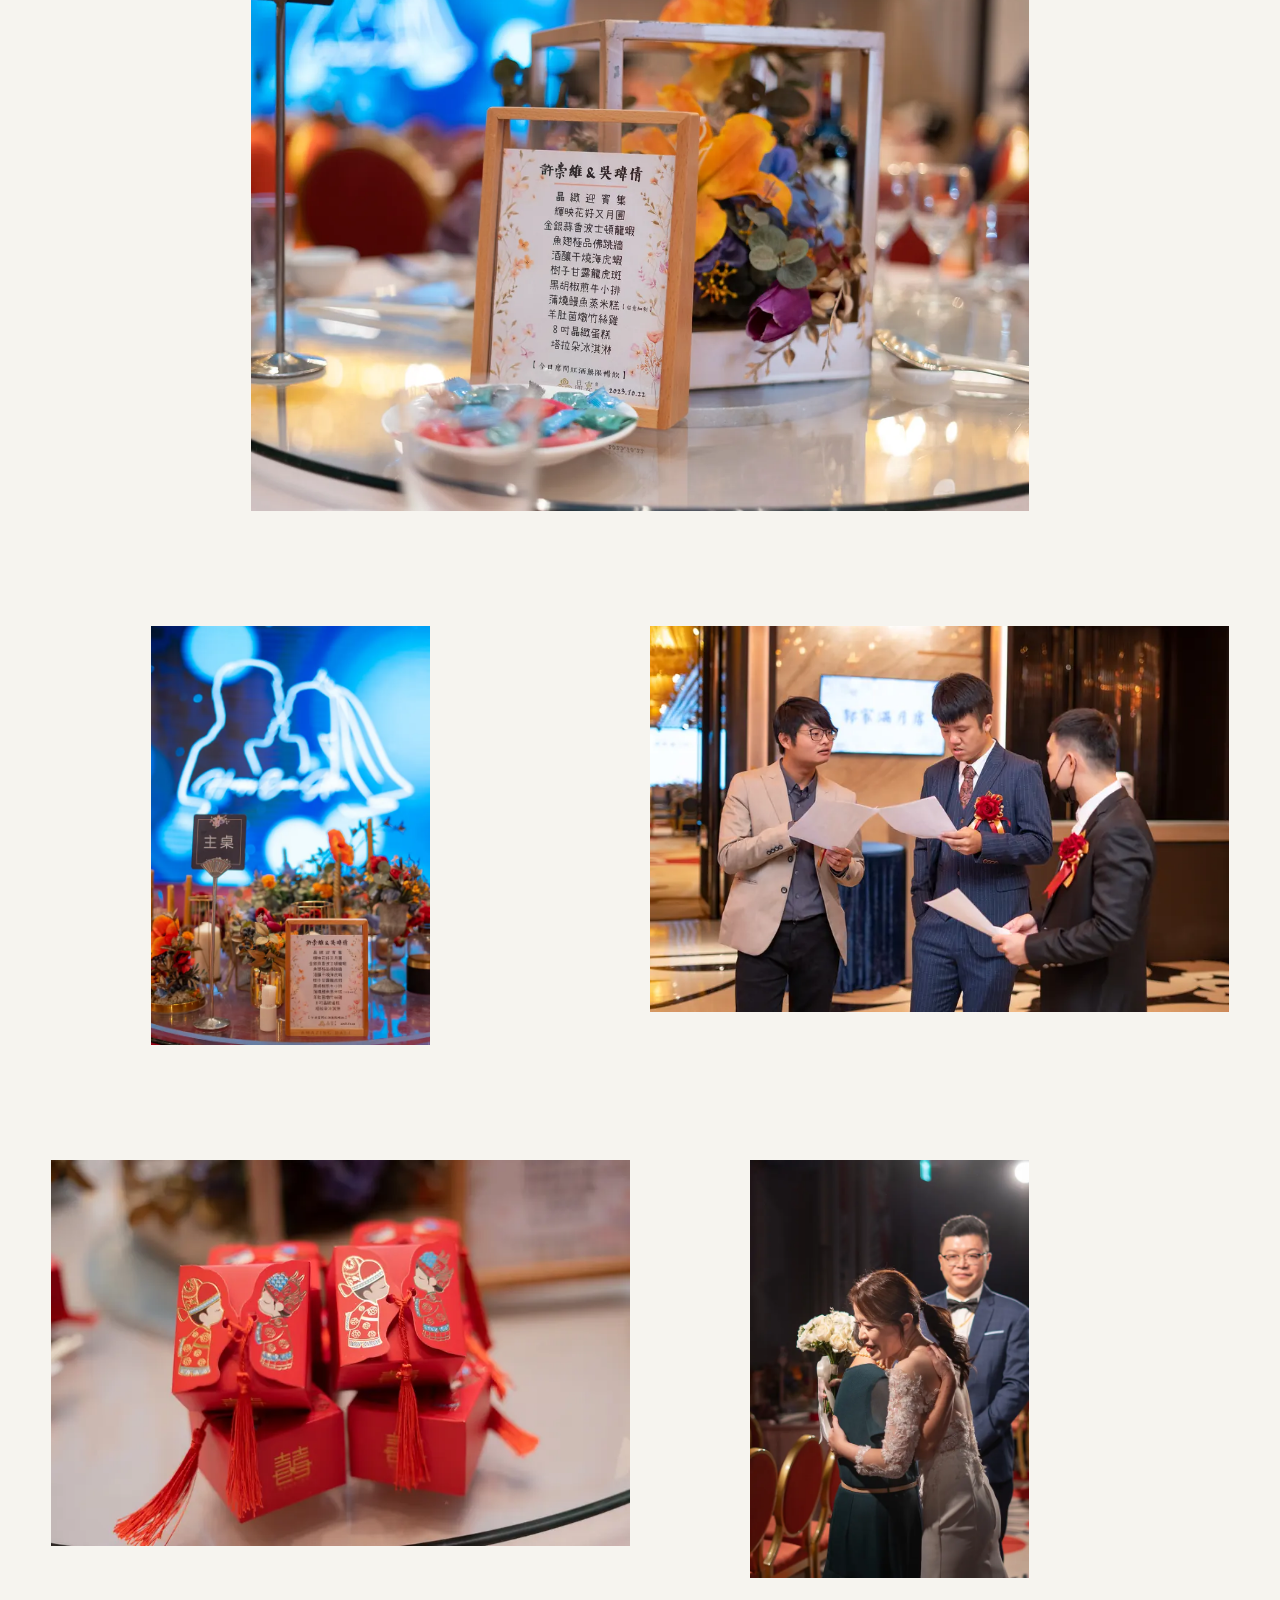
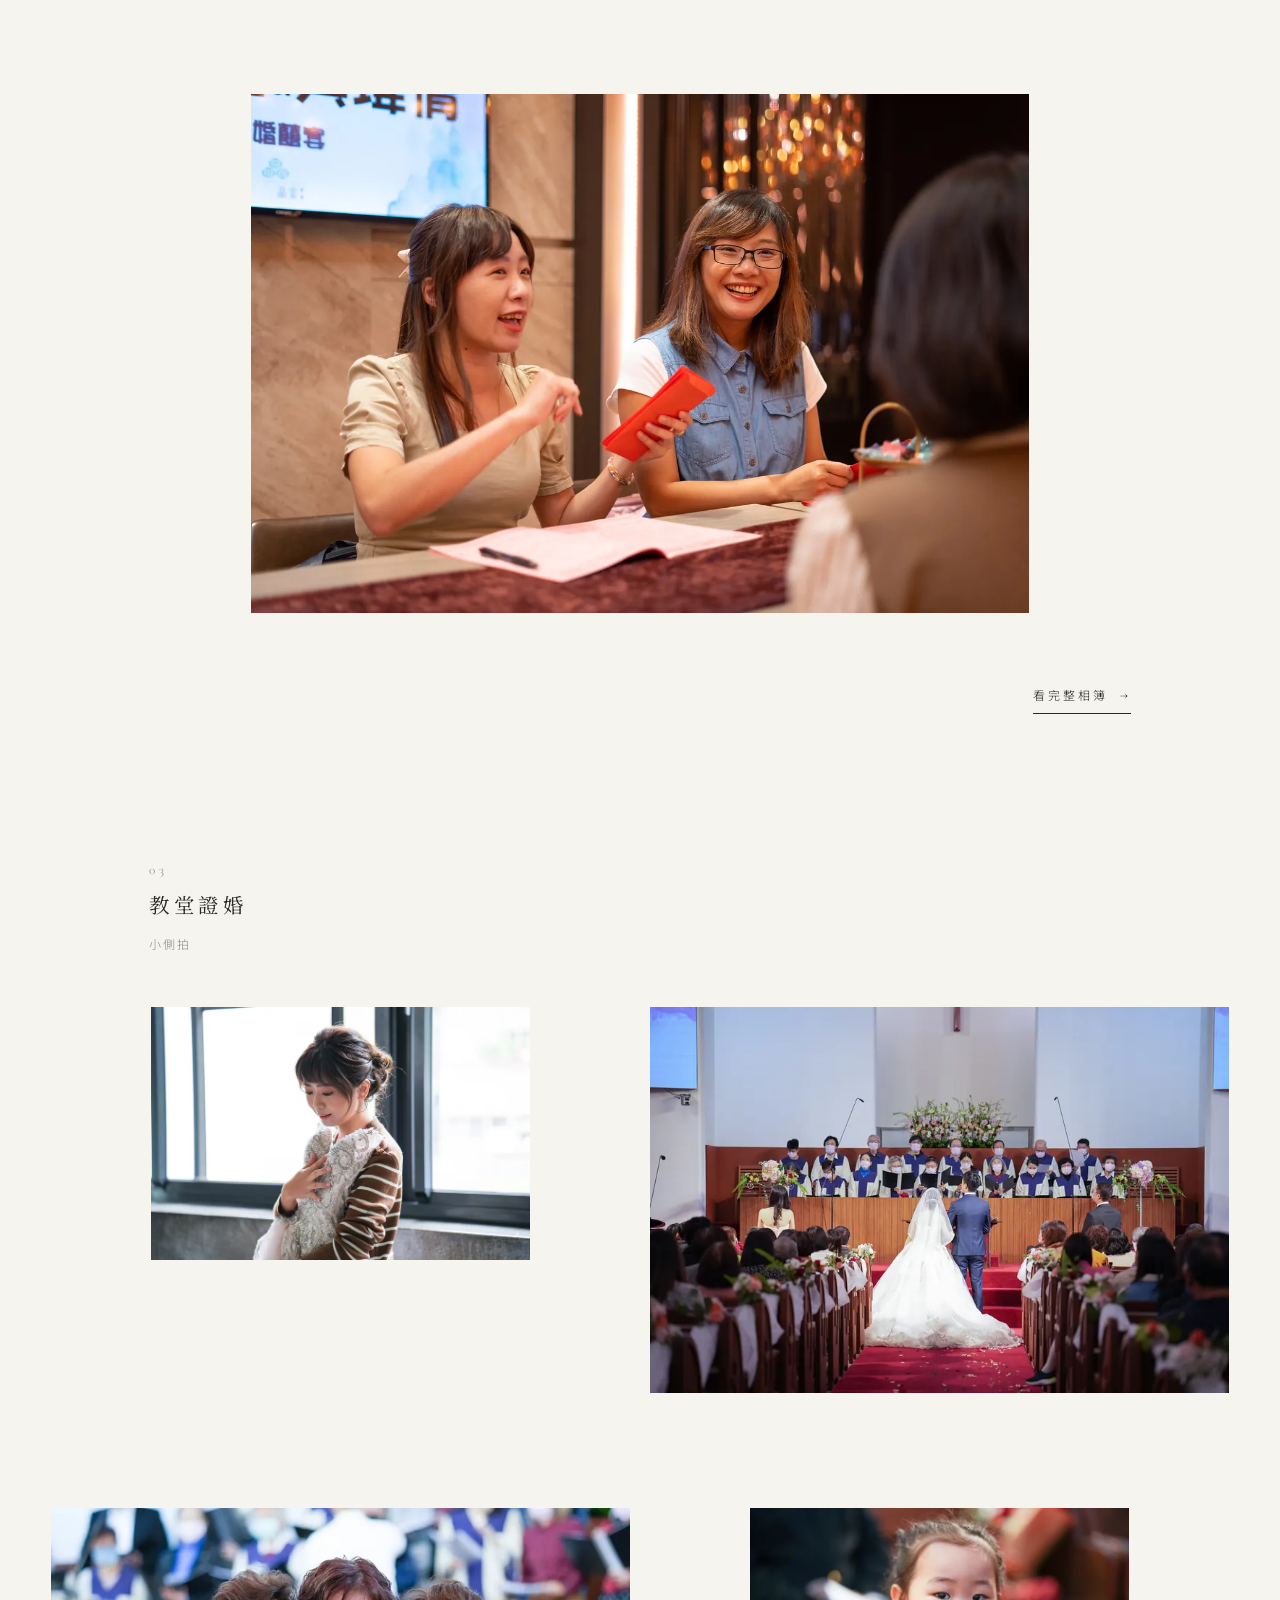
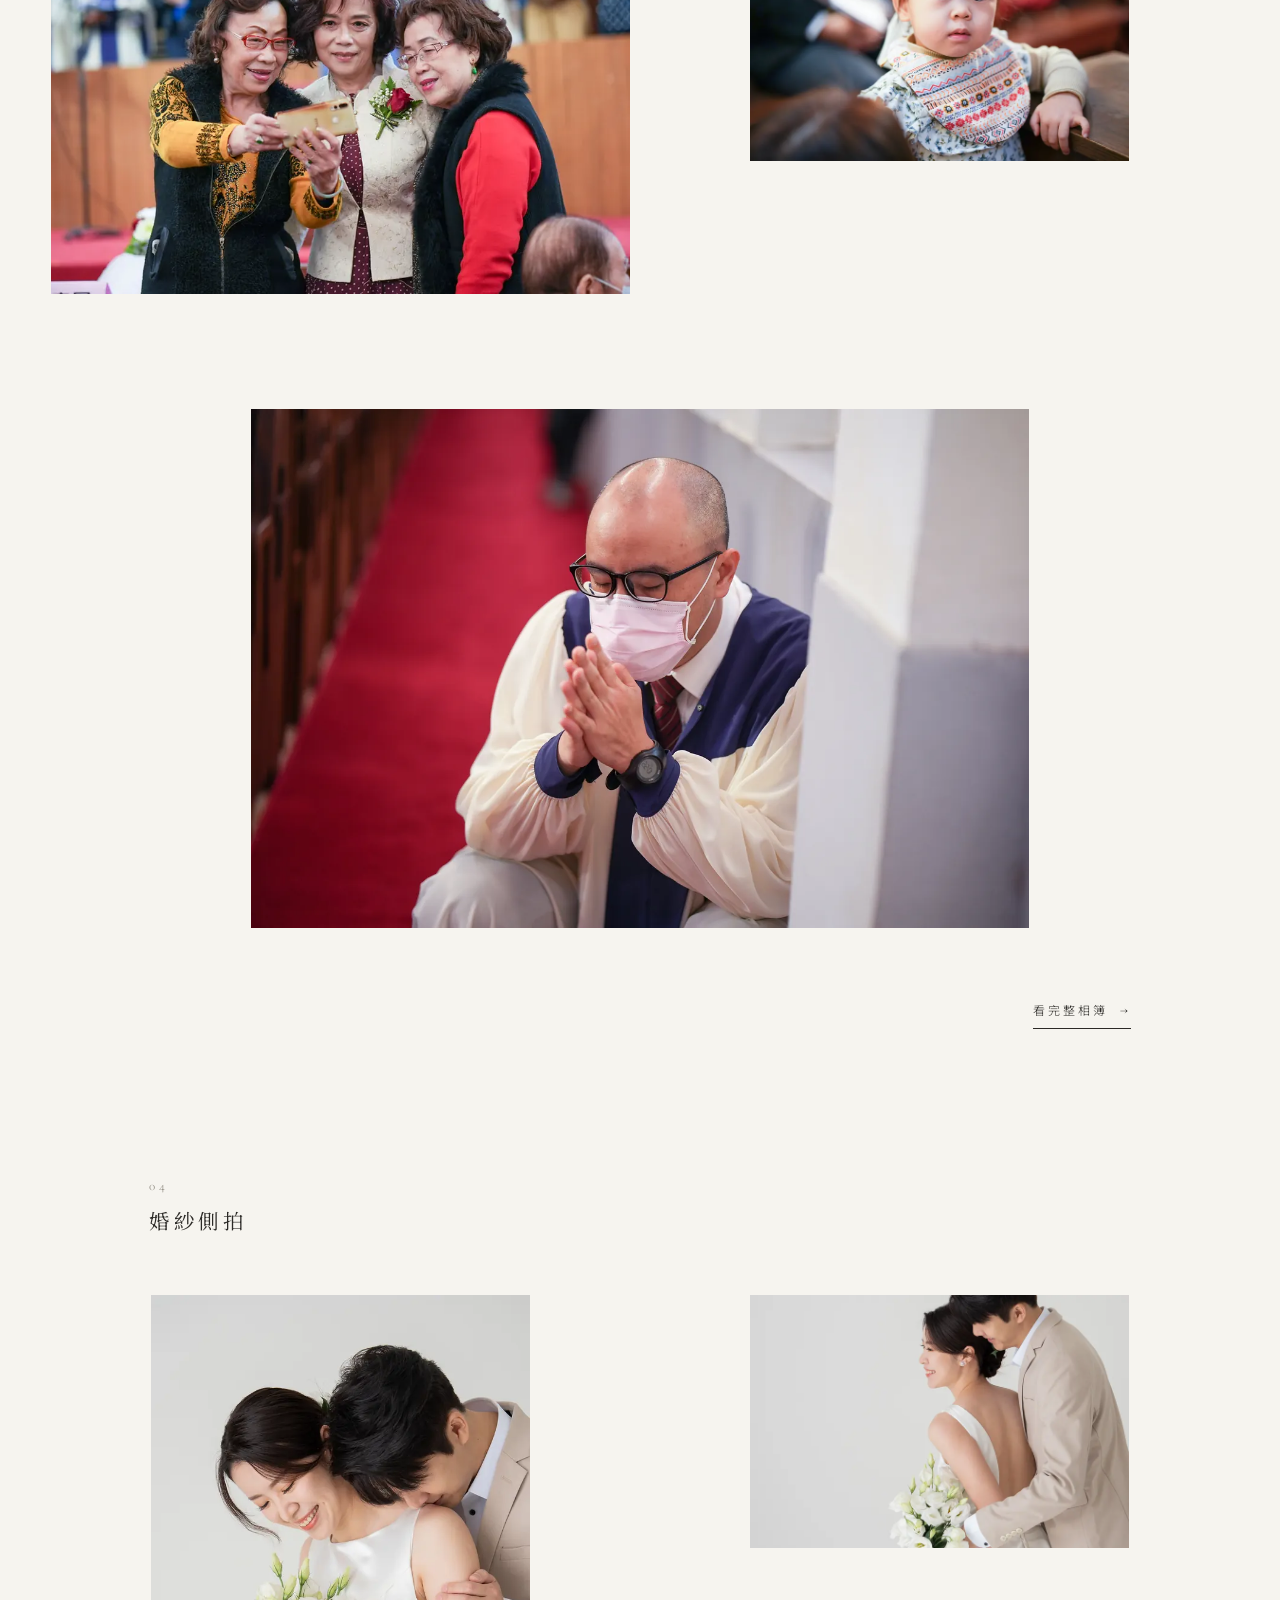
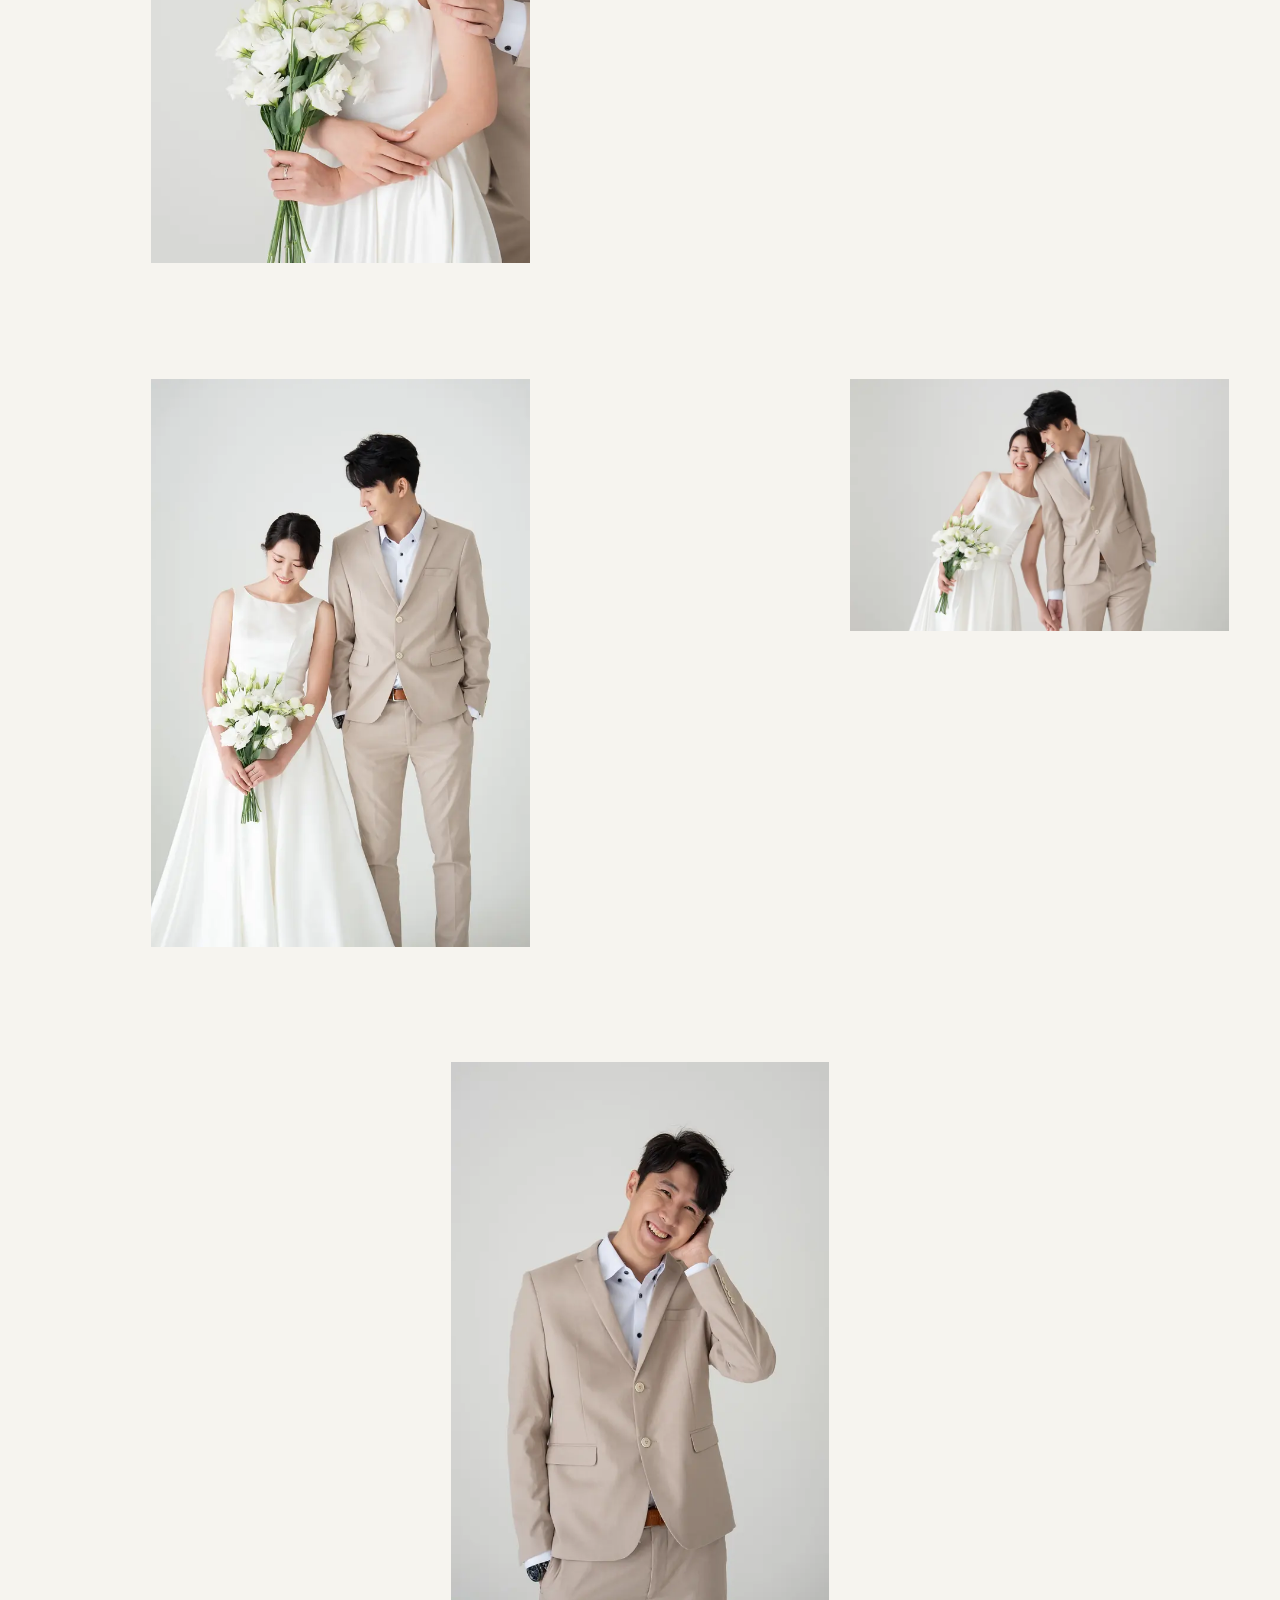
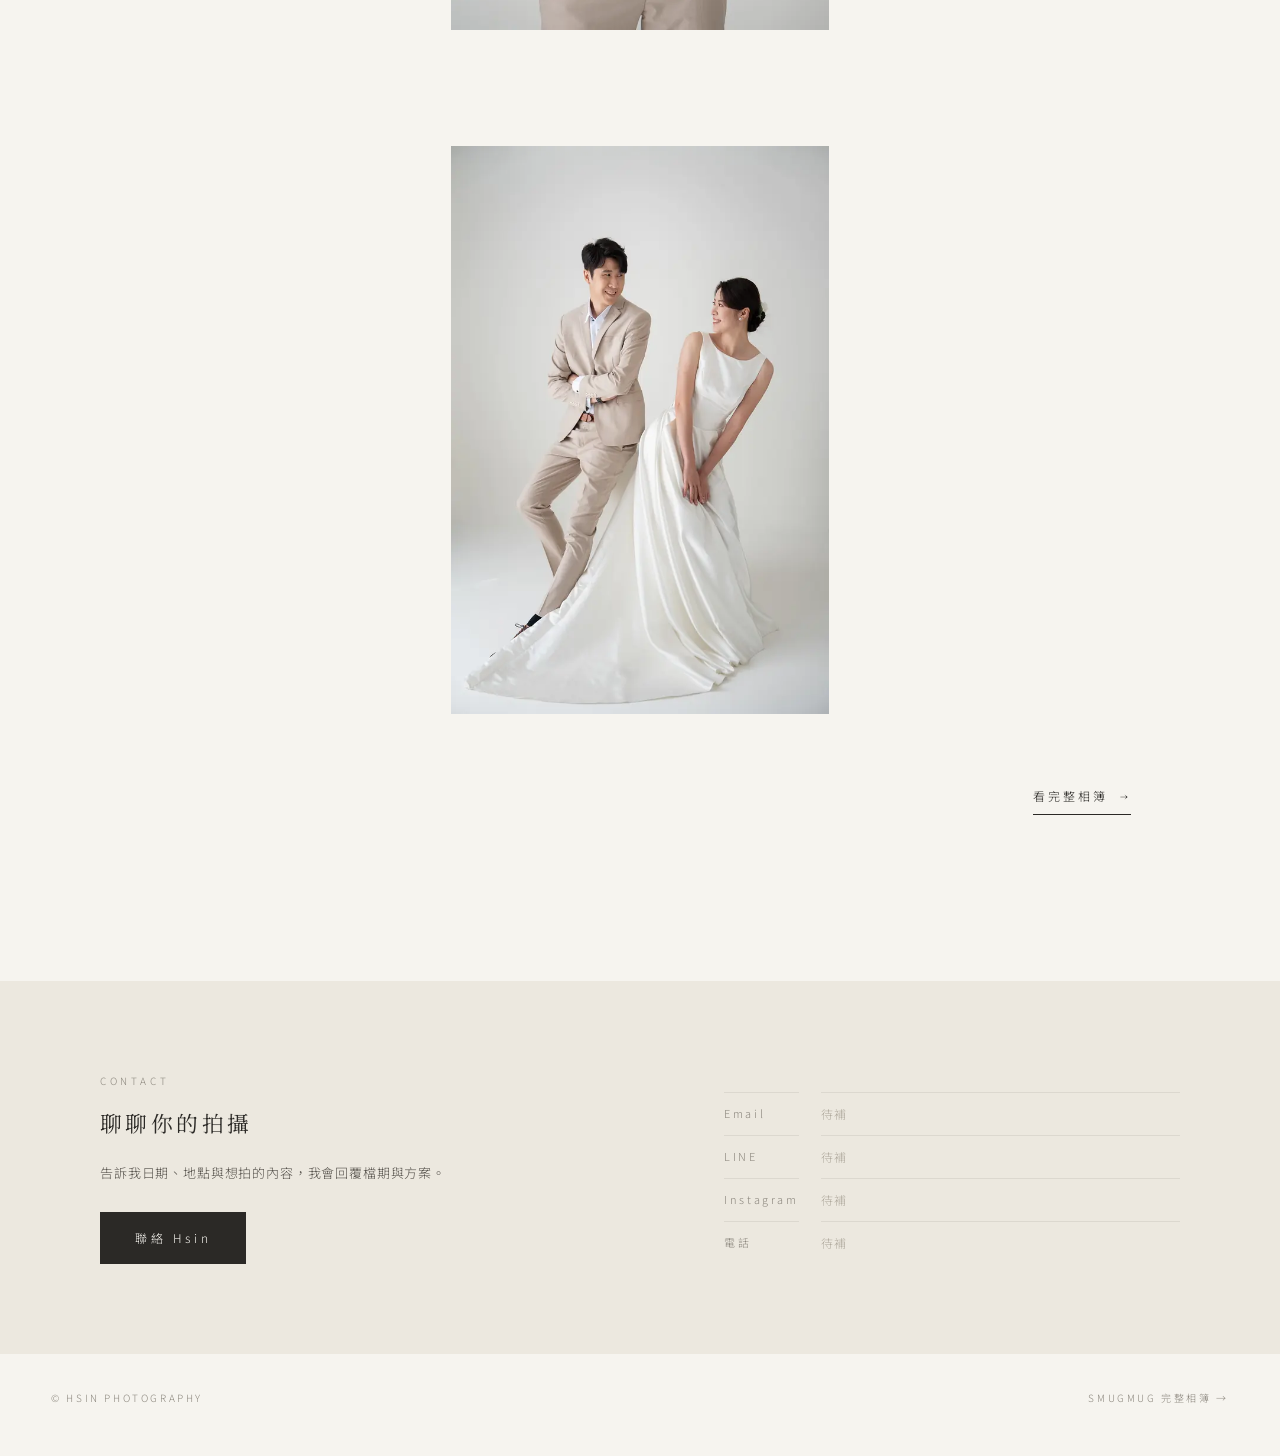
<file: wedding.html>
<!doctype html>
<html lang="zh-Hant">
<head>
<meta charset="utf-8">
<meta name="viewport" content="width=device-width, initial-scale=1, viewport-fit=cover">
<title>婚禮紀實 — Hsin Photography</title>
<meta name="description" content="Hsin 的婚禮紀實作品。">
<meta name="robots" content="noindex">
<link rel="preconnect" href="https://fonts.googleapis.com">
<link rel="preconnect" href="https://fonts.gstatic.com" crossorigin>
<link href="https://fonts.googleapis.com/css2?family=Cormorant+Garamond:wght@400;500&family=Noto+Sans+TC:wght@300;400&family=Noto+Serif+TC:wght@300;400&display=swap" rel="stylesheet">
<link rel="stylesheet" href="css/style.css">
</head>
<body data-page="wedding">

<!-- 內容由 js/data.js 的 CATS.wedding 產生 -->
<main class="wrap" data-category></main>

<footer class="site-foot">
  <span>© HSIN PHOTOGRAPHY</span>
  <a href="https://lovemore.smugmug.com/Wedding" target="_blank" rel="noopener">SMUGMUG 完整相簿 →</a>
</footer>

<script src="js/meifu.js"></script>
<script src="js/sets.js"></script>
<script src="js/data.js"></script>
<script src="js/pub.js"></script>
<script src="js/app.js"></script>
</body>
</html>
</file>
<file: css/style.css>
:root {
  --paper: #f6f4ef;
  --ink: #2b2926;
  --muted: #8b867d;
  --line: #dcd8cf;
  --serif: "Cormorant Garamond", "Noto Serif TC", "PMingLiU", serif;
  --sans: "Noto Sans TC", "PingFang TC", "Microsoft JhengHei", sans-serif;
  --gutter: clamp(16px, 4vw, 56px);
  --ease: cubic-bezier(.22, .61, .36, 1);
}

* { box-sizing: border-box; }
html { scroll-behavior: smooth; -webkit-text-size-adjust: 100%; }
body {
  margin: 0;
  background: var(--paper);
  color: var(--ink);
  font-family: var(--sans);
  font-weight: 300;
  font-size: 14px;
  line-height: 2;
  letter-spacing: .06em;
  -webkit-font-smoothing: antialiased;
}
img { display: block; max-width: 100%; }
a { color: inherit; text-decoration: none; }
p { margin: 0 0 1.2em; }
h1, h2, h3 { font-weight: 400; margin: 0; }

/* ---------- header ---------- */
.site-head {
  position: fixed; inset: 0 0 auto 0; z-index: 50;
  display: flex; align-items: center; justify-content: space-between;
  padding: 18px var(--gutter);
  color: #fff;
  transition: color .5s var(--ease), background-color .5s var(--ease), padding .5s var(--ease);
}
.site-head.solid {
  color: var(--ink);
  background: rgba(246, 244, 239, .92);
  backdrop-filter: blur(8px);
  padding-top: 12px; padding-bottom: 12px;
}
.brand { font-family: var(--serif); font-size: 24px; letter-spacing: .12em; line-height: 1; }
.brand small { font-family: var(--sans); font-size: 10px; letter-spacing: .3em; margin-left: 10px; opacity: .8; }
.nav { display: flex; gap: clamp(16px, 3vw, 40px); font-size: 12px; letter-spacing: .2em; align-items: center; }
.nav a { padding: 6px 0; position: relative; }
.nav a::after {
  content: ""; position: absolute; left: 0; right: 0; bottom: 2px; height: 1px;
  background: currentColor; transform: scaleX(0); transform-origin: left;
  transition: transform .5s var(--ease);
}
.nav a:hover::after { transform: scaleX(1); }
.nav a.cur::after { transform: scaleX(1); }
.head-r { display: flex; align-items: center; gap: 14px; font-size: 12px; letter-spacing: .2em; }
.nav-cta { border: 1px solid currentColor; padding: 6px 16px; transition: background-color .4s, color .4s, border-color .4s; }
.nav-cta:hover { background: var(--ink); border-color: var(--ink); color: var(--paper); }
.site-head:not(.solid) .nav-cta:hover { background: #fff; border-color: #fff; color: var(--ink); }
.menu-btn { display: none; appearance: none; background: none; border: 0; color: inherit; font: inherit; font-size: 11px; letter-spacing: .26em; padding: 8px 0 8px 4px; cursor: pointer; }
.site-head.menu-open { color: var(--ink); background: transparent; backdrop-filter: none; }
.menu {
  position: fixed; inset: 0; z-index: 45; background: var(--paper);
  display: flex; align-items: center; justify-content: center;
  opacity: 0; pointer-events: none; transition: opacity .6s var(--ease);
}
.menu.on { opacity: 1; pointer-events: auto; }
.menu nav { display: flex; flex-direction: column; align-items: center; gap: 4px; padding-top: 56px; max-height: 100%; overflow-y: auto; }
.menu a { font-family: var(--serif); font-size: 19px; letter-spacing: .3em; padding: 10px 20px; opacity: 0; transform: translateY(10px); transition: opacity .7s var(--ease), transform .7s var(--ease); }
.menu.on a { opacity: 1; transform: none; }
.menu.on a:nth-child(2) { transition-delay: .05s; } .menu.on a:nth-child(3) { transition-delay: .1s; }
.menu.on a:nth-child(4) { transition-delay: .15s; } .menu.on a:nth-child(5) { transition-delay: .2s; }
.menu.on a:nth-child(6) { transition-delay: .25s; } .menu.on a:nth-child(7) { transition-delay: .3s; }
@media (max-width: 1020px) {
  .site-head .nav { display: none; }
  .menu-btn { display: block; }
}

/* ---------- hero ---------- */
.hero {
  position: relative;
  height: min(100svh, 62vw);
  min-height: 420px;
  overflow: hidden;
  background: #1d1b19;
}
.hero .slide {
  position: absolute; inset: 0;
  opacity: 0;
  transition: opacity 1.2s ease;
}
.hero .slide.on { opacity: 1; }
.hero .slide img {
  width: 100%; height: 100%; object-fit: cover;
  object-position: var(--pos, 50% 40%);
}
/* 輪播中照片緩慢放大：6.3 秒放大 8%（範例站為 5 秒 5%） */
.hero .slide.zoom img { animation: heroZoom 6.3s linear forwards; }
@keyframes heroZoom { from { transform: scale(1); } to { transform: scale(1.08); } }
.hero::after {
  content: ""; position: absolute; inset: 0; pointer-events: none;
  background: linear-gradient(180deg, rgba(0,0,0,.28) 0, rgba(0,0,0,0) 22%, rgba(0,0,0,0) 62%, rgba(0,0,0,.38) 100%);
}
.hero-cap {
  position: absolute; z-index: 2; left: var(--gutter); bottom: clamp(24px, 5vw, 56px);
  color: #fff; max-width: 30em;
}
.hero-cap .kicker { font-size: 11px; letter-spacing: .34em; opacity: .9; }
.hero-cap h1 { font-family: var(--serif); font-size: clamp(20px, 2.2vw, 28px); letter-spacing: .14em; line-height: 1.7; margin-top: 6px; }
.hero-cap .meta { font-size: 12px; letter-spacing: .2em; opacity: .9; margin-top: 4px; }
.hero-scroll {
  position: absolute; z-index: 2; right: var(--gutter); bottom: clamp(24px, 5vw, 56px);
  color: #fff; font-size: 10px; letter-spacing: .34em; writing-mode: vertical-rl;
  display: flex; align-items: center; gap: 10px;
}
.hero-scroll::after { content: ""; width: 1px; height: 46px; background: currentColor; opacity: .7; animation: drip 2.6s var(--ease) infinite; transform-origin: top; }
@keyframes drip { 0% { transform: scaleY(0); } 55% { transform: scaleY(1); } 100% { transform: scaleY(1); opacity: 0; } }

/* ---------- layout ---------- */
.wrap { padding: 0 var(--gutter); }
.row {
  display: grid; grid-template-columns: repeat(12, 1fr);
  column-gap: clamp(10px, 1.6vw, 24px);
  align-items: start;
  margin-top: var(--gap, clamp(48px, 9vw, 130px));
}
.row > * { grid-column: var(--c, 1 / -1); margin-top: var(--mt, 0); min-width: 0; }
.bleed { margin-top: var(--gap, clamp(48px, 9vw, 130px)); }

.ph { margin: 0; }
.ph .frame { display: block; overflow: hidden; background: #e9e5dc; aspect-ratio: 3 / 2; }
.ph.p .frame { aspect-ratio: 2 / 3; }
.ph img { width: 100%; height: 100%; object-fit: cover; opacity: 0; transition: opacity 1.2s ease; }
.ph img.loaded { opacity: 1; }
.ph figcaption { font-size: 11px; letter-spacing: .18em; color: var(--muted); margin-top: 10px; line-height: 1.8; }
.ph[data-zoom] .frame { cursor: zoom-in; }

.txt { max-width: 30em; }
.txt .label, .label { font-size: 10px; letter-spacing: .36em; color: var(--muted); display: block; margin-bottom: 14px; }
.txt h2, .h2 { font-family: var(--serif); font-size: clamp(18px, 1.7vw, 22px); letter-spacing: .16em; line-height: 1.9; margin-bottom: 14px; }
.txt p { font-size: 13px; color: #55514b; }
.more {
  display: inline-flex; align-items: center; gap: 12px;
  font-size: 12px; letter-spacing: .24em; padding: 6px 0; border-bottom: 1px solid var(--ink);
  transition: gap .5s var(--ease), opacity .3s;
}
.more:hover { gap: 20px; }
.more::after { content: "→"; font-family: var(--serif); }

a.work { display: block; }
a.work .frame img { transition: opacity 1.2s ease, transform 1.6s var(--ease); }
a.work:hover .frame img { transform: scale(1.025); }
.work-cap { display: flex; justify-content: space-between; gap: 12px; align-items: baseline; margin-top: 10px; font-size: 12px; letter-spacing: .16em; }
.work-cap span:last-child { color: var(--muted); font-size: 10px; letter-spacing: .3em; white-space: nowrap; }

.chapter { text-align: center; margin-top: clamp(72px, 12vw, 170px); }
.chapter .no { font-family: var(--serif); font-size: 13px; letter-spacing: .3em; color: var(--muted); }
.chapter h2 { font-family: var(--serif); font-size: clamp(17px, 1.6vw, 21px); letter-spacing: .3em; margin-top: 6px; }
.chapter p { font-size: 12px; color: var(--muted); margin: 8px auto 0; max-width: 26em; }
.chapter + .row, .chapter + .bleed { --gap: clamp(32px, 5vw, 64px); }

/* ---------- reveal ---------- */
.rv { opacity: 0; transform: translateY(26px); transition: opacity 1.1s var(--ease), transform 1.3s var(--ease); transition-delay: var(--d, 0s); }
.rv.in { opacity: 1; transform: none; }

/* ---------- inquiry ---------- */
.inquiry { margin-top: clamp(80px, 13vw, 190px); padding: clamp(56px, 8vw, 110px) var(--gutter); background: #ece8df; }
.inquiry-in { display: grid; grid-template-columns: 5fr 6fr; gap: clamp(28px, 6vw, 96px); max-width: 1080px; margin: 0 auto; align-items: start; }
.steps { list-style: none; padding: 0; margin: 22px 0 0; font-size: 12px; color: #55514b; }
.steps li { display: flex; gap: 14px; padding: 8px 0; border-top: 1px solid var(--line); }
.steps li b { font-family: var(--serif); font-weight: 400; color: var(--muted); letter-spacing: .1em; }
form.ask { display: grid; grid-template-columns: 1fr 1fr; gap: 18px 20px; }
form.ask label { display: block; font-size: 11px; letter-spacing: .2em; color: var(--muted); }
form.ask .full { grid-column: 1 / -1; }
form.ask input, form.ask select, form.ask textarea {
  width: 100%; margin-top: 4px; padding: 9px 0; border: 0; border-bottom: 1px solid #b9b4a9;
  background: transparent; font: inherit; font-size: 16px; letter-spacing: .04em; color: var(--ink); border-radius: 0;
}
form.ask textarea { resize: vertical; min-height: 84px; line-height: 1.7; }
form.ask input:focus, form.ask select:focus, form.ask textarea:focus { outline: none; border-bottom-color: var(--ink); }
.btn {
  appearance: none; border: 1px solid var(--ink); background: var(--ink); color: var(--paper);
  font: inherit; font-size: 12px; letter-spacing: .3em; padding: 13px 34px; cursor: pointer;
  transition: background-color .4s, color .4s;
}
.btn:hover { background: transparent; color: var(--ink); }
.form-note { font-size: 11px; color: var(--muted); align-self: center; }
.form-note.err { color: #a3402f; }
.btn:disabled { opacity: .55; cursor: progress; }
.ask .hp { position: absolute; left: -9999px; width: 1px; height: 1px; opacity: 0; }
.sent { display: none; padding: 26px 0; }
.sent.on { display: block; }

.site-foot { padding: 34px var(--gutter) 48px; display: flex; justify-content: space-between; gap: 16px; flex-wrap: wrap; font-size: 10px; letter-spacing: .26em; color: var(--muted); }

/* mobile sticky inquiry */
.sticky-ask {
  position: fixed; left: 0; right: 0; bottom: 0; z-index: 40;
  display: none; justify-content: center;
  padding: 10px 16px calc(10px + env(safe-area-inset-bottom));
  background: rgba(246, 244, 239, .94); backdrop-filter: blur(8px); border-top: 1px solid var(--line);
  transform: translateY(100%); transition: transform .6s var(--ease);
}
.sticky-ask.show { transform: none; }
.sticky-ask a { display: block; width: 100%; text-align: center; background: var(--ink); color: var(--paper); font-size: 12px; letter-spacing: .3em; padding: 11px; }

/* ---------- case page ---------- */
.case-intro { display: grid; grid-template-columns: repeat(12, 1fr); column-gap: clamp(10px, 1.6vw, 24px); margin-top: clamp(48px, 8vw, 110px); }
.case-intro .facts { grid-column: 2 / 5; font-size: 11px; letter-spacing: .2em; color: var(--muted); }
.case-intro .facts dl { margin: 0; display: grid; grid-template-columns: auto 1fr; gap: 6px 18px; }
.case-intro .facts dd { margin: 0; color: var(--ink); }
.case-intro .txt { grid-column: 6 / 11; }
.next { text-align: center; margin-top: clamp(80px, 13vw, 180px); }
.next .h2 { margin-bottom: 26px; }
.next .links { display: flex; gap: 28px; justify-content: center; align-items: center; flex-wrap: wrap; }
.btn-line { display: inline-block; border: 1px solid var(--ink); padding: 13px 34px; font-size: 12px; letter-spacing: .3em; background: var(--ink); color: var(--paper); transition: background-color .4s, color .4s; }
.btn-line:hover { background: transparent; color: var(--ink); }

/* lightbox */
.lb { position: fixed; inset: 0; z-index: 100; background: rgba(24, 22, 20, .96); display: flex; align-items: center; justify-content: center; opacity: 0; pointer-events: none; transition: opacity .6s ease; }
.lb.on { opacity: 1; pointer-events: auto; }
.lb img { max-width: 94vw; max-height: 88svh; opacity: 0; transition: opacity .7s ease; }
.lb img.loaded { opacity: 1; }
.lb button { position: absolute; background: none; border: 0; color: #fff; font-family: var(--serif); font-size: 26px; cursor: pointer; padding: 16px 20px; opacity: .8; }
.lb button:hover { opacity: 1; }
.lb .x { top: 4px; right: 6px; }
.lb .pv { left: 4px; top: 50%; transform: translateY(-50%); }
.lb .nx { right: 4px; top: 50%; transform: translateY(-50%); }
.lb .count { position: absolute; bottom: 14px; left: 0; right: 0; text-align: center; color: #fff; opacity: .6; font-size: 10px; letter-spacing: .3em; }

/* ---------- mobile ---------- */
@media (max-width: 760px) {
  body { font-size: 13px; }
  .brand { font-size: 21px; }
  .brand small { display: none; }
  .head-r { gap: 10px; font-size: 11px; letter-spacing: .14em; }
  .nav-cta { padding: 5px 12px; }
  .hero { height: auto; min-height: 0; aspect-ratio: 4 / 5; }
  .hero.land { aspect-ratio: 3 / 2; margin-top: 0; }
  .hero-scroll { display: none; }
  .row { grid-template-columns: repeat(6, 1fr); row-gap: clamp(28px, 8vw, 44px); margin-top: var(--mgap, clamp(44px, 13vw, 72px)); }
  .row > * { grid-column: var(--mc, 1 / -1); margin-top: var(--mmt, 0); }
  .row > .full-m { margin-left: calc(var(--gutter) * -1); margin-right: calc(var(--gutter) * -1); }
  .inquiry-in { grid-template-columns: 1fr; }
  form.ask { grid-template-columns: 1fr; }
  .case-intro { display: block; }
  .case-intro .facts { margin-bottom: 28px; }
  .sticky-ask { display: flex; }
  .lb button.pv, .lb button.nx { top: auto; bottom: 0; transform: none; }
}

@media (prefers-reduced-motion: reduce) {
  html { scroll-behavior: auto; }
  .rv { opacity: 1; transform: none; transition: none; }
  .hero .slide.zoom img { animation: none; }
  .hero-scroll::after { animation: none; }
}

/* ---------- 分類頁 ---------- */
.page-head { padding-top: clamp(120px, 16vw, 200px); max-width: 34em; margin-left: calc(100% / 12); }
.page-head h1 { font-family: var(--serif); font-size: clamp(22px, 2.3vw, 30px); letter-spacing: .26em; line-height: 1.6; }
.page-head p { font-size: 13px; color: #55514b; margin-top: 14px; }
.tabs { display: inline-flex; gap: 26px; margin-top: 22px; border-bottom: 1px solid var(--line); }
.tabs button { appearance: none; background: none; border: 0; font: inherit; font-size: 12px; letter-spacing: .3em; color: var(--muted); padding: 8px 2px; margin-bottom: -1px; border-bottom: 1px solid transparent; cursor: pointer; transition: color .4s, border-color .4s; }
.tabs button.on { color: var(--ink); border-bottom-color: var(--ink); }
.pane { display: none; }
.pane.on { display: block; animation: paneIn .9s var(--ease); }
@keyframes paneIn { from { opacity: 0; transform: translateY(14px); } to { opacity: 1; transform: none; } }
.album-head { margin-top: clamp(72px, 11vw, 150px); margin-left: calc(100% / 12); }
.pane > .album-head:first-child { margin-top: clamp(48px, 7vw, 90px); }
.album-head .no { font-family: var(--serif); font-size: 13px; letter-spacing: .3em; color: var(--muted); }
.album-head h2 { font-family: var(--serif); font-size: clamp(17px, 1.6vw, 21px); letter-spacing: .22em; margin-top: 4px; }
.album-head p { font-size: 12px; color: var(--muted); margin: 4px 0 0; letter-spacing: .16em; }
.album-head + .row { --gap: clamp(28px, 4vw, 52px); --mgap: 26px; }
.album-more { margin-top: clamp(32px, 5vw, 64px); text-align: right; padding-right: calc(100% / 12); }

.films { display: grid; grid-template-columns: repeat(12, 1fr); column-gap: clamp(10px, 1.6vw, 24px); margin-top: clamp(48px, 7vw, 90px); }
.film { grid-column: 1 / 8; }
.film:nth-child(even) { grid-column: 8 / 13; margin-top: 12vw; }
.film:nth-child(n+3) { margin-top: clamp(40px, 7vw, 100px); }
.film:nth-child(4n+3) { grid-column: 2 / 7; }
.film:nth-child(4n) { grid-column: 7 / 13; margin-top: 16vw; }
.film-frame { position: relative; display: block; width: 100%; aspect-ratio: 16 / 9; background: #e9e5dc; border: 0; padding: 0; overflow: hidden; cursor: pointer; }
.film-frame img, .film-frame iframe { position: absolute; inset: 0; width: 100%; height: 100%; object-fit: cover; border: 0; }
.film-frame img { transition: transform 1.6s var(--ease); }
.film-frame:hover img { transform: scale(1.025); }
.film-frame i { position: absolute; left: 50%; top: 50%; width: 58px; height: 58px; margin: -29px 0 0 -29px; border: 1px solid #fff; border-radius: 50%; }
.film-frame i::after { content: ""; position: absolute; left: 24px; top: 20px; border: 8px solid transparent; border-left: 13px solid #fff; border-right: 0; }
.film.empty .film-frame { cursor: default; display: flex; align-items: center; justify-content: center; border: 1px dashed #c9c4b8; background: transparent; }
.film.empty .film-frame span { font-size: 11px; letter-spacing: .3em; color: var(--muted); }

/* ---------- 聯絡區 ---------- */
.contact { margin-top: clamp(80px, 13vw, 190px); padding: clamp(48px, 7vw, 96px) var(--gutter); background: #ece8df; }
.contact-in { display: grid; grid-template-columns: 6fr 5fr; gap: clamp(28px, 6vw, 96px); max-width: 1080px; margin: 0 auto; align-items: end; }
.contact p { font-size: 13px; color: #55514b; margin-bottom: 26px; }
.contact-list { margin: 0; display: grid; grid-template-columns: auto 1fr; gap: 0 22px; font-size: 12px; letter-spacing: .14em; }
.contact-list dt, .contact-list dd { margin: 0; padding: 9px 0; border-top: 1px solid var(--line); }
.contact-list dt { color: var(--muted); font-size: 11px; letter-spacing: .24em; }
.contact-list a { border-bottom: 1px solid currentColor; }
.contact-list .tbd { color: #b0aa9e; }
.inquiry .contact-list { margin-top: 26px; }

/* 首頁分類入口 */
.cat-cap { display: flex; justify-content: space-between; align-items: baseline; gap: 12px; margin-top: 12px; }
.cat-cap b { font-family: var(--serif); font-weight: 400; font-size: 16px; letter-spacing: .24em; }
.cat-cap span { font-size: 10px; letter-spacing: .3em; color: var(--muted); white-space: nowrap; }

@media (max-width: 760px) {
  .page-head, .album-head { margin-left: 0; }
  .album-more { padding-right: 0; }
  .films { display: block; }
  .film, .film:nth-child(n) { margin-top: 36px; }
  .contact-in { grid-template-columns: 1fr; align-items: start; }
}

/* ---------- 手機首屏：滿版、往下滑提示、內容像一張紙蓋上來 ---------- */
@media (max-width: 760px) {
  .hero:not(.land) { position: sticky; top: 0; z-index: 0; height: 100vh; height: 100svh; min-height: 460px; aspect-ratio: auto; }
  /* 後面的內容疊在首屏上方往上推，首屏留在原地慢慢變暗 */
  .hero:not(.land) ~ main, .hero:not(.land) ~ .inquiry, .hero:not(.land) ~ .site-foot { position: relative; z-index: 1; }
  .hero:not(.land) ~ main { background: var(--paper); padding-top: 1px; padding-bottom: clamp(80px, 13vw, 190px); box-shadow: 0 -24px 48px rgba(20, 18, 16, .22); }
  .hero:not(.land) ~ .inquiry { margin-top: 0; }
  .hero:not(.land) ~ .site-foot { background: var(--paper); }
  .hero:not(.land)::after { background-color: rgba(24, 22, 20, calc(var(--p, 0) * .55)); }
  .hero:not(.land) .slide { transform: translateY(calc(var(--p, 0) * -5vh)); }
  .hero:not(.land) .hero-cap {
    bottom: calc(118px + env(safe-area-inset-bottom, 0px));
    transform: translateY(calc(var(--p, 0) * -48px)); opacity: calc(1 - var(--p, 0) * 2.2);
  }
  /* 往下滑提示：一顆小光點沿著細線往下落，點了會滑到自介 */
  .hero:not(.land) .hero-scroll {
    display: flex; flex-direction: column; writing-mode: horizontal-tb; gap: 12px;
    left: 50%; right: auto; bottom: calc(22px + env(safe-area-inset-bottom, 0px));
    transform: translateX(-50%); padding: 10px 24px 0; cursor: pointer;
    font-size: 9px; letter-spacing: .42em; text-indent: .42em;
    opacity: calc(.92 - var(--p, 0) * 5);
  }
  .hero:not(.land) .hero-scroll::after {
    width: 1px; height: 52px; opacity: 1; transform: none; animation: none;
    background: linear-gradient(180deg, rgba(255,255,255,.75), rgba(255,255,255,.12));
  }
  .hero:not(.land) .hero-scroll::before {
    content: ""; position: absolute; left: 50%; bottom: 46px; width: 5px; height: 5px; margin-left: -2.5px;
    border-radius: 50%; background: #fff; box-shadow: 0 0 10px rgba(255,255,255,.7);
    animation: cueDrop 2.4s var(--ease) infinite;
  }
}
@keyframes cueDrop {
  0% { transform: translateY(0); opacity: 0; }
  18% { opacity: 1; }
  78% { opacity: 1; }
  100% { transform: translateY(46px); opacity: 0; }
}
@media (prefers-reduced-motion: reduce) {
  .hero .hero-scroll::before { animation: none; opacity: 1; }
  .hero:not(.land) .slide, .hero:not(.land) .hero-cap { transform: none; }
}
</file>
